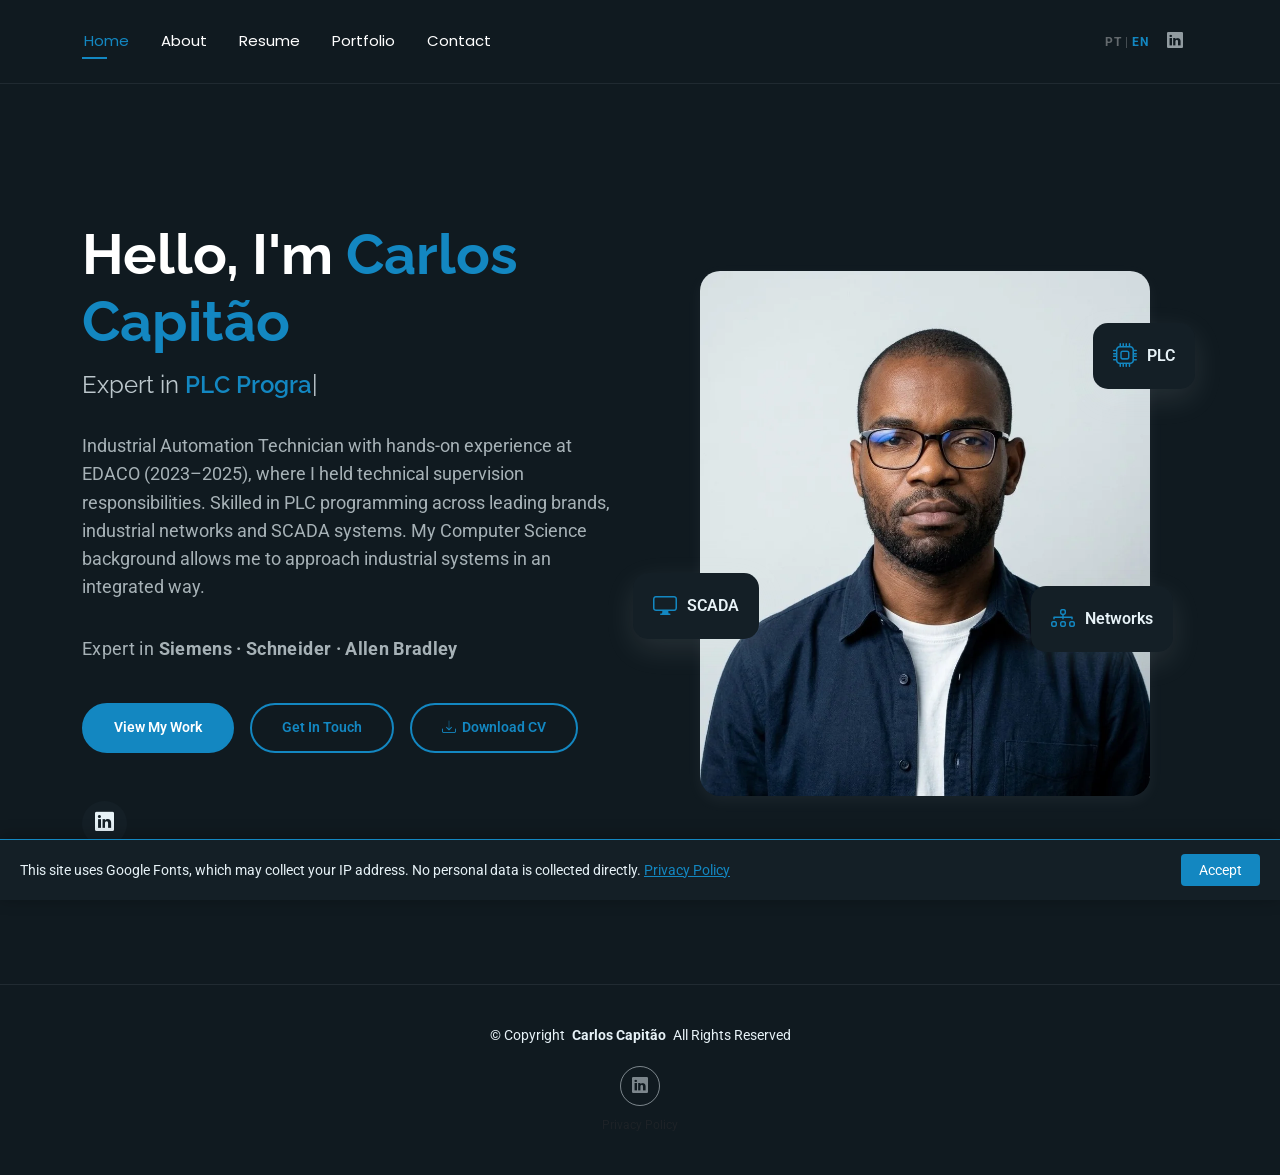
<file: index.html>
<!DOCTYPE html>
<html lang="en" data-lang="en">

<head>
  <meta charset="utf-8">
  <meta content="width=device-width, initial-scale=1.0" name="viewport">
  <title>Carlos Capitão | Industrial Automation Technician</title>
  <meta name="description" content="Carlos Capitão – Industrial Automation Technician specialising in PLC programming, SCADA systems and industrial networks. Based in Luanda, Angola.">
  <meta name="keywords" content="Carlos Capitão, Industrial Automation, PLC, SCADA, HMI, Siemens, Schneider, Allen Bradley, Luanda, Angola">
  <meta name="robots" content="index, follow">
  <link rel="canonical" href="https://carloscapitao.cc-computacao.com/index.html">

  <!-- Open Graph -->
  <meta property="og:title" content="Carlos Capitão | Industrial Automation Technician">
  <meta property="og:description" content="Industrial Automation Technician specialising in PLC programming, SCADA systems and industrial networks. Based in Luanda, Angola.">
  <meta property="og:url" content="https://carloscapitao.cc-computacao.com/index.html">
  <meta property="og:type" content="website">
  <meta property="og:image" content="https://carloscapitao.cc-computacao.com/assets/img/profile/carlos-capitao.webp">

  <!-- Twitter Card -->
  <meta name="twitter:card" content="summary_large_image">
  <meta name="twitter:title" content="Carlos Capitão | Industrial Automation Technician">
  <meta name="twitter:description" content="Industrial Automation Technician specialising in PLC programming, SCADA systems and industrial networks.">
  <meta name="twitter:image" content="https://carloscapitao.cc-computacao.com/assets/img/profile/carlos-capitao.webp">

  <!-- Favicons -->
  <link href="assets/img/profile/carlos-capitao.webp" rel="icon">
  <link href="assets/img/apple-touch-icon.png" rel="apple-touch-icon">
  <link rel="preload" as="image" href="assets/img/profile/carlos-capitao.webp">

  <!-- Fonts -->
  <link href="https://fonts.googleapis.com" rel="preconnect">
  <link href="https://fonts.gstatic.com" rel="preconnect" crossorigin>
  <link href="https://fonts.googleapis.com/css2?family=Roboto:ital,wght@0,100;0,300;0,400;0,500;0,700;0,900;1,100;1,300;1,400;1,500;1,700;1,900&family=Poppins:ital,wght@0,100;0,200;0,300;0,400;0,500;0,600;0,700;0,800;0,900;1,100;1,200;1,300;1,400;1,500;1,600;1,700;1,800;1,900&family=Raleway:ital,wght@0,100;0,200;0,300;0,400;0,500;0,600;0,700;0,800;0,900;1,100;1,200;1,300;1,400;1,500;1,600;1,700;1,800;1,900&display=swap" rel="stylesheet">

  <!-- Vendor CSS Files -->
  <link href="assets/vendor/bootstrap/css/bootstrap.min.css" rel="stylesheet">
  <link href="assets/vendor/bootstrap-icons/bootstrap-icons.css" rel="stylesheet">
  <link href="assets/vendor/aos/aos.css" rel="stylesheet">
  <link href="assets/vendor/swiper/swiper-bundle.min.css" rel="stylesheet">
  <link href="assets/vendor/glightbox/css/glightbox.min.css" rel="stylesheet">

  <!-- Main CSS File -->
  <link href="assets/css/main.css" rel="stylesheet">
</head>

<body class="index-page">

  <header id="header" class="header d-flex align-items-center light-background sticky-top">
    <div class="container position-relative d-flex align-items-center justify-content-between">

      <nav id="navmenu" class="navmenu">
        <ul>
          <li><a href="index.html" class="active"><span data-en>Home</span><span data-pt>Início</span></a></li>
          <li><a href="about.html"><span data-en>About</span><span data-pt>Sobre</span></a></li>
          <li><a href="resume.html"><span data-en>Resume</span><span data-pt>Currículo</span></a></li>
          <li><a href="portfolio.html"><span data-en>Portfolio</span><span data-pt>Portfólio</span></a></li>
          <li><a href="contact.html"><span data-en>Contact</span><span data-pt>Contacto</span></a></li>
        </ul>
        <i class="mobile-nav-toggle d-xl-none bi bi-list"></i>
      </nav>

      <div class="header-social-links">
        <button class="lang-toggle" onclick="toggleLang()"><span class="lang-pt">PT</span><span class="lang-sep"> | </span><span class="lang-en">EN</span></button>
        <a href="https://linkedin.com/in/carlosccdomingos" class="linkedin" target="_blank" rel="noopener"><i class="bi bi-linkedin"></i></a>

      </div>

    </div>
  </header>

  <main class="main">

    <!-- Hero Section -->
    <section id="hero" class="hero section">

      <div class="container" data-aos="fade-up" data-aos-delay="100">

        <div class="row gy-4 align-items-center">
          <div class="col-lg-6 order-2 order-lg-1">
            <div class="hero-content">
              <h1 data-aos="fade-up" data-aos-delay="200">
                <span data-en>Hello, I'm </span><span data-pt>Olá, sou </span><span class="highlight">Carlos Capitão</span>
              </h1>
              <h2 data-aos="fade-up" data-aos-delay="300">
                <span data-en>Expert in </span><span data-pt>Especialista em </span><span class="typed" data-typed-items="PLC Programming,Industrial Automation,SCADA Systems,HMI Development"></span>
              </h2>
              <p data-aos="fade-up" data-aos-delay="400">
                <span data-en>Industrial Automation Technician with hands-on experience at EDACO (2023–2025), where I held technical supervision responsibilities. Skilled in PLC programming across leading brands, industrial networks and SCADA systems. My Computer Science background allows me to approach industrial systems in an integrated way.</span><span data-pt>Técnico de Automação Industrial com experiência prática na EDACO (2023–2025), onde assumi responsabilidades de supervisão técnica. Especializado em programação de PLCs das principais marcas, redes industriais e sistemas SCADA. A minha formação em Informática permite-me abordar sistemas industriais de forma integrada.</span>
              </p>
              <p class="brands-line" data-aos="fade-up" data-aos-delay="450">
                <span data-en>Expert in </span><span data-pt>Especialista em </span><strong>Siemens · Schneider · Allen Bradley</strong>
              </p>
              <div class="hero-actions" data-aos="fade-up" data-aos-delay="500">
                <a href="portfolio.html" class="btn btn-primary"><span data-en>View My Work</span><span data-pt>Ver Projetos</span></a>
                <a href="contact.html" class="btn btn-outline"><span data-en>Get In Touch</span><span data-pt>Contactar</span></a>
                <span data-en><a href="assets/docs/CV_Carlos_Capitao_EN.pdf" download class="btn-download"><i class="bi bi-download"></i> Download CV</a></span>
                <span data-pt><a href="assets/docs/CV_Carlos_Capitao_PT.pdf" download class="btn-download"><i class="bi bi-download"></i> Download CV</a></span>
                <!-- PDFs a colocar em assets/docs/ -->
              </div>
              <div class="social-links" data-aos="fade-up" data-aos-delay="600">
                <a href="https://linkedin.com/in/carlosccdomingos" target="_blank" rel="noopener" aria-label="LinkedIn"><i class="bi bi-linkedin"></i></a>
              </div>
            </div>
          </div>
          <div class="col-lg-6 order-1 order-lg-2">
            <div class="hero-image" data-aos="zoom-in" data-aos-delay="300">
              <div class="image-wrapper">
                <img src="assets/img/profile/carlos-capitao.webp" alt="Carlos Capitão" class="img-fluid" loading="lazy">
                <div class="floating-elements">
                  <div class="floating-card design" data-aos="fade-left" data-aos-delay="700">
                    <i class="bi bi-cpu"></i>
                    <span>PLC</span>
                  </div>
                  <div class="floating-card code" data-aos="fade-right" data-aos-delay="800">
                    <i class="bi bi-display"></i>
                    <span>SCADA</span>
                  </div>
                  <div class="floating-card creativity" data-aos="fade-up" data-aos-delay="900">
                    <i class="bi bi-diagram-3"></i>
                    <span>Networks</span>
                  </div>
                </div>
              </div>
            </div>
          </div>
        </div>

      </div>

    </section><!-- /Hero Section -->

  </main>

  <footer id="footer" class="footer">

    <div class="container">
      <div class="copyright text-center">
        <p>© <span>Copyright</span> <strong class="px-1 sitename">Carlos Capitão</strong> <span>All Rights Reserved</span></p>
      </div>
      <div class="social-links d-flex justify-content-center">
        <a href="https://linkedin.com/in/carlosccdomingos" target="_blank" rel="noopener"><i class="bi bi-linkedin"></i></a>
      </div>
      <div class="text-center mt-2">
        <a href="privacy.html" class="text-muted small"><span data-en>Privacy Policy</span><span data-pt>Política de Privacidade</span></a>
      </div>
    </div>

  </footer>

  <!-- Cookie Banner -->
  <div id="cookie-banner" class="hidden">
    <p>
      <span data-en>This site uses Google Fonts, which may collect your IP address. No personal data is collected directly. <a href="privacy.html">Privacy Policy</a></span>
      <span data-pt>Este site utiliza Google Fonts, que pode recolher o seu endereço IP. Nenhum dado pessoal é recolhido diretamente. <a href="privacy.html">Política de Privacidade</a></span>
    </p>
    <button id="cookie-accept" class="btn-cookie">
      <span data-en>Accept</span><span data-pt>Aceitar</span>
    </button>
  </div>

  <!-- Scroll Top -->
  <a href="#" id="scroll-top" class="scroll-top d-flex align-items-center justify-content-center"><i class="bi bi-arrow-up-short"></i></a>

  <!-- Preloader -->
  <div id="preloader"></div>

  <!-- Vendor JS Files -->
  <script src="assets/vendor/bootstrap/js/bootstrap.bundle.min.js" defer></script>
  <script src="assets/vendor/aos/aos.js" defer></script>
  <script src="assets/vendor/typed.js/typed.umd.js" defer></script>
  <script src="assets/vendor/waypoints/noframework.waypoints.js" defer></script>
  <script src="assets/vendor/purecounter/purecounter_vanilla.js" defer></script>
  <script src="assets/vendor/swiper/swiper-bundle.min.js" defer></script>
  <script src="assets/vendor/imagesloaded/imagesloaded.pkgd.min.js" defer></script>
  <script src="assets/vendor/isotope-layout/isotope.pkgd.min.js" defer></script>
  <script src="assets/vendor/glightbox/js/glightbox.min.js" defer></script>

  <!-- Main JS File -->
  <script src="assets/js/main.js" defer></script>

</body>

</html>
</file>
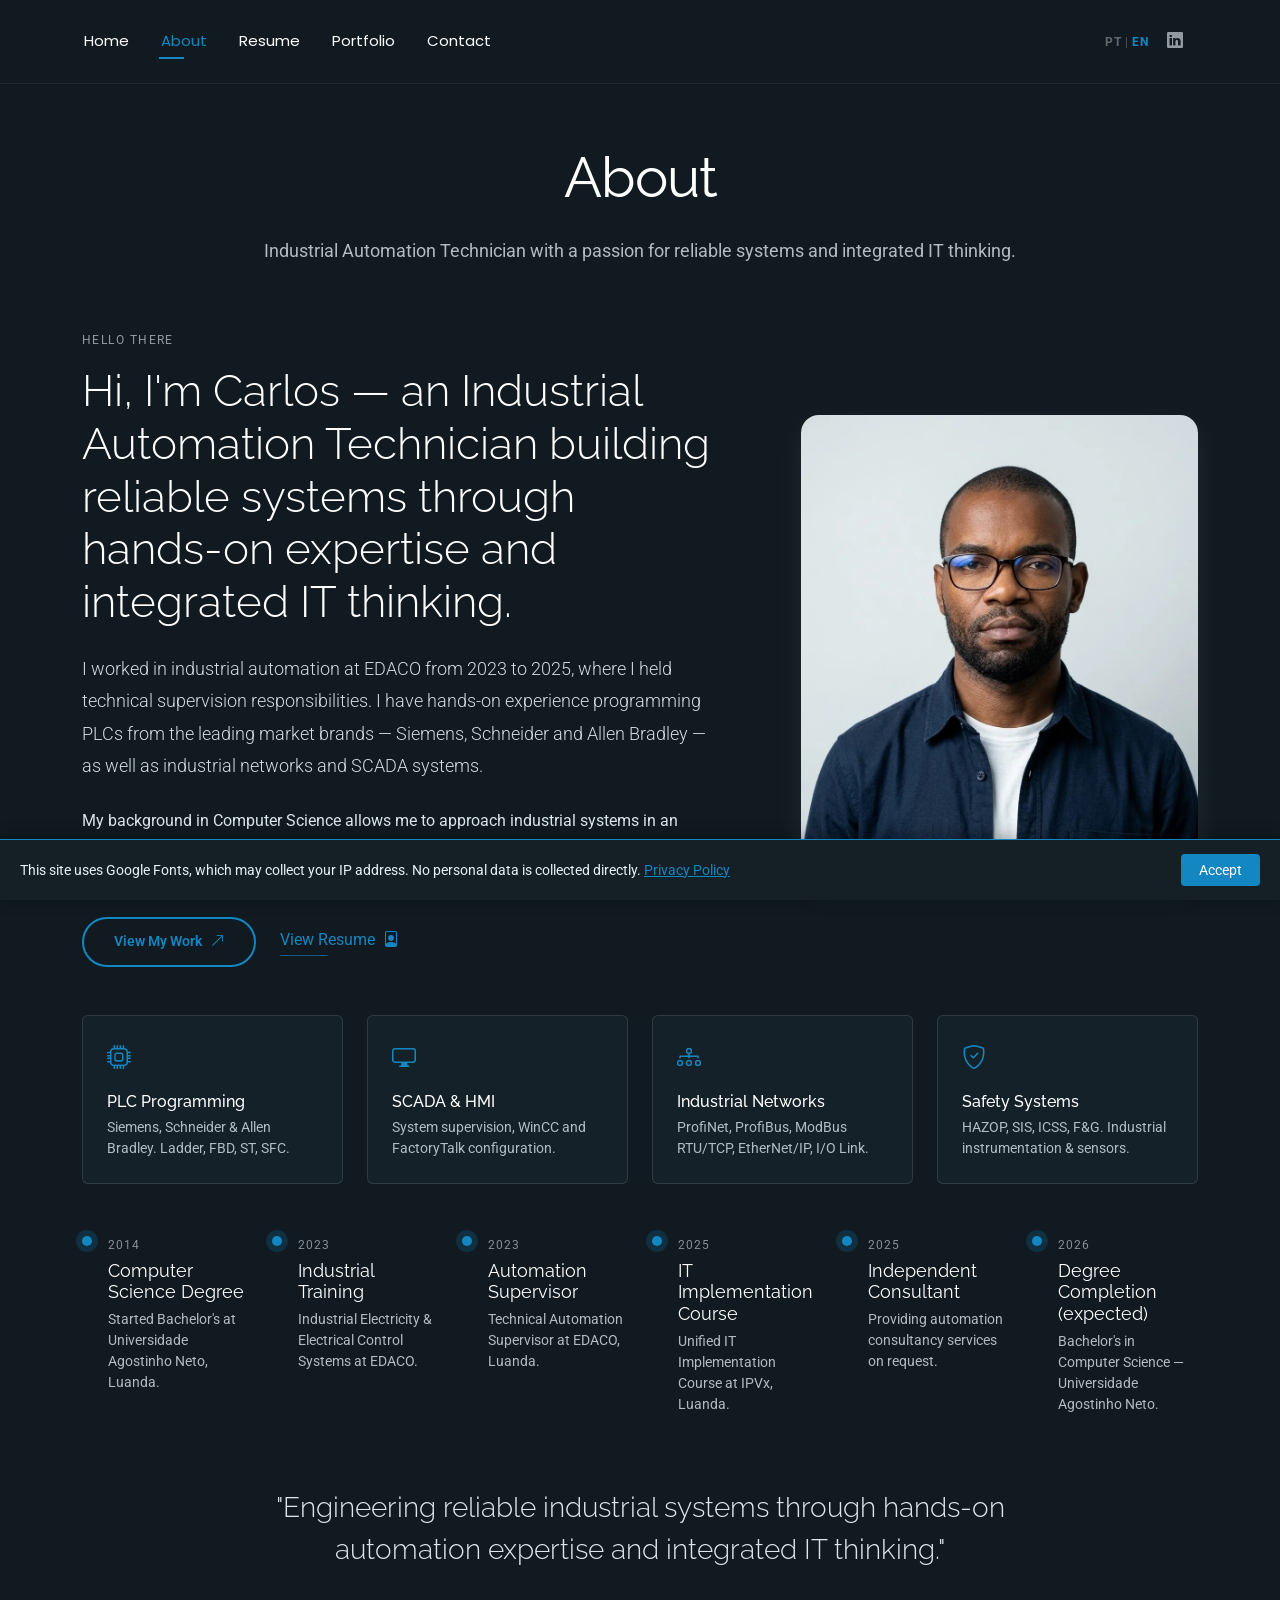
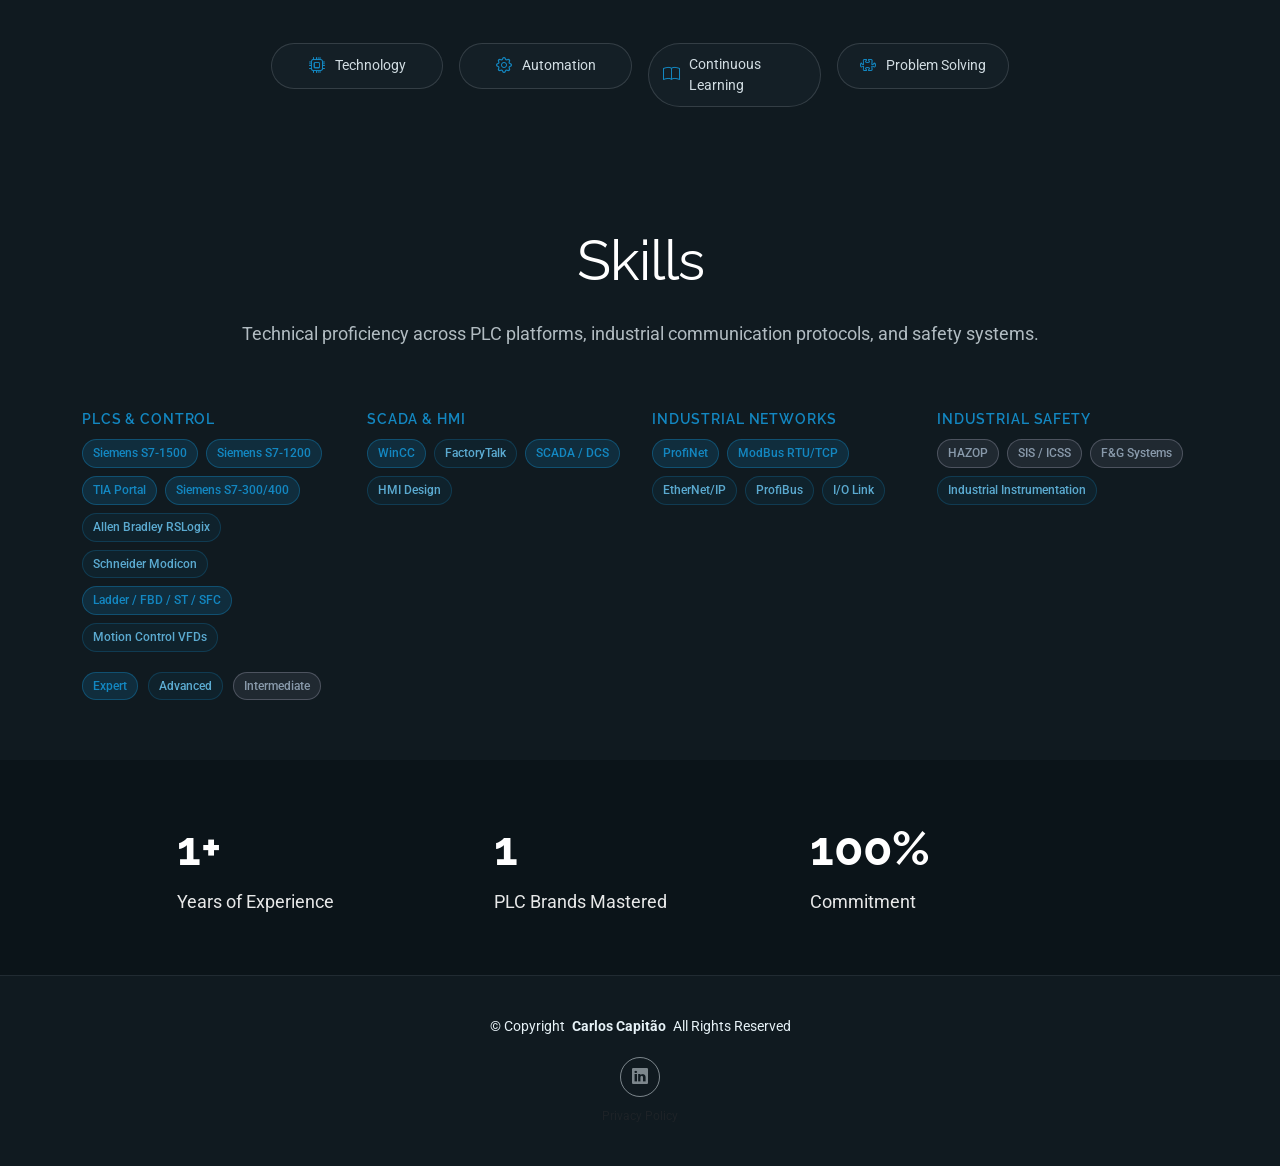
<file: about.html>
<!DOCTYPE html>
<html lang="en" data-lang="en">

<head>
  <meta charset="utf-8">
  <meta content="width=device-width, initial-scale=1.0" name="viewport">
  <title>About – Carlos Capitão</title>
  <meta name="description" content="About Carlos Capitão – Industrial Automation Technician based in Luanda, Angola.">
  <meta name="keywords" content="Carlos Capitão, About, Industrial Automation, PLC, SCADA, Luanda">
  <meta name="robots" content="index, follow">
  <link rel="canonical" href="https://carloscapitao.cc-computacao.com/about.html">

  <!-- Open Graph -->
  <meta property="og:title" content="About – Carlos Capitão">
  <meta property="og:description" content="About Carlos Capitão – Industrial Automation Technician based in Luanda, Angola.">
  <meta property="og:url" content="https://carloscapitao.cc-computacao.com/about.html">
  <meta property="og:type" content="website">
  <meta property="og:image" content="https://carloscapitao.cc-computacao.com/assets/img/profile/carlos-capitao.webp">

  <!-- Twitter Card -->
  <meta name="twitter:card" content="summary_large_image">
  <meta name="twitter:title" content="About – Carlos Capitão">
  <meta name="twitter:description" content="Industrial Automation Technician based in Luanda, Angola.">
  <meta name="twitter:image" content="https://carloscapitao.cc-computacao.com/assets/img/profile/carlos-capitao.webp">

  <!-- Favicons -->
  <link href="assets/img/profile/carlos-capitao.webp" rel="icon">
  <link href="assets/img/apple-touch-icon.png" rel="apple-touch-icon">
  <link rel="preload" as="image" href="assets/img/profile/carlos-capitao.webp">

  <!-- Fonts -->
  <link href="https://fonts.googleapis.com" rel="preconnect">
  <link href="https://fonts.gstatic.com" rel="preconnect" crossorigin>
  <link href="https://fonts.googleapis.com/css2?family=Roboto:ital,wght@0,100;0,300;0,400;0,500;0,700;0,900;1,100;1,300;1,400;1,500;1,700;1,900&family=Poppins:ital,wght@0,100;0,200;0,300;0,400;0,500;0,600;0,700;0,800;0,900;1,100;1,200;1,300;1,400;1,500;1,600;1,700;1,800;1,900&family=Raleway:ital,wght@0,100;0,200;0,300;0,400;0,500;0,600;0,700;0,800;0,900;1,100;1,200;1,300;1,400;1,500;1,600;1,700;1,800;1,900&display=swap" rel="stylesheet">

  <!-- Vendor CSS Files -->
  <link href="assets/vendor/bootstrap/css/bootstrap.min.css" rel="stylesheet">
  <link href="assets/vendor/bootstrap-icons/bootstrap-icons.css" rel="stylesheet">
  <link href="assets/vendor/aos/aos.css" rel="stylesheet">
  <link href="assets/vendor/swiper/swiper-bundle.min.css" rel="stylesheet">
  <link href="assets/vendor/glightbox/css/glightbox.min.css" rel="stylesheet">

  <!-- Main CSS File -->
  <link href="assets/css/main.css" rel="stylesheet">
</head>

<body class="about-page">

  <header id="header" class="header d-flex align-items-center light-background sticky-top">
    <div class="container position-relative d-flex align-items-center justify-content-between">

      <nav id="navmenu" class="navmenu">
        <ul>
          <li><a href="index.html"><span data-en>Home</span><span data-pt>Início</span></a></li>
          <li><a href="about.html" class="active"><span data-en>About</span><span data-pt>Sobre</span></a></li>
          <li><a href="resume.html"><span data-en>Resume</span><span data-pt>Currículo</span></a></li>
          <li><a href="portfolio.html"><span data-en>Portfolio</span><span data-pt>Portfólio</span></a></li>
          <li><a href="contact.html"><span data-en>Contact</span><span data-pt>Contacto</span></a></li>
        </ul>
        <i class="mobile-nav-toggle d-xl-none bi bi-list"></i>
      </nav>

      <div class="header-social-links">
        <button class="lang-toggle" onclick="toggleLang()"><span class="lang-pt">PT</span><span class="lang-sep"> | </span><span class="lang-en">EN</span></button>
        <a href="https://linkedin.com/in/carlosccdomingos" class="linkedin" target="_blank" rel="noopener"><i class="bi bi-linkedin"></i></a>

      </div>

    </div>
  </header>

  <main class="main">

    <!-- About Section -->
    <section id="about" class="about section">

      <!-- Section Title -->
      <div class="container section-title" data-aos="fade-up">
        <h2><span data-en>About</span><span data-pt>Sobre</span></h2>
        <p><span data-en>Industrial Automation Technician with a passion for reliable systems and integrated IT thinking.</span><span data-pt>Técnico de Automação Industrial com paixão por sistemas fiáveis e visão integrada de TI.</span></p>
      </div>

      <div class="container" data-aos="fade-up" data-aos-delay="100">

        <!-- Intro + Photo -->
        <div class="row align-items-center justify-content-between gy-5 mb-5">
          <div class="col-lg-7" data-aos="fade-right" data-aos-delay="150">
            <div class="intro-content">
              <span class="eyebrow"><span data-en>Hello there</span><span data-pt>Olá</span></span>
              <h2 class="headline">
                <span data-en>Hi, I'm Carlos — an Industrial Automation Technician building reliable systems through hands-on expertise and integrated IT thinking.</span>
                <span data-pt>Olá, sou o Carlos — Técnico de Automação Industrial que constrói sistemas fiáveis com experiência prática e visão integrada de TI.</span>
              </h2>
              <p class="lead">
                <span data-en>I worked in industrial automation at EDACO from 2023 to 2025, where I held technical supervision responsibilities. I have hands-on experience programming PLCs from the leading market brands — Siemens, Schneider and Allen Bradley — as well as industrial networks and SCADA systems.</span>
                <span data-pt>Trabalhei em automação industrial na EDACO de 2023 a 2025, onde assumi responsabilidades de supervisão técnica. Tenho experiência prática na programação de PLCs das principais marcas do mercado — Siemens, Schneider e Allen Bradley — bem como em redes industriais e sistemas SCADA.</span>
              </p>
              <p>
                <span data-en>My background in Computer Science allows me to approach industrial systems in an integrated way, which has proven useful in the projects I have been involved in. I continue to provide consultancy to EDACO on request.</span>
                <span data-pt>A minha formação em Ciências da Computação permite-me abordar sistemas industriais de forma integrada, o que tem sido útil nos projetos em que estive envolvido. Continuo a prestar consultoria à EDACO sob pedido.</span>
              </p>

              <div class="cta-group">
                <a href="portfolio.html" class="btn-ghost">
                  <span data-en>View My Work</span><span data-pt>Ver Projetos</span> <i class="bi bi-arrow-up-right"></i>
                </a>
                <a href="resume.html" class="link-underline">
                  <span data-en>View Resume</span><span data-pt>Ver Currículo</span> <i class="bi bi-file-person"></i>
                </a>
              </div>
            </div>
          </div>

          <div class="col-lg-5" data-aos="zoom-in" data-aos-delay="250">
            <figure class="profile-figure text-center text-lg-end">
              <img src="assets/img/profile/carlos-capitao.webp" alt="Carlos Capitão" class="img-fluid profile-photo" loading="lazy">
            </figure>
          </div>
        </div>
        <!-- End Intro + Photo -->

        <!-- Skills Grid -->
        <div class="mb-5">
          <div class="row g-4">
            <div class="col-6 col-md-4 col-lg-3" data-aos="fade-up" data-aos-delay="120">
              <div class="skill-item">
                <i class="bi bi-cpu"></i>
                <h3>PLC Programming</h3>
                <p><span data-en>Siemens, Schneider &amp; Allen Bradley. Ladder, FBD, ST, SFC.</span><span data-pt>Siemens, Schneider e Allen Bradley. Ladder, FBD, ST, SFC.</span></p>
              </div>
            </div>
            <div class="col-6 col-md-4 col-lg-3" data-aos="fade-up" data-aos-delay="180">
              <div class="skill-item">
                <i class="bi bi-display"></i>
                <h3>SCADA &amp; HMI</h3>
                <p><span data-en>System supervision, WinCC and FactoryTalk configuration.</span><span data-pt>Supervisão de sistemas, configuração WinCC e FactoryTalk.</span></p>
              </div>
            </div>
            <div class="col-6 col-md-4 col-lg-3" data-aos="fade-up" data-aos-delay="240">
              <div class="skill-item">
                <i class="bi bi-diagram-3"></i>
                <h3><span data-en>Industrial Networks</span><span data-pt>Redes Industriais</span></h3>
                <p>ProfiNet, ProfiBus, ModBus RTU/TCP, EtherNet/IP, I/O Link.</p>
              </div>
            </div>
            <div class="col-6 col-md-4 col-lg-3" data-aos="fade-up" data-aos-delay="300">
              <div class="skill-item">
                <i class="bi bi-shield-check"></i>
                <h3><span data-en>Safety Systems</span><span data-pt>Sistemas de Segurança</span></h3>
                <p>HAZOP, SIS, ICSS, F&amp;G. <span data-en>Industrial instrumentation &amp; sensors.</span><span data-pt>Instrumentação industrial e sensores.</span></p>
              </div>
            </div>
          </div>
        </div>
        <!-- End Skills Grid -->

        <!-- Journey Timeline -->
        <div class="mb-5">
          <div class="row g-4">
            <div class="col-md-4 col-lg-2" data-aos="fade-up" data-aos-delay="100">
              <article class="timeline-item">
                <span class="dot"></span>
                <time>2014</time>
                <h4><span data-en>Computer Science Degree</span><span data-pt>Licenciatura em Informática</span></h4>
                <p><span data-en>Started Bachelor's at Universidade Agostinho Neto, Luanda.</span><span data-pt>Início da Licenciatura na Universidade Agostinho Neto, Luanda.</span></p>
              </article>
            </div>
            <div class="col-md-4 col-lg-2" data-aos="fade-up" data-aos-delay="150">
              <article class="timeline-item">
                <span class="dot"></span>
                <time>2023</time>
                <h4><span data-en>Industrial Training</span><span data-pt>Formação Industrial</span></h4>
                <p><span data-en>Industrial Electricity &amp; Electrical Control Systems at EDACO.</span><span data-pt>Eletricidade Industrial e Sistemas de Controlo Elétrico na EDACO.</span></p>
              </article>
            </div>
            <div class="col-md-4 col-lg-2" data-aos="fade-up" data-aos-delay="200">
              <article class="timeline-item">
                <span class="dot"></span>
                <time>2023</time>
                <h4><span data-en>Automation Supervisor</span><span data-pt>Supervisor de Automação</span></h4>
                <p><span data-en>Technical Automation Supervisor at EDACO, Luanda.</span><span data-pt>Supervisor Técnico de Automação na EDACO, Luanda.</span></p>
              </article>
            </div>
            <div class="col-md-4 col-lg-2" data-aos="fade-up" data-aos-delay="250">
              <article class="timeline-item">
                <span class="dot"></span>
                <time>2025</time>
                <h4><span data-en>IT Implementation Course</span><span data-pt>Curso de TI — IPVx</span></h4>
                <p><span data-en>Unified IT Implementation Course at IPVx, Luanda.</span><span data-pt>Curso de Implementação Unificada de TI no IPVx, Luanda.</span></p>
              </article>
            </div>
            <div class="col-md-4 col-lg-2" data-aos="fade-up" data-aos-delay="300">
              <article class="timeline-item">
                <span class="dot"></span>
                <time>2025</time>
                <h4><span data-en>Independent Consultant</span><span data-pt>Consultor Independente</span></h4>
                <p><span data-en>Providing automation consultancy services on request.</span><span data-pt>Prestação de serviços de consultoria em automação sob pedido.</span></p>
              </article>
            </div>
            <div class="col-md-4 col-lg-2" data-aos="fade-up" data-aos-delay="350">
              <article class="timeline-item">
                <span class="dot"></span>
                <time>2026</time>
                <h4><span data-en>Degree Completion (expected)</span><span data-pt>Conclusão da Licenciatura (previsto)</span></h4>
                <p><span data-en>Bachelor's in Computer Science — Universidade Agostinho Neto.</span><span data-pt>Licenciatura em Ciências da Computação — Universidade Agostinho Neto.</span></p>
              </article>
            </div>
          </div>
        </div>
        <!-- End Journey Timeline -->

        <!-- Quote -->
        <blockquote class="personal-quote text-center mb-5" data-aos="fade-down" data-aos-delay="200">
          <p>
            <span data-en>"Engineering reliable industrial systems through hands-on automation expertise and integrated IT thinking."</span>
            <span data-pt>"Construir sistemas industriais fiáveis com experiência prática em automação e visão integrada de TI."</span>
          </p>
        </blockquote>
        <!-- End Quote -->

        <!-- Fun Facts -->
        <div class="row g-3 justify-content-center">
          <div class="col-6 col-md-3 col-lg-2" data-aos="zoom-in" data-aos-delay="120">
            <div class="fact-pill">
              <i class="bi bi-cpu"></i>
              <span><span data-en>Technology</span><span data-pt>Tecnologia</span></span>
            </div>
          </div>
          <div class="col-6 col-md-3 col-lg-2" data-aos="zoom-in" data-aos-delay="160">
            <div class="fact-pill">
              <i class="bi bi-gear"></i>
              <span><span data-en>Automation</span><span data-pt>Automação</span></span>
            </div>
          </div>
          <div class="col-6 col-md-3 col-lg-2" data-aos="zoom-in" data-aos-delay="200">
            <div class="fact-pill">
              <i class="bi bi-book"></i>
              <span><span data-en>Continuous Learning</span><span data-pt>Aprendizagem</span></span>
            </div>
          </div>
          <div class="col-6 col-md-3 col-lg-2" data-aos="zoom-in" data-aos-delay="240">
            <div class="fact-pill">
              <i class="bi bi-puzzle"></i>
              <span><span data-en>Problem Solving</span><span data-pt>Resolução de Problemas</span></span>
            </div>
          </div>
        </div>
        <!-- End Fun Facts -->

      </div>

    </section><!-- /About Section -->

    <!-- Skills Section -->
    <section id="skills" class="skills section">

      <!-- Section Title -->
      <div class="container section-title" data-aos="fade-up">
        <h2><span data-en>Skills</span><span data-pt>Competências</span></h2>
        <p><span data-en>Technical proficiency across PLC platforms, industrial communication protocols, and safety systems.</span><span data-pt>Proficiência técnica em plataformas PLC, protocolos de comunicação industrial e sistemas de segurança.</span></p>
      </div>

      <div class="container" data-aos="fade-up" data-aos-delay="100">

        <div class="skills-grid">

          <!-- PLCs & Controlo -->
          <div class="skill-group">
            <h4><span data-en>PLCs &amp; Control</span><span data-pt>PLCs &amp; Controlo</span></h4>
            <div class="skill-tags">
              <span class="tag tag-expert">Siemens S7-1500</span>
              <span class="tag tag-expert">Siemens S7-1200</span>
              <span class="tag tag-expert">TIA Portal</span>
              <span class="tag tag-expert">Siemens S7-300/400</span>
              <span class="tag tag-advanced">Allen Bradley RSLogix</span>
              <span class="tag tag-advanced">Schneider Modicon</span>
              <span class="tag tag-expert">Ladder / FBD / ST / SFC</span>
              <span class="tag tag-advanced"><span data-en>Motion Control VFDs</span><span data-pt>Motion Control VFDs</span></span>
            </div>
          </div>

          <!-- SCADA & HMI -->
          <div class="skill-group">
            <h4>SCADA &amp; HMI</h4>
            <div class="skill-tags">
              <span class="tag tag-expert">WinCC</span>
              <span class="tag tag-advanced">FactoryTalk</span>
              <span class="tag tag-expert">SCADA / DCS</span>
              <span class="tag tag-advanced">HMI Design</span>
            </div>
          </div>

          <!-- Redes Industriais -->
          <div class="skill-group">
            <h4><span data-en>Industrial Networks</span><span data-pt>Redes Industriais</span></h4>
            <div class="skill-tags">
              <span class="tag tag-expert">ProfiNet</span>
              <span class="tag tag-expert">ModBus RTU/TCP</span>
              <span class="tag tag-advanced">EtherNet/IP</span>
              <span class="tag tag-advanced">ProfiBus</span>
              <span class="tag tag-advanced">I/O Link</span>
            </div>
          </div>

          <!-- Segurança Industrial -->
          <div class="skill-group">
            <h4><span data-en>Industrial Safety</span><span data-pt>Segurança Industrial</span></h4>
            <div class="skill-tags">
              <span class="tag tag-intermediate">HAZOP</span>
              <span class="tag tag-intermediate">SIS / ICSS</span>
              <span class="tag tag-intermediate">F&amp;G Systems</span>
              <span class="tag tag-advanced"><span data-en>Industrial Instrumentation</span><span data-pt>Instrumentação Industrial</span></span>
            </div>
          </div>

        </div>

        <!-- Legend -->
        <div class="skills-legend" data-aos="fade-up" data-aos-delay="200">
          <span class="tag tag-expert"><span data-en>Expert</span><span data-pt>Especialista</span></span>
          <span class="tag tag-advanced"><span data-en>Advanced</span><span data-pt>Avançado</span></span>
          <span class="tag tag-intermediate"><span data-en>Intermediate</span><span data-pt>Intermédio</span></span>
        </div>

      </div>

    </section><!-- /Skills Section -->

    <!-- Stats Section -->
    <section id="stats" class="stats section dark-background">

      <div class="container" data-aos="fade-up" data-aos-delay="100">

        <div class="row align-items-center justify-content-center">
          <div class="col-lg-10">
            <div class="row counters">
              <div class="col-md-4" data-aos="fade-up" data-aos-delay="200">
                <h2><span data-purecounter-start="0" data-purecounter-end="2" data-purecounter-duration="1" class="purecounter"></span>+</h2>
                <p><span data-en>Years of Experience</span><span data-pt>Anos de Experiência</span></p>
              </div>
              <div class="col-md-4" data-aos="fade-up" data-aos-delay="300">
                <h2><span data-purecounter-start="0" data-purecounter-end="3" data-purecounter-duration="1" class="purecounter"></span></h2>
                <p><span data-en>PLC Brands Mastered</span><span data-pt>Marcas de PLC Dominadas</span></p>
              </div>
              <div class="col-md-4" data-aos="fade-up" data-aos-delay="400">
                <h2>100%</h2>
                <p><span data-en>Commitment</span><span data-pt>Dedicação</span></p>
              </div>
            </div>
          </div>
        </div>

      </div>

    </section><!-- /Stats Section -->

  </main>

  <footer id="footer" class="footer">

    <div class="container">
      <div class="copyright text-center">
        <p>© <span>Copyright</span> <strong class="px-1 sitename">Carlos Capitão</strong> <span>All Rights Reserved</span></p>
      </div>
      <div class="social-links d-flex justify-content-center">
        <a href="https://linkedin.com/in/carlosccdomingos" target="_blank" rel="noopener"><i class="bi bi-linkedin"></i></a>

      </div>
      <div class="text-center mt-2">
        <a href="privacy.html" class="text-muted small"><span data-en>Privacy Policy</span><span data-pt>Política de Privacidade</span></a>
      </div>
    </div>

  </footer>

  <!-- Cookie Banner -->
  <div id="cookie-banner" class="hidden">
    <p>
      <span data-en>This site uses Google Fonts, which may collect your IP address. No personal data is collected directly. <a href="privacy.html">Privacy Policy</a></span>
      <span data-pt>Este site utiliza Google Fonts, que pode recolher o seu endereço IP. Nenhum dado pessoal é recolhido diretamente. <a href="privacy.html">Política de Privacidade</a></span>
    </p>
    <button id="cookie-accept" class="btn-cookie">
      <span data-en>Accept</span><span data-pt>Aceitar</span>
    </button>
  </div>

  <!-- Scroll Top -->
  <a href="#" id="scroll-top" class="scroll-top d-flex align-items-center justify-content-center"><i class="bi bi-arrow-up-short"></i></a>

  <!-- Preloader -->
  <div id="preloader"></div>

  <!-- Vendor JS Files -->
  <script src="assets/vendor/bootstrap/js/bootstrap.bundle.min.js" defer></script>
  <script src="assets/vendor/aos/aos.js" defer></script>
  <script src="assets/vendor/typed.js/typed.umd.js" defer></script>
  <script src="assets/vendor/waypoints/noframework.waypoints.js" defer></script>
  <script src="assets/vendor/purecounter/purecounter_vanilla.js" defer></script>
  <script src="assets/vendor/swiper/swiper-bundle.min.js" defer></script>
  <script src="assets/vendor/imagesloaded/imagesloaded.pkgd.min.js" defer></script>
  <script src="assets/vendor/isotope-layout/isotope.pkgd.min.js" defer></script>
  <script src="assets/vendor/glightbox/js/glightbox.min.js" defer></script>

  <!-- Main JS File -->
  <script src="assets/js/main.js" defer></script>

</body>

</html>
</file>
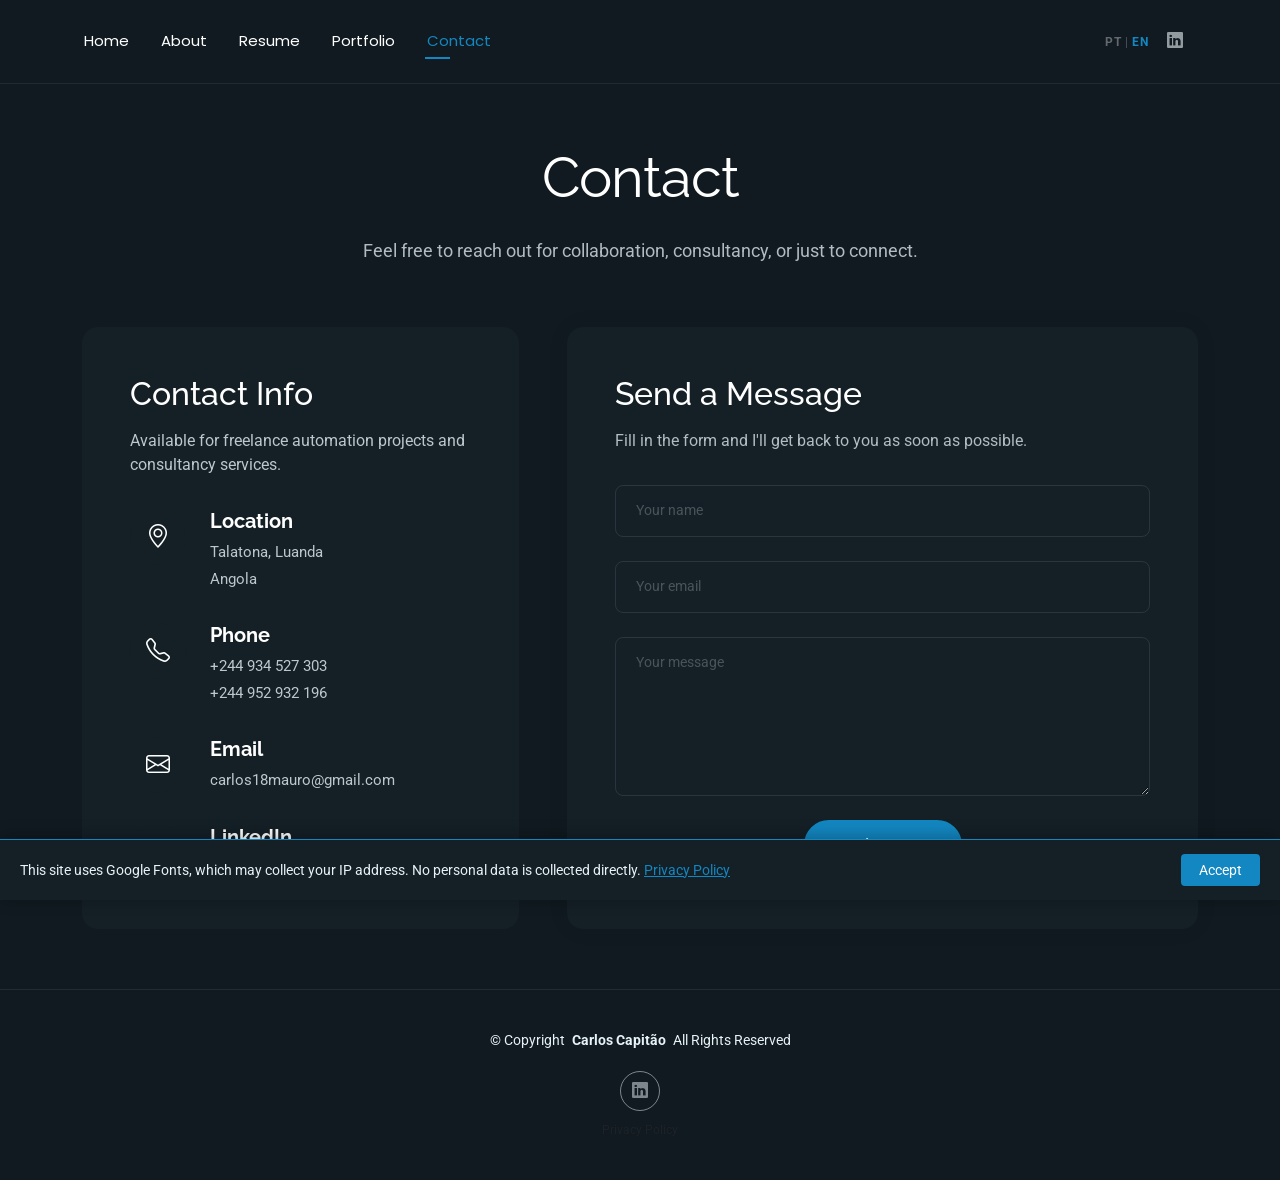
<file: contact.html>
<!DOCTYPE html>
<html lang="en" data-lang="en">

<head>
  <meta charset="utf-8">
  <meta content="width=device-width, initial-scale=1.0" name="viewport">
  <title>Contact – Carlos Capitão</title>
  <meta name="description" content="Contact Carlos Capitão – Industrial Automation Technician based in Luanda, Angola.">
  <meta name="keywords" content="Carlos Capitão, Contact, Industrial Automation, Luanda, Angola">
  <meta name="robots" content="index, follow">
  <link rel="canonical" href="https://carloscapitao.cc-computacao.com/contact.html">

  <!-- Open Graph -->
  <meta property="og:title" content="Contact – Carlos Capitão">
  <meta property="og:description" content="Contact Carlos Capitão – Industrial Automation Technician based in Luanda, Angola.">
  <meta property="og:url" content="https://carloscapitao.cc-computacao.com/contact.html">
  <meta property="og:type" content="website">
  <meta property="og:image" content="https://carloscapitao.cc-computacao.com/assets/img/profile/carlos-capitao.webp">

  <!-- Twitter Card -->
  <meta name="twitter:card" content="summary_large_image">
  <meta name="twitter:title" content="Contact – Carlos Capitão">
  <meta name="twitter:description" content="Get in touch with Carlos Capitão, Industrial Automation Technician.">
  <meta name="twitter:image" content="https://carloscapitao.cc-computacao.com/assets/img/profile/carlos-capitao.webp">

  <!-- Favicons -->
  <link href="assets/img/profile/carlos-capitao.webp" rel="icon">
  <link href="assets/img/apple-touch-icon.png" rel="apple-touch-icon">

  <!-- Fonts -->
  <link href="https://fonts.googleapis.com" rel="preconnect">
  <link href="https://fonts.gstatic.com" rel="preconnect" crossorigin>
  <link href="https://fonts.googleapis.com/css2?family=Roboto:ital,wght@0,100;0,300;0,400;0,500;0,700;0,900;1,100;1,300;1,400;1,500;1,700;1,900&family=Poppins:ital,wght@0,100;0,200;0,300;0,400;0,500;0,600;0,700;0,800;0,900;1,100;1,200;1,300;1,400;1,500;1,600;1,700;1,800;1,900&family=Raleway:ital,wght@0,100;0,200;0,300;0,400;0,500;0,600;0,700;0,800;0,900;1,100;1,200;1,300;1,400;1,500;1,600;1,700;1,800;1,900&display=swap" rel="stylesheet">

  <!-- Vendor CSS Files -->
  <link href="assets/vendor/bootstrap/css/bootstrap.min.css" rel="stylesheet">
  <link href="assets/vendor/bootstrap-icons/bootstrap-icons.css" rel="stylesheet">
  <link href="assets/vendor/aos/aos.css" rel="stylesheet">
  <link href="assets/vendor/swiper/swiper-bundle.min.css" rel="stylesheet">
  <link href="assets/vendor/glightbox/css/glightbox.min.css" rel="stylesheet">

  <!-- Main CSS File -->
  <link href="assets/css/main.css" rel="stylesheet">
</head>

<body class="contact-page">

  <header id="header" class="header d-flex align-items-center light-background sticky-top">
    <div class="container position-relative d-flex align-items-center justify-content-between">

      <nav id="navmenu" class="navmenu">
        <ul>
          <li><a href="index.html"><span data-en>Home</span><span data-pt>Início</span></a></li>
          <li><a href="about.html"><span data-en>About</span><span data-pt>Sobre</span></a></li>
          <li><a href="resume.html"><span data-en>Resume</span><span data-pt>Currículo</span></a></li>
          <li><a href="portfolio.html"><span data-en>Portfolio</span><span data-pt>Portfólio</span></a></li>
          <li><a href="contact.html" class="active"><span data-en>Contact</span><span data-pt>Contacto</span></a></li>
        </ul>
        <i class="mobile-nav-toggle d-xl-none bi bi-list"></i>
      </nav>

      <div class="header-social-links">
        <button class="lang-toggle" onclick="toggleLang()"><span class="lang-pt">PT</span><span class="lang-sep"> | </span><span class="lang-en">EN</span></button>
        <a href="https://linkedin.com/in/carlosccdomingos" class="linkedin" target="_blank" rel="noopener"><i class="bi bi-linkedin"></i></a>

      </div>

    </div>
  </header>

  <main class="main">

    <!-- Contact Section -->
    <section id="contact" class="contact section">

      <!-- Section Title -->
      <div class="container section-title" data-aos="fade-up">
        <h2><span data-en>Contact</span><span data-pt>Contacto</span></h2>
        <p><span data-en>Feel free to reach out for collaboration, consultancy, or just to connect.</span><span data-pt>Fique à vontade para contactar para colaboração, consultoria ou simplesmente para falar.</span></p>
      </div>

      <div class="container" data-aos="fade-up" data-aos-delay="100">

        <div class="row g-4 g-lg-5">
          <div class="col-lg-5">
            <div class="info-box" data-aos="fade-up" data-aos-delay="200">
              <h3><span data-en>Contact Info</span><span data-pt>Informações de Contacto</span></h3>
              <p><span data-en>Available for freelance automation projects and consultancy services.</span><span data-pt>Disponível para projetos de automação freelance e serviços de consultoria.</span></p>

              <div class="info-item" data-aos="fade-up" data-aos-delay="300">
                <div class="icon-box">
                  <i class="bi bi-geo-alt"></i>
                </div>
                <div class="content">
                  <h4><span data-en>Location</span><span data-pt>Localização</span></h4>
                  <p>Talatona, Luanda</p>
                  <p>Angola</p>
                </div>
              </div>

              <div class="info-item" data-aos="fade-up" data-aos-delay="400">
                <div class="icon-box">
                  <i class="bi bi-telephone"></i>
                </div>
                <div class="content">
                  <h4><span data-en>Phone</span><span data-pt>Telefone</span></h4>
                  <p>+244 934 527 303</p>
                  <p>+244 952 932 196</p>
                </div>
              </div>

              <div class="info-item" data-aos="fade-up" data-aos-delay="500">
                <div class="icon-box">
                  <i class="bi bi-envelope"></i>
                </div>
                <div class="content">
                  <h4>Email</h4>
                  <p>carlos18mauro@gmail.com</p>
                </div>
              </div>

              <div class="info-item" data-aos="fade-up" data-aos-delay="600">
                <div class="icon-box">
                  <i class="bi bi-linkedin"></i>
                </div>
                <div class="content">
                  <h4>LinkedIn</h4>
                  <p><a href="https://linkedin.com/in/carlosccdomingos" target="_blank" rel="noopener">linkedin.com/in/carlosccdomingos</a></p>
                </div>
              </div>

            </div>
          </div>

          <!-- Contact Form -->
          <div class="col-lg-7" data-aos="fade-up" data-aos-delay="300">
            <form action="https://formspree.io/f/xvznbgvp" method="POST" class="contact-form">
              <h3>
                <span data-en>Send a Message</span>
                <span data-pt>Enviar Mensagem</span>
              </h3>
              <p>
                <span data-en>Fill in the form and I'll get back to you as soon as possible.</span>
                <span data-pt>Preencha o formulário e responderei o mais brevemente possível.</span>
              </p>
              <div class="row gy-4">
                <div class="col-12">
                  <label for="contact-name" class="visually-hidden">
                    <span data-en>Name</span><span data-pt>Nome</span>
                  </label>
                  <input type="text" id="contact-name" name="name" class="form-control"
                    placeholder="" data-en-placeholder="Your name" data-pt-placeholder="O seu nome" required>
                </div>
                <div class="col-12">
                  <label for="contact-email" class="visually-hidden">Email</label>
                  <input type="email" id="contact-email" name="email" class="form-control"
                    placeholder="" data-en-placeholder="Your email" data-pt-placeholder="O seu email" required>
                </div>
                <div class="col-12">
                  <label for="contact-message" class="visually-hidden">
                    <span data-en>Message</span><span data-pt>Mensagem</span>
                  </label>
                  <textarea id="contact-message" name="message" class="form-control" rows="6"
                    placeholder="" data-en-placeholder="Your message" data-pt-placeholder="A sua mensagem" required></textarea>
                </div>
                <div class="col-12 text-center">
                  <button type="submit" class="btn">
                    <span data-en>Send Message</span><span data-pt>Enviar Mensagem</span>
                  </button>
                </div>
              </div>
            </form>
          </div>

        </div>

      </div>

    </section><!-- /Contact Section -->

  </main>

  <footer id="footer" class="footer">

    <div class="container">
      <div class="copyright text-center">
        <p>© <span>Copyright</span> <strong class="px-1 sitename">Carlos Capitão</strong> <span>All Rights Reserved</span></p>
      </div>
      <div class="social-links d-flex justify-content-center">
        <a href="https://linkedin.com/in/carlosccdomingos" target="_blank" rel="noopener"><i class="bi bi-linkedin"></i></a>

      </div>
      <div class="text-center mt-2">
        <a href="privacy.html" class="text-muted small"><span data-en>Privacy Policy</span><span data-pt>Política de Privacidade</span></a>
      </div>
    </div>

  </footer>

  <!-- Cookie Banner -->
  <div id="cookie-banner" class="hidden">
    <p>
      <span data-en>This site uses Google Fonts, which may collect your IP address. No personal data is collected directly. <a href="privacy.html">Privacy Policy</a></span>
      <span data-pt>Este site utiliza Google Fonts, que pode recolher o seu endereço IP. Nenhum dado pessoal é recolhido diretamente. <a href="privacy.html">Política de Privacidade</a></span>
    </p>
    <button id="cookie-accept" class="btn-cookie">
      <span data-en>Accept</span><span data-pt>Aceitar</span>
    </button>
  </div>

  <!-- Scroll Top -->
  <a href="#" id="scroll-top" class="scroll-top d-flex align-items-center justify-content-center"><i class="bi bi-arrow-up-short"></i></a>

  <!-- Preloader -->
  <div id="preloader"></div>

  <!-- Vendor JS Files -->
  <script src="assets/vendor/bootstrap/js/bootstrap.bundle.min.js" defer></script>
  <script src="assets/vendor/aos/aos.js" defer></script>
  <script src="assets/vendor/typed.js/typed.umd.js" defer></script>
  <script src="assets/vendor/waypoints/noframework.waypoints.js" defer></script>
  <script src="assets/vendor/purecounter/purecounter_vanilla.js" defer></script>
  <script src="assets/vendor/swiper/swiper-bundle.min.js" defer></script>
  <script src="assets/vendor/imagesloaded/imagesloaded.pkgd.min.js" defer></script>
  <script src="assets/vendor/isotope-layout/isotope.pkgd.min.js" defer></script>
  <script src="assets/vendor/glightbox/js/glightbox.min.js" defer></script>

  <!-- Main JS File -->
  <script src="assets/js/main.js" defer></script>

</body>

</html>
</file>
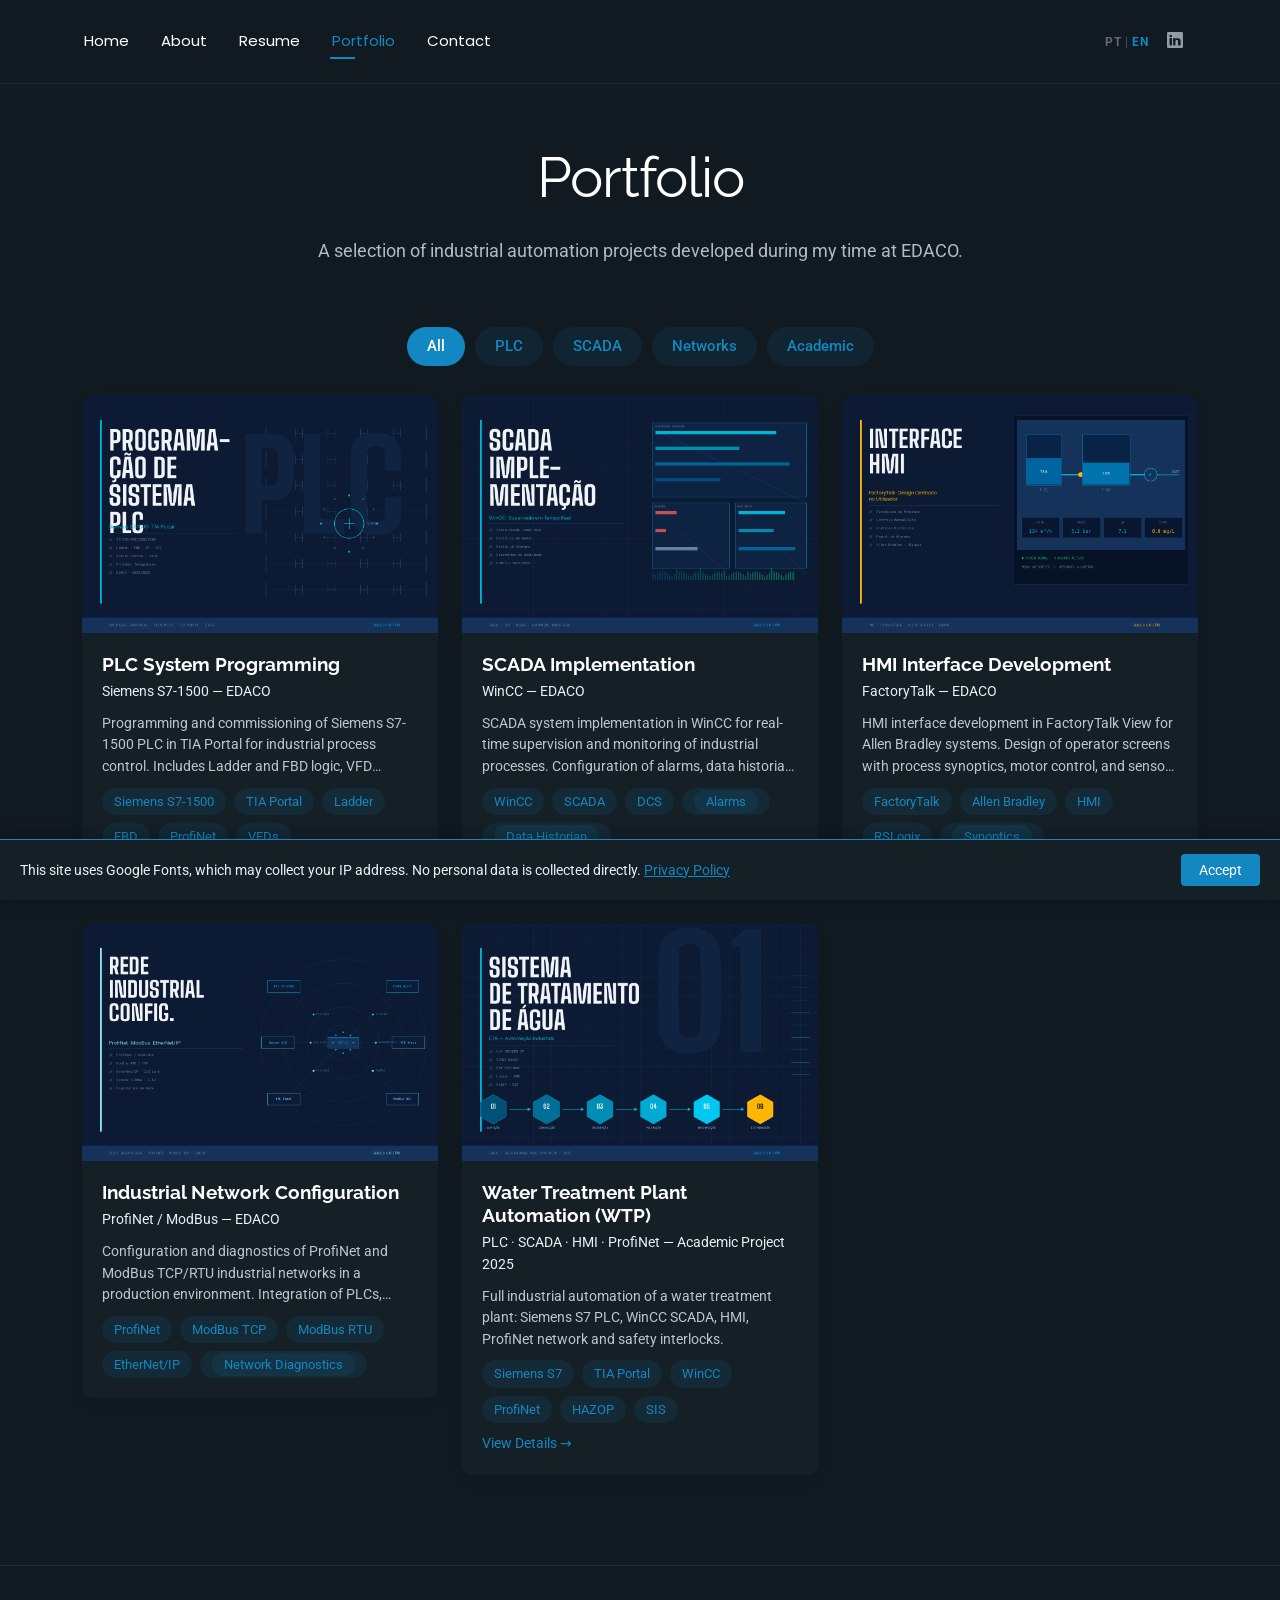
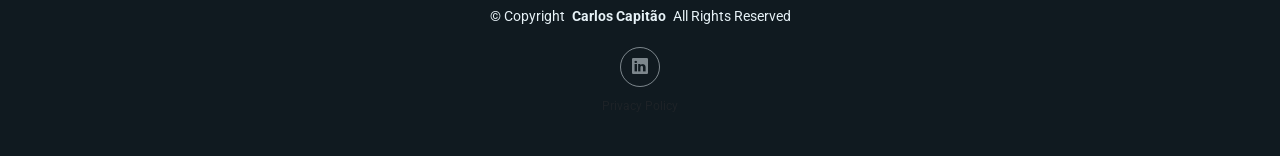
<file: portfolio.html>
<!DOCTYPE html>
<html lang="en" data-lang="en">

<head>
  <meta charset="utf-8">
  <meta content="width=device-width, initial-scale=1.0" name="viewport">
  <title>Portfolio – Carlos Capitão</title>
  <meta name="description" content="Portfolio of Carlos Capitão – Industrial Automation projects including PLC programming, SCADA and HMI development.">
  <meta name="keywords" content="Carlos Capitão, Portfolio, PLC, SCADA, HMI, Industrial Automation">
  <meta name="robots" content="index, follow">
  <link rel="canonical" href="https://carloscapitao.cc-computacao.com/portfolio.html">

  <!-- Open Graph -->
  <meta property="og:title" content="Portfolio – Carlos Capitão">
  <meta property="og:description" content="Industrial Automation projects including PLC programming, SCADA and HMI development.">
  <meta property="og:url" content="https://carloscapitao.cc-computacao.com/portfolio.html">
  <meta property="og:type" content="website">
  <meta property="og:image" content="https://carloscapitao.cc-computacao.com/assets/img/profile/carlos-capitao.webp">

  <!-- Twitter Card -->
  <meta name="twitter:card" content="summary_large_image">
  <meta name="twitter:title" content="Portfolio – Carlos Capitão">
  <meta name="twitter:description" content="Industrial Automation projects: PLC, SCADA, HMI, Industrial Networks.">
  <meta name="twitter:image" content="https://carloscapitao.cc-computacao.com/assets/img/profile/carlos-capitao.webp">

  <!-- Favicons -->
  <link href="assets/img/profile/carlos-capitao.webp" rel="icon">
  <link href="assets/img/apple-touch-icon.png" rel="apple-touch-icon">

  <!-- Fonts -->
  <link href="https://fonts.googleapis.com" rel="preconnect">
  <link href="https://fonts.gstatic.com" rel="preconnect" crossorigin>
  <link href="https://fonts.googleapis.com/css2?family=Roboto:ital,wght@0,100;0,300;0,400;0,500;0,700;0,900;1,100;1,300;1,400;1,500;1,700;1,900&family=Poppins:ital,wght@0,100;0,200;0,300;0,400;0,500;0,600;0,700;0,800;0,900;1,100;1,200;1,300;1,400;1,500;1,600;1,700;1,800;1,900&family=Raleway:ital,wght@0,100;0,200;0,300;0,400;0,500;0,600;0,700;0,800;0,900;1,100;1,200;1,300;1,400;1,500;1,600;1,700;1,800;1,900&display=swap" rel="stylesheet">

  <!-- Vendor CSS Files -->
  <link href="assets/vendor/bootstrap/css/bootstrap.min.css" rel="stylesheet">
  <link href="assets/vendor/bootstrap-icons/bootstrap-icons.css" rel="stylesheet">
  <link href="assets/vendor/aos/aos.css" rel="stylesheet">
  <link href="assets/vendor/swiper/swiper-bundle.min.css" rel="stylesheet">
  <link href="assets/vendor/glightbox/css/glightbox.min.css" rel="stylesheet">

  <!-- Main CSS File -->
  <link href="assets/css/main.css" rel="stylesheet">
</head>

<body class="portfolio-page">

  <header id="header" class="header d-flex align-items-center light-background sticky-top">
    <div class="container position-relative d-flex align-items-center justify-content-between">

      <nav id="navmenu" class="navmenu">
        <ul>
          <li><a href="index.html"><span data-en>Home</span><span data-pt>Início</span></a></li>
          <li><a href="about.html"><span data-en>About</span><span data-pt>Sobre</span></a></li>
          <li><a href="resume.html"><span data-en>Resume</span><span data-pt>Currículo</span></a></li>
          <li><a href="portfolio.html" class="active"><span data-en>Portfolio</span><span data-pt>Portfólio</span></a></li>
          <li><a href="contact.html"><span data-en>Contact</span><span data-pt>Contacto</span></a></li>
        </ul>
        <i class="mobile-nav-toggle d-xl-none bi bi-list"></i>
      </nav>

      <div class="header-social-links">
        <button class="lang-toggle" onclick="toggleLang()"><span class="lang-pt">PT</span><span class="lang-sep"> | </span><span class="lang-en">EN</span></button>
        <a href="https://linkedin.com/in/carlosccdomingos" class="linkedin" target="_blank" rel="noopener"><i class="bi bi-linkedin"></i></a>

      </div>

    </div>
  </header>

  <main class="main">

    <!-- Portfolio Section -->
    <section id="portfolio" class="portfolio section">

      <!-- Section Title -->
      <div class="container section-title" data-aos="fade-up">
        <h2><span data-en>Portfolio</span><span data-pt>Portfólio</span></h2>
        <p><span data-en>A selection of industrial automation projects developed during my time at EDACO.</span><span data-pt>Uma seleção de projetos de automação industrial desenvolvidos durante o meu período na EDACO.</span></p>
      </div>

      <div class="container" data-aos="fade-up" data-aos-delay="100">

        <div class="isotope-layout" data-default-filter="*" data-layout="masonry" data-sort="original-order">
          <ul class="portfolio-filters isotope-filters" data-aos="fade-up" data-aos-delay="200">
            <li data-filter="*" class="filter-active"><span data-en>All</span><span data-pt>Todos</span></li>
            <li data-filter=".filter-plc">PLC</li>
            <li data-filter=".filter-scada">SCADA</li>
            <li data-filter=".filter-networks"><span data-en>Networks</span><span data-pt>Redes</span></li>
            <li data-filter=".filter-academic"><span data-en>Academic</span><span data-pt>Académico</span></li>
          </ul><!-- End Portfolio Filters -->

          <div class="row gy-4 isotope-container" data-aos="fade-up" data-aos-delay="300">

            <div class="col-lg-4 col-md-6 portfolio-item isotope-item filter-plc">
              <div class="portfolio-card">
                <div class="portfolio-img">
                  <img src="assets/img/portfolio/portfolio-plc.png" alt="PLC System Programming" class="img-fluid" loading="lazy">
                  <div class="portfolio-overlay">
                    <a href="assets/img/portfolio/portfolio-plc.png" class="glightbox portfolio-lightbox"><i class="bi bi-plus"></i></a>
                  </div>
                </div>
                <div class="portfolio-info">
                  <h4><span data-en>PLC System Programming</span><span data-pt>Programação de Sistema PLC</span></h4>
                  <p class="portfolio-client">Siemens S7-1500 — EDACO</p>
                  <p class="portfolio-description">
                    <span data-en>Programming and commissioning of Siemens S7-1500 PLC in TIA Portal for industrial process control. Includes Ladder and FBD logic, VFD parameterisation, and ProfiNet network integration.</span>
                    <span data-pt>Programação e comissionamento de PLC Siemens S7-1500 em TIA Portal para controlo de processo industrial. Inclui lógica Ladder e FBD, parametrização de VFDs e integração com rede ProfiNet.</span>
                  </p>
                  <div class="portfolio-tags">
                    <span>Siemens S7-1500</span>
                    <span>TIA Portal</span>
                    <span>Ladder</span>
                    <span>FBD</span>
                    <span>ProfiNet</span>
                    <span>VFDs</span>
                  </div>
                </div>
              </div>
            </div>

            <div class="col-lg-4 col-md-6 portfolio-item isotope-item filter-scada">
              <div class="portfolio-card">
                <div class="portfolio-img">
                  <img src="assets/img/portfolio/portfolio-scada.png" alt="SCADA Implementation" class="img-fluid" loading="lazy">
                  <div class="portfolio-overlay">
                    <a href="assets/img/portfolio/portfolio-scada.png" class="glightbox portfolio-lightbox"><i class="bi bi-plus"></i></a>
                  </div>
                </div>
                <div class="portfolio-info">
                  <h4><span data-en>SCADA Implementation</span><span data-pt>Implementação SCADA</span></h4>
                  <p class="portfolio-client">WinCC — EDACO</p>
                  <p class="portfolio-description">
                    <span data-en>SCADA system implementation in WinCC for real-time supervision and monitoring of industrial processes. Configuration of alarms, data historian, and operator dashboards.</span>
                    <span data-pt>Implementação de sistema SCADA em WinCC para supervisão e monitorização em tempo real de processo industrial. Configuração de alarmes, histórico de dados e dashboards de operação.</span>
                  </p>
                  <div class="portfolio-tags">
                    <span>WinCC</span>
                    <span>SCADA</span>
                    <span>DCS</span>
                    <span><span data-en>Alarms</span><span data-pt>Alarmes</span></span>
                    <span><span data-en>Data Historian</span><span data-pt>Histórico de Dados</span></span>
                  </div>
                </div>
              </div>
            </div>

            <div class="col-lg-4 col-md-6 portfolio-item isotope-item filter-scada">
              <div class="portfolio-card">
                <div class="portfolio-img">
                  <img src="assets/img/portfolio/portfolio-hmi.png" alt="HMI Development" class="img-fluid" loading="lazy">
                  <div class="portfolio-overlay">
                    <a href="assets/img/portfolio/portfolio-hmi.png" class="glightbox portfolio-lightbox"><i class="bi bi-plus"></i></a>
                  </div>
                </div>
                <div class="portfolio-info">
                  <h4><span data-en>HMI Interface Development</span><span data-pt>Desenvolvimento de Interface HMI</span></h4>
                  <p class="portfolio-client">FactoryTalk — EDACO</p>
                  <p class="portfolio-description">
                    <span data-en>HMI interface development in FactoryTalk View for Allen Bradley systems. Design of operator screens with process synoptics, motor control, and sensor status visualisation.</span>
                    <span data-pt>Desenvolvimento de interfaces HMI em FactoryTalk View para Allen Bradley. Criação de ecrãs de operação com sinópticos de processo, controlo de motores e visualização de estado de sensores.</span>
                  </p>
                  <div class="portfolio-tags">
                    <span>FactoryTalk</span>
                    <span>Allen Bradley</span>
                    <span>HMI</span>
                    <span>RSLogix</span>
                    <span><span data-en>Synoptics</span><span data-pt>Sinópticos</span></span>
                  </div>
                </div>
              </div>
            </div>

            <div class="col-lg-4 col-md-6 portfolio-item isotope-item filter-networks">
              <div class="portfolio-card">
                <div class="portfolio-img">
                  <img src="assets/img/portfolio/portfolio-network.png" alt="Industrial Network Configuration" class="img-fluid" loading="lazy">
                  <div class="portfolio-overlay">
                    <a href="assets/img/portfolio/portfolio-network.png" class="glightbox portfolio-lightbox"><i class="bi bi-plus"></i></a>
                  </div>
                </div>
                <div class="portfolio-info">
                  <h4><span data-en>Industrial Network Configuration</span><span data-pt>Configuração de Rede Industrial</span></h4>
                  <p class="portfolio-client">ProfiNet / ModBus — EDACO</p>
                  <p class="portfolio-description">
                    <span data-en>Configuration and diagnostics of ProfiNet and ModBus TCP/RTU industrial networks in a production environment. Integration of PLCs, drives, sensors and SCADA systems in a unified industrial network architecture.</span>
                    <span data-pt>Configuração e diagnóstico de redes industriais ProfiNet e ModBus TCP/RTU em ambiente de produção. Integração de PLCs, variadores, sensores e sistemas SCADA numa arquitetura de rede industrial unificada.</span>
                  </p>
                  <div class="portfolio-tags">
                    <span>ProfiNet</span>
                    <span>ModBus TCP</span>
                    <span>ModBus RTU</span>
                    <span>EtherNet/IP</span>
                    <span><span data-en>Network Diagnostics</span><span data-pt>Diagnóstico de Rede</span></span>
                  </div>
                </div>
              </div>
            </div>

            <!-- PROJETO 5 — Sistema ETA com Automação Industrial -->
            <div class="col-lg-4 col-md-6 portfolio-item isotope-item filter-plc filter-scada filter-academic">
              <div class="portfolio-card">
                <div class="portfolio-img">
                  <img src="assets/img/portfolio/portfolio-eta.png" alt="Sistema de Tratamento de Água com Automação Industrial" class="img-fluid" loading="lazy">
                  <div class="portfolio-overlay">
                    <a href="projeto-eta.html" title="Ver Detalhes"><i class="bi bi-link-45deg"></i></a>
                  </div>
                </div>
                <div class="portfolio-info">
                  <h4>
                    <span data-en>Water Treatment Plant Automation (WTP)</span>
                    <span data-pt>Sistema de Tratamento de Água (ETA)</span>
                  </h4>
                  <p class="portfolio-client"><span data-en>PLC · SCADA · HMI · ProfiNet — Academic Project 2025</span><span data-pt>CLP · SCADA · HMI · ProfiNet — Projeto Académico 2025</span></p>
                  <p class="portfolio-description">
                    <span data-en>Full industrial automation of a water treatment plant: Siemens S7 PLC, WinCC SCADA, HMI, ProfiNet network and safety interlocks.</span>
                    <span data-pt>Automação industrial completa de uma estação de tratamento de água: CLP Siemens S7, SCADA WinCC, HMI, rede ProfiNet e intertravamentos de segurança.</span>
                  </p>
                  <div class="portfolio-tags">
                    <span>Siemens S7</span>
                    <span>TIA Portal</span>
                    <span>WinCC</span>
                    <span>ProfiNet</span>
                    <span>HAZOP</span>
                    <span>SIS</span>
                  </div>
                  <div class="mt-2">
                    <a href="projeto-eta.html" class="text-accent small"><span data-en>View Details →</span><span data-pt>Ver Detalhes →</span></a>
                  </div>
                </div>
              </div>
            </div>
            <!-- /PROJETO 5 -->

          </div><!-- End Portfolio Items Container -->

        </div>

      </div>

    </section><!-- /Portfolio Section -->

  </main>

  <footer id="footer" class="footer">

    <div class="container">
      <div class="copyright text-center">
        <p>© <span>Copyright</span> <strong class="px-1 sitename">Carlos Capitão</strong> <span>All Rights Reserved</span></p>
      </div>
      <div class="social-links d-flex justify-content-center">
        <a href="https://linkedin.com/in/carlosccdomingos" target="_blank" rel="noopener"><i class="bi bi-linkedin"></i></a>

      </div>
      <div class="text-center mt-2">
        <a href="privacy.html" class="text-muted small"><span data-en>Privacy Policy</span><span data-pt>Política de Privacidade</span></a>
      </div>
    </div>

  </footer>

  <!-- Cookie Banner -->
  <div id="cookie-banner" class="hidden">
    <p>
      <span data-en>This site uses Google Fonts, which may collect your IP address. No personal data is collected directly. <a href="privacy.html">Privacy Policy</a></span>
      <span data-pt>Este site utiliza Google Fonts, que pode recolher o seu endereço IP. Nenhum dado pessoal é recolhido diretamente. <a href="privacy.html">Política de Privacidade</a></span>
    </p>
    <button id="cookie-accept" class="btn-cookie">
      <span data-en>Accept</span><span data-pt>Aceitar</span>
    </button>
  </div>

  <!-- Scroll Top -->
  <a href="#" id="scroll-top" class="scroll-top d-flex align-items-center justify-content-center"><i class="bi bi-arrow-up-short"></i></a>

  <!-- Preloader -->
  <div id="preloader"></div>

  <!-- Vendor JS Files -->
  <script src="assets/vendor/bootstrap/js/bootstrap.bundle.min.js" defer></script>
  <script src="assets/vendor/aos/aos.js" defer></script>
  <script src="assets/vendor/typed.js/typed.umd.js" defer></script>
  <script src="assets/vendor/waypoints/noframework.waypoints.js" defer></script>
  <script src="assets/vendor/purecounter/purecounter_vanilla.js" defer></script>
  <script src="assets/vendor/swiper/swiper-bundle.min.js" defer></script>
  <script src="assets/vendor/imagesloaded/imagesloaded.pkgd.min.js" defer></script>
  <script src="assets/vendor/isotope-layout/isotope.pkgd.min.js" defer></script>
  <script src="assets/vendor/glightbox/js/glightbox.min.js" defer></script>

  <!-- Main JS File -->
  <script src="assets/js/main.js" defer></script>

</body>

</html>
</file>
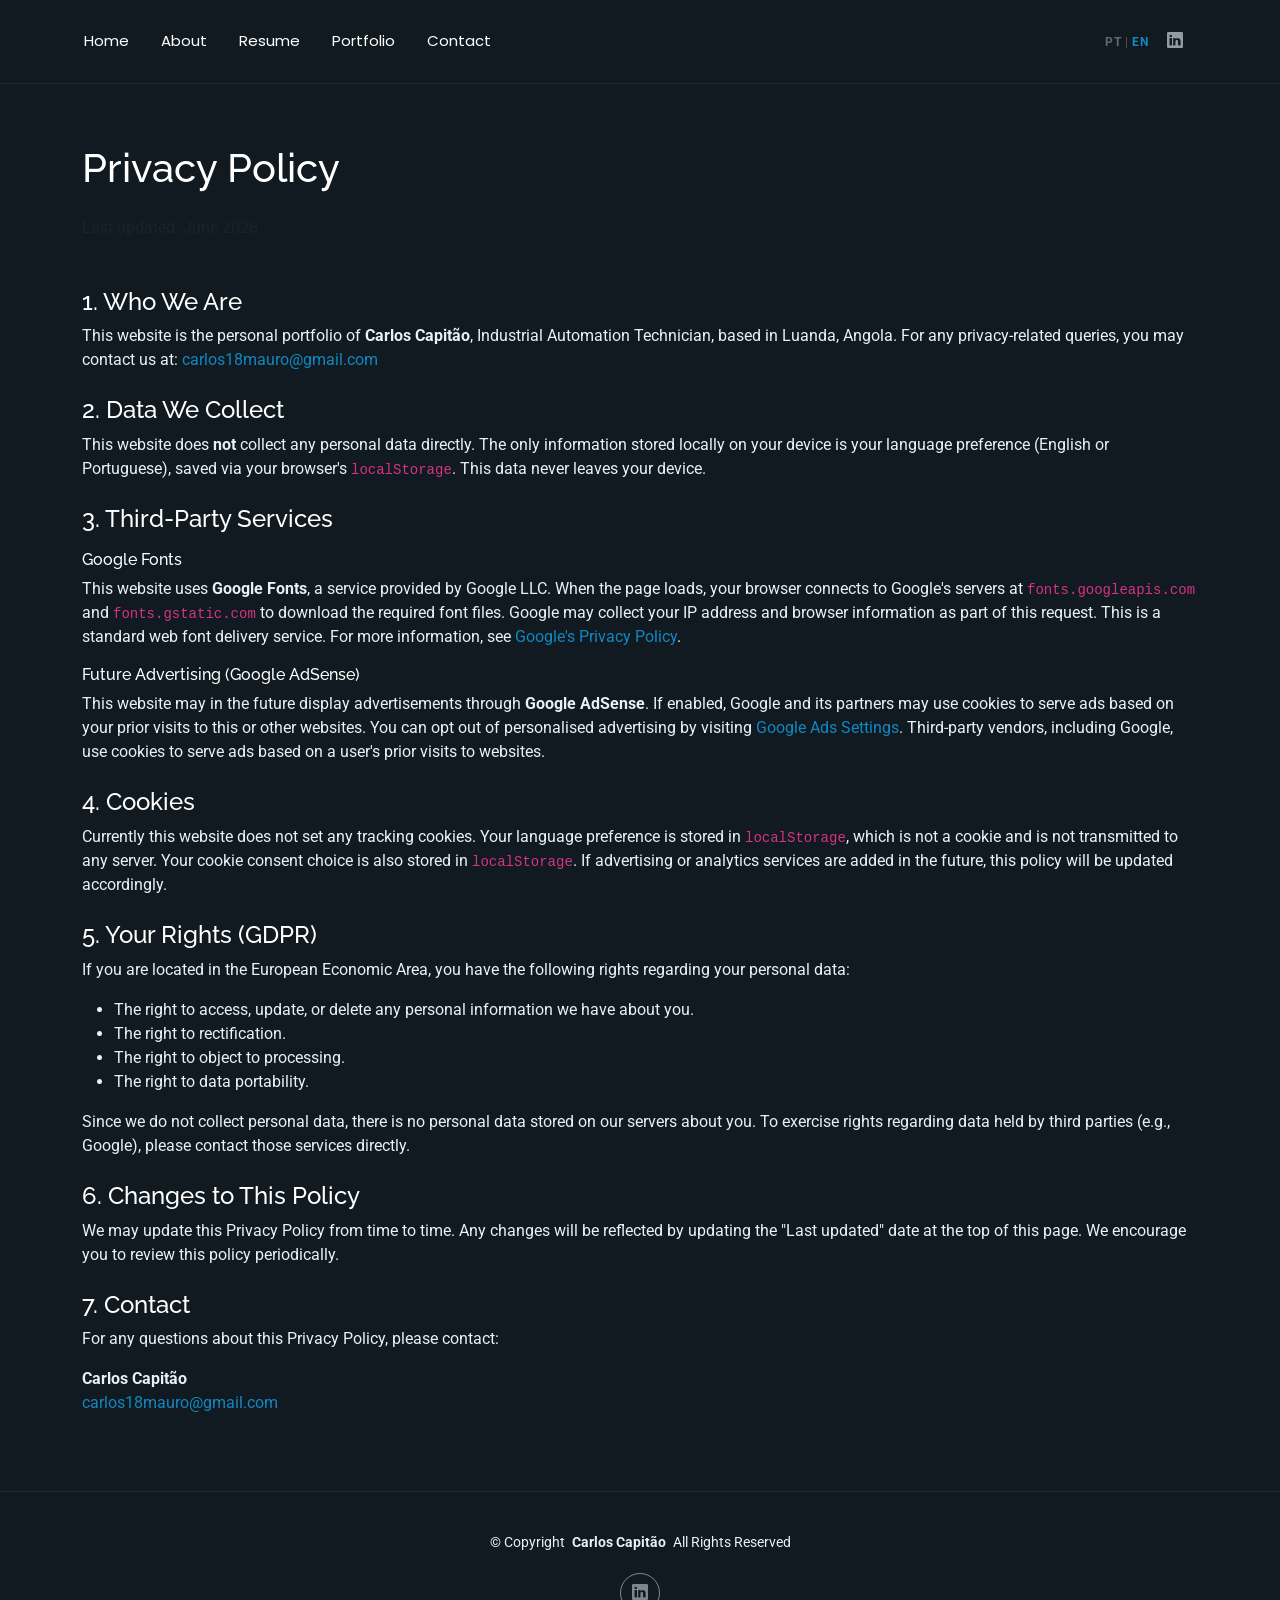
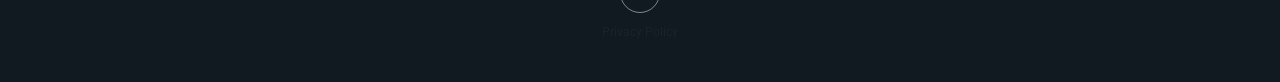
<file: privacy.html>
<!DOCTYPE html>
<html lang="en" data-lang="en">

<head>
  <meta charset="utf-8">
  <meta content="width=device-width, initial-scale=1.0" name="viewport">
  <title>Privacy Policy – Carlos Capitão</title>
  <meta name="description" content="Privacy Policy for Carlos Capitão's portfolio website. Information about data collection, cookies, and third-party services.">
  <meta name="robots" content="index, follow">
  <link rel="canonical" href="https://carloscapitao.cc-computacao.com/privacy.html">

  <!-- Open Graph -->
  <meta property="og:title" content="Privacy Policy – Carlos Capitão">
  <meta property="og:description" content="Privacy Policy for Carlos Capitão's portfolio website.">
  <meta property="og:url" content="https://carloscapitao.cc-computacao.com/privacy.html">
  <meta property="og:type" content="website">
  <meta property="og:image" content="https://carloscapitao.cc-computacao.com/assets/img/profile/carlos-capitao.webp">

  <!-- Favicons -->
  <link href="assets/img/profile/carlos-capitao.webp" rel="icon">
  <link href="assets/img/apple-touch-icon.png" rel="apple-touch-icon">

  <!-- Fonts -->
  <link href="https://fonts.googleapis.com" rel="preconnect">
  <link href="https://fonts.gstatic.com" rel="preconnect" crossorigin>
  <link href="https://fonts.googleapis.com/css2?family=Roboto:ital,wght@0,100;0,300;0,400;0,500;0,700;0,900;1,100;1,300;1,400;1,500;1,700;1,900&family=Poppins:ital,wght@0,100;0,200;0,300;0,400;0,500;0,600;0,700;0,800;0,900;1,100;1,200;1,300;1,400;1,500;1,600;1,700;1,800;1,900&family=Raleway:ital,wght@0,100;0,200;0,300;0,400;0,500;0,600;0,700;0,800;0,900;1,100;1,200;1,300;1,400;1,500;1,600;1,700;1,800;1,900&display=swap" rel="stylesheet">

  <!-- Vendor CSS Files -->
  <link href="assets/vendor/bootstrap/css/bootstrap.min.css" rel="stylesheet">
  <link href="assets/vendor/bootstrap-icons/bootstrap-icons.css" rel="stylesheet">
  <link href="assets/vendor/aos/aos.css" rel="stylesheet">

  <!-- Main CSS File -->
  <link href="assets/css/main.css" rel="stylesheet">
</head>

<body class="contact-page">

  <header id="header" class="header d-flex align-items-center light-background sticky-top">
    <div class="container position-relative d-flex align-items-center justify-content-between">

      <nav id="navmenu" class="navmenu">
        <ul>
          <li><a href="index.html"><span data-en>Home</span><span data-pt>Início</span></a></li>
          <li><a href="about.html"><span data-en>About</span><span data-pt>Sobre</span></a></li>
          <li><a href="resume.html"><span data-en>Resume</span><span data-pt>Currículo</span></a></li>
          <li><a href="portfolio.html"><span data-en>Portfolio</span><span data-pt>Portfólio</span></a></li>
          <li><a href="contact.html"><span data-en>Contact</span><span data-pt>Contacto</span></a></li>
        </ul>
        <i class="mobile-nav-toggle d-xl-none bi bi-list"></i>
      </nav>

      <div class="header-social-links">
        <button class="lang-toggle" onclick="toggleLang()"><span class="lang-pt">PT</span><span class="lang-sep"> | </span><span class="lang-en">EN</span></button>
        <a href="https://linkedin.com/in/carlosccdomingos" class="linkedin" target="_blank" rel="noopener"><i class="bi bi-linkedin"></i></a>

      </div>

    </div>
  </header>

  <main class="main">

    <section class="section">
      <div class="container" data-aos="fade-up">

        <div class="row">
          <div class="col-12">
            <h1 class="mb-4">
              <span data-en>Privacy Policy</span>
              <span data-pt>Política de Privacidade</span>
            </h1>
            <p class="text-muted mb-5">
              <span data-en>Last updated: June 2026</span>
              <span data-pt>Última atualização: Junho de 2026</span>
            </p>

            <!-- 1. Who We Are -->
            <h4 class="mt-4 mb-2">
              <span data-en>1. Who We Are</span>
              <span data-pt>1. Quem Somos</span>
            </h4>
            <p>
              <span data-en>This website is the personal portfolio of <strong>Carlos Capitão</strong>, Industrial Automation Technician, based in Luanda, Angola. For any privacy-related queries, you may contact us at: <a href="mailto:carlos18mauro@gmail.com">carlos18mauro@gmail.com</a></span>
              <span data-pt>Este website é o portfólio pessoal de <strong>Carlos Capitão</strong>, Técnico de Automação Industrial, com sede em Luanda, Angola. Para qualquer questão relacionada com privacidade, pode contactar-nos em: <a href="mailto:carlos18mauro@gmail.com">carlos18mauro@gmail.com</a></span>
            </p>

            <!-- 2. Data We Collect -->
            <h4 class="mt-4 mb-2">
              <span data-en>2. Data We Collect</span>
              <span data-pt>2. Dados que Recolhemos</span>
            </h4>
            <p>
              <span data-en>This website does <strong>not</strong> collect any personal data directly. The only information stored locally on your device is your language preference (English or Portuguese), saved via your browser's <code>localStorage</code>. This data never leaves your device.</span>
              <span data-pt>Este website <strong>não</strong> recolhe quaisquer dados pessoais diretamente. A única informação armazenada localmente no seu dispositivo é a sua preferência de idioma (inglês ou português), guardada através do <code>localStorage</code> do seu navegador. Estes dados nunca saem do seu dispositivo.</span>
            </p>

            <!-- 3. Third-Party Services -->
            <h4 class="mt-4 mb-2">
              <span data-en>3. Third-Party Services</span>
              <span data-pt>3. Serviços de Terceiros</span>
            </h4>

            <h6 class="mt-3">Google Fonts</h6>
            <p>
              <span data-en>This website uses <strong>Google Fonts</strong>, a service provided by Google LLC. When the page loads, your browser connects to Google's servers at <code>fonts.googleapis.com</code> and <code>fonts.gstatic.com</code> to download the required font files. Google may collect your IP address and browser information as part of this request. This is a standard web font delivery service. For more information, see <a href="https://policies.google.com/privacy" target="_blank" rel="noopener">Google's Privacy Policy</a>.</span>
              <span data-pt>Este website utiliza o <strong>Google Fonts</strong>, um serviço fornecido pela Google LLC. Quando a página carrega, o seu navegador conecta-se aos servidores da Google em <code>fonts.googleapis.com</code> e <code>fonts.gstatic.com</code> para descarregar os ficheiros de fonte necessários. A Google pode recolher o seu endereço IP e informações do navegador como parte deste pedido. Para mais informações, consulte a <a href="https://policies.google.com/privacy" target="_blank" rel="noopener">Política de Privacidade da Google</a>.</span>
            </p>

            <h6 class="mt-3">
              <span data-en>Future Advertising (Google AdSense)</span>
              <span data-pt>Publicidade Futura (Google AdSense)</span>
            </h6>
            <p>
              <span data-en>This website may in the future display advertisements through <strong>Google AdSense</strong>. If enabled, Google and its partners may use cookies to serve ads based on your prior visits to this or other websites. You can opt out of personalised advertising by visiting <a href="https://www.google.com/settings/ads" target="_blank" rel="noopener">Google Ads Settings</a>. Third-party vendors, including Google, use cookies to serve ads based on a user's prior visits to websites.</span>
              <span data-pt>Este website poderá no futuro exibir anúncios através do <strong>Google AdSense</strong>. Se ativado, a Google e os seus parceiros poderão utilizar cookies para exibir anúncios com base nas suas visitas anteriores a este ou outros websites. Pode desativar a publicidade personalizada em <a href="https://www.google.com/settings/ads" target="_blank" rel="noopener">Definições de Anúncios da Google</a>. Fornecedores terceiros, incluindo a Google, utilizam cookies para exibir anúncios com base nas visitas anteriores do utilizador a websites.</span>
            </p>

            <!-- 4. Cookies -->
            <h4 class="mt-4 mb-2">
              <span data-en>4. Cookies</span>
              <span data-pt>4. Cookies</span>
            </h4>
            <p>
              <span data-en>Currently this website does not set any tracking cookies. Your language preference is stored in <code>localStorage</code>, which is not a cookie and is not transmitted to any server. Your cookie consent choice is also stored in <code>localStorage</code>. If advertising or analytics services are added in the future, this policy will be updated accordingly.</span>
              <span data-pt>Atualmente este website não define quaisquer cookies de rastreamento. A sua preferência de idioma é armazenada em <code>localStorage</code>, que não é um cookie e não é transmitida a nenhum servidor. A sua escolha de consentimento de cookies também é armazenada em <code>localStorage</code>. Se serviços de publicidade ou análise forem adicionados no futuro, esta política será atualizada em conformidade.</span>
            </p>

            <!-- 5. Your Rights (GDPR) -->
            <h4 class="mt-4 mb-2">
              <span data-en>5. Your Rights (GDPR)</span>
              <span data-pt>5. Os Seus Direitos (RGPD)</span>
            </h4>
            <p>
              <span data-en>If you are located in the European Economic Area, you have the following rights regarding your personal data:</span>
              <span data-pt>Se se encontra no Espaço Económico Europeu, tem os seguintes direitos relativamente aos seus dados pessoais:</span>
            </p>
            <ul>
              <li><span data-en>The right to access, update, or delete any personal information we have about you.</span><span data-pt>O direito de aceder, atualizar ou eliminar quaisquer informações pessoais que tenhamos sobre si.</span></li>
              <li><span data-en>The right to rectification.</span><span data-pt>O direito de retificação.</span></li>
              <li><span data-en>The right to object to processing.</span><span data-pt>O direito de se opor ao tratamento.</span></li>
              <li><span data-en>The right to data portability.</span><span data-pt>O direito à portabilidade dos dados.</span></li>
            </ul>
            <p>
              <span data-en>Since we do not collect personal data, there is no personal data stored on our servers about you. To exercise rights regarding data held by third parties (e.g., Google), please contact those services directly.</span>
              <span data-pt>Uma vez que não recolhemos dados pessoais, não há dados pessoais armazenados nos nossos servidores sobre si. Para exercer direitos relativamente a dados detidos por terceiros (por exemplo, Google), contacte diretamente esses serviços.</span>
            </p>

            <!-- 6. Changes to This Policy -->
            <h4 class="mt-4 mb-2">
              <span data-en>6. Changes to This Policy</span>
              <span data-pt>6. Alterações a Esta Política</span>
            </h4>
            <p>
              <span data-en>We may update this Privacy Policy from time to time. Any changes will be reflected by updating the "Last updated" date at the top of this page. We encourage you to review this policy periodically.</span>
              <span data-pt>Poderemos atualizar esta Política de Privacidade periodicamente. Quaisquer alterações serão refletidas na atualização da data "Última atualização" no topo desta página. Encorajamo-lo a rever esta política periodicamente.</span>
            </p>

            <!-- 7. Contact -->
            <h4 class="mt-4 mb-2">
              <span data-en>7. Contact</span>
              <span data-pt>7. Contacto</span>
            </h4>
            <p>
              <span data-en>For any questions about this Privacy Policy, please contact:</span>
              <span data-pt>Para qualquer questão sobre esta Política de Privacidade, contacte:</span>
            </p>
            <p>
              <strong>Carlos Capitão</strong><br>
              <a href="mailto:carlos18mauro@gmail.com">carlos18mauro@gmail.com</a>
            </p>

          </div>
        </div>

      </div>
    </section>

  </main>

  <footer id="footer" class="footer">

    <div class="container">
      <div class="copyright text-center">
        <p>© <span>Copyright</span> <strong class="px-1 sitename">Carlos Capitão</strong> <span>All Rights Reserved</span></p>
      </div>
      <div class="social-links d-flex justify-content-center">
        <a href="https://linkedin.com/in/carlosccdomingos" target="_blank" rel="noopener"><i class="bi bi-linkedin"></i></a>

      </div>
      <div class="text-center mt-2">
        <a href="privacy.html" class="text-muted small"><span data-en>Privacy Policy</span><span data-pt>Política de Privacidade</span></a>
      </div>
    </div>

  </footer>

  <!-- Scroll Top -->
  <a href="#" id="scroll-top" class="scroll-top d-flex align-items-center justify-content-center"><i class="bi bi-arrow-up-short"></i></a>

  <!-- Preloader -->
  <div id="preloader"></div>

  <!-- Vendor JS Files -->
  <script src="assets/vendor/bootstrap/js/bootstrap.bundle.min.js" defer></script>
  <script src="assets/vendor/aos/aos.js" defer></script>

  <!-- Main JS File -->
  <script src="assets/js/main.js" defer></script>

</body>

</html>
</file>
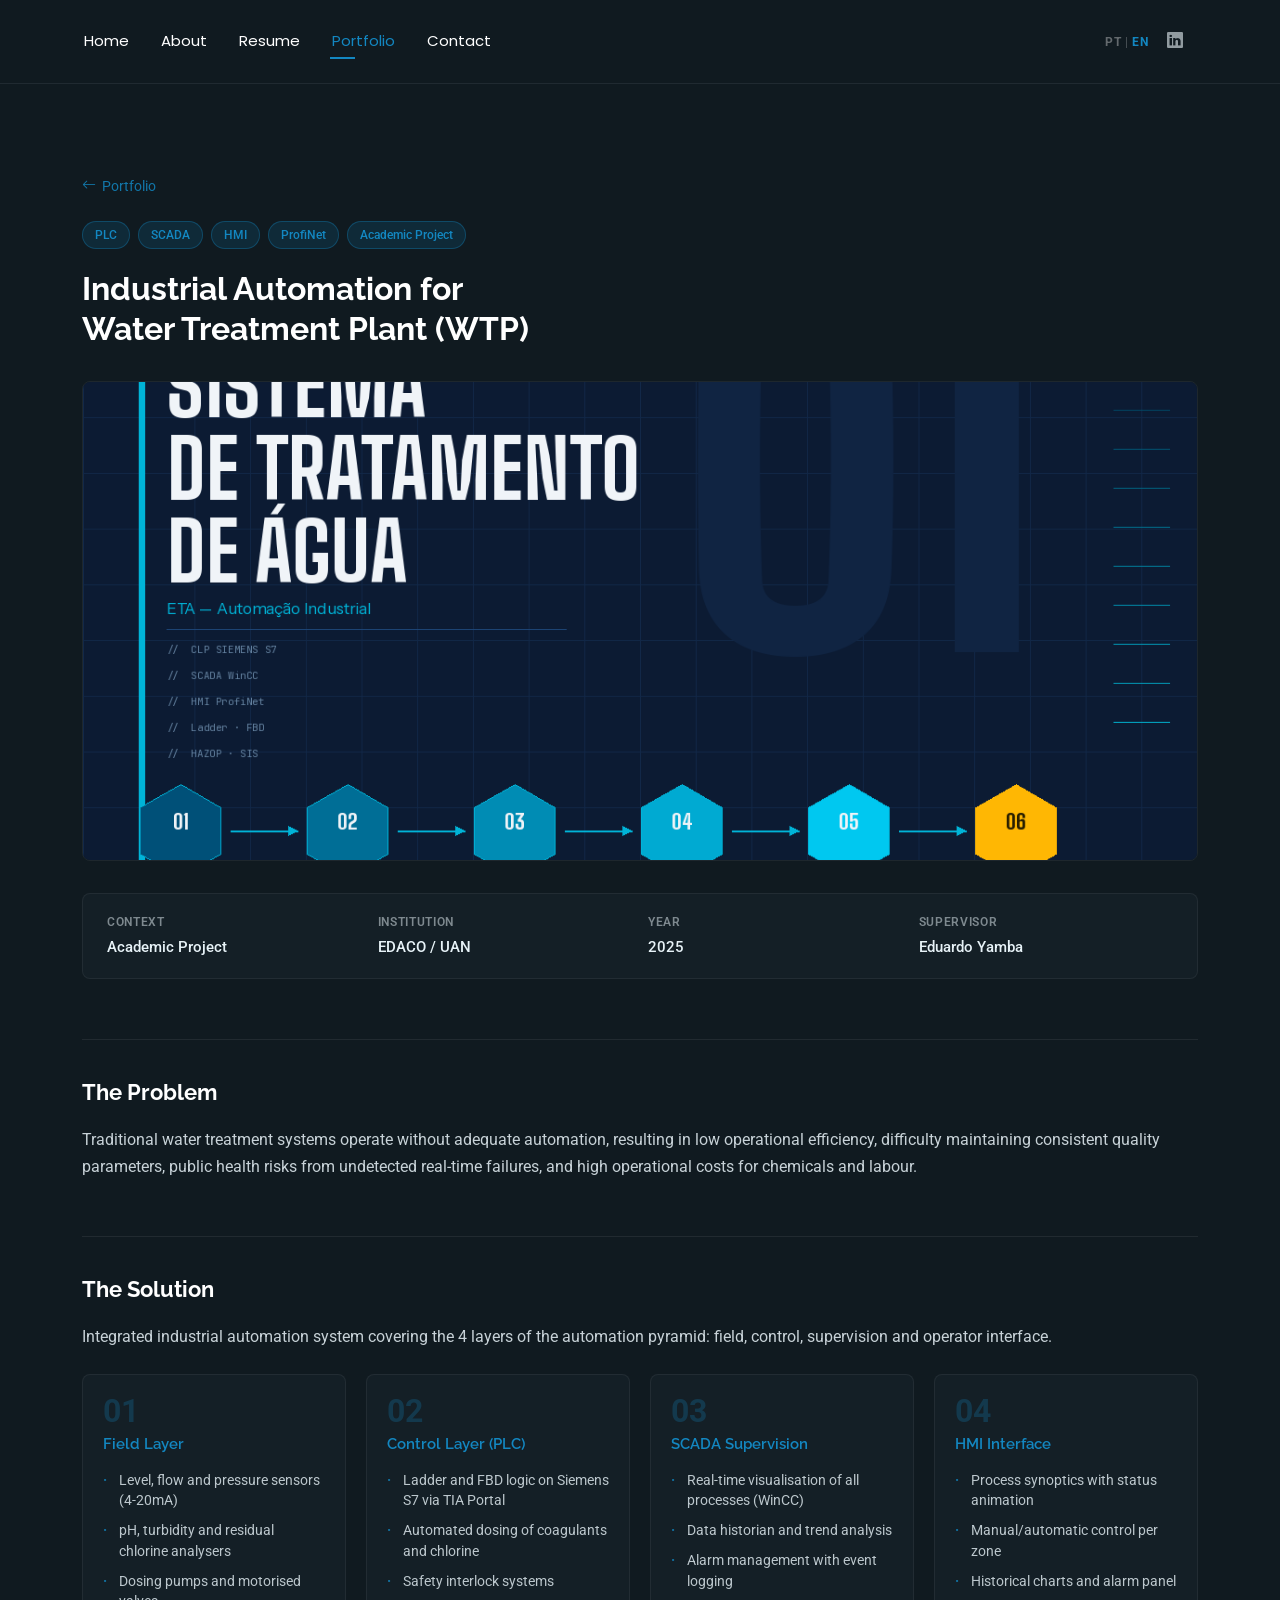
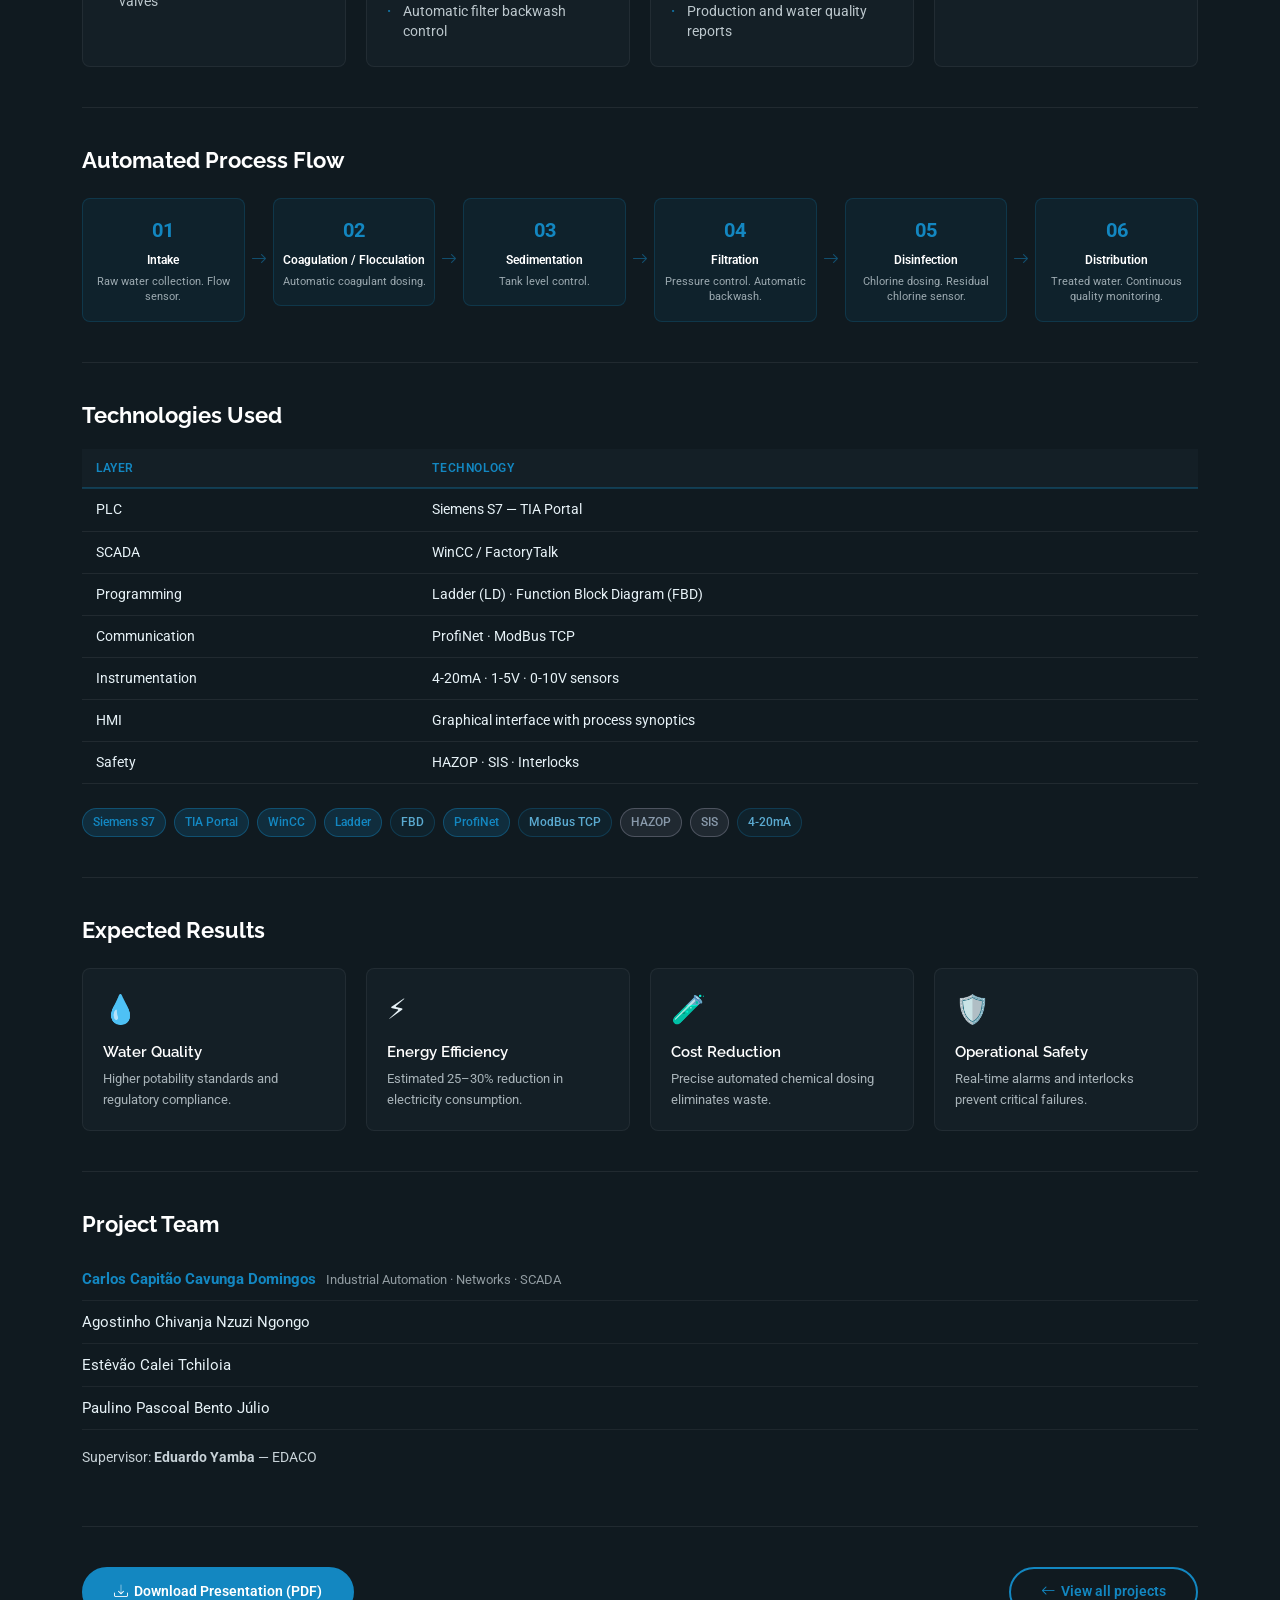
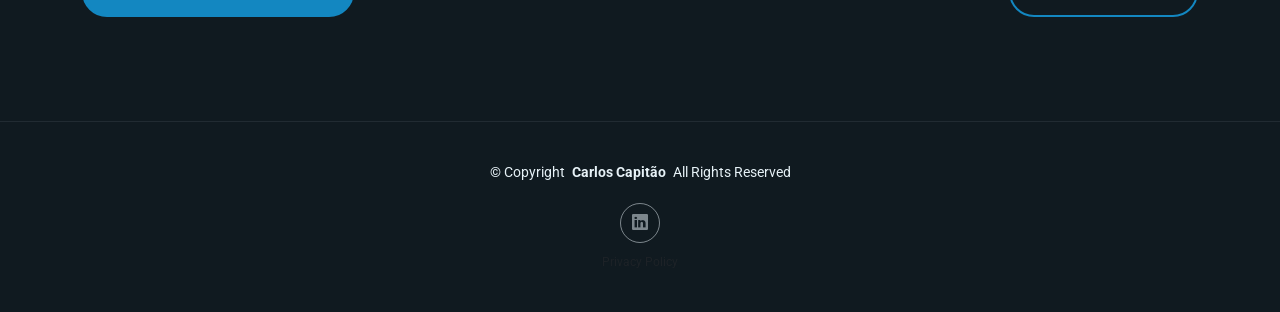
<file: projeto-eta.html>
<!DOCTYPE html>
<html lang="en" data-lang="en">

<head>
  <meta charset="utf-8">
  <meta content="width=device-width, initial-scale=1.0" name="viewport">
  <title>Projeto ETA – Carlos Capitão</title>
  <meta name="description" content="Sistema de Tratamento de Água com Automação Industrial — CLP Siemens S7, SCADA WinCC, HMI, ProfiNet. Projeto académico de Carlos Capitão, EDACO / UAN 2025.">
  <meta name="keywords" content="ETA, Automação Industrial, Tratamento de Água, PLC, SCADA, WinCC, ProfiNet, Carlos Capitão">
  <meta name="robots" content="index, follow">
  <link rel="canonical" href="https://carloscapitao.cc-computacao.com/projeto-eta.html">

  <!-- Open Graph -->
  <meta property="og:title" content="Projeto ETA — Carlos Capitão">
  <meta property="og:description" content="Automação industrial completa para Estação de Tratamento de Água: CLP Siemens S7, SCADA WinCC, HMI, ProfiNet.">
  <meta property="og:url" content="https://carloscapitao.cc-computacao.com/projeto-eta.html">
  <meta property="og:type" content="website">
  <meta property="og:image" content="https://carloscapitao.cc-computacao.com/assets/img/profile/carlos-capitao.webp">

  <!-- Twitter Card -->
  <meta name="twitter:card" content="summary_large_image">
  <meta name="twitter:title" content="Projeto ETA — Carlos Capitão">
  <meta name="twitter:description" content="Industrial Automation for Water Treatment Plant — Siemens S7 PLC, WinCC SCADA, HMI, ProfiNet.">
  <meta name="twitter:image" content="https://carloscapitao.cc-computacao.com/assets/img/profile/carlos-capitao.webp">

  <!-- Favicons -->
  <link href="assets/img/profile/carlos-capitao.webp" rel="icon">
  <link href="assets/img/apple-touch-icon.png" rel="apple-touch-icon">

  <!-- Fonts -->
  <link href="https://fonts.googleapis.com" rel="preconnect">
  <link href="https://fonts.gstatic.com" rel="preconnect" crossorigin>
  <link href="https://fonts.googleapis.com/css2?family=Roboto:ital,wght@0,100;0,300;0,400;0,500;0,700;0,900;1,100;1,300;1,400;1,500;1,700;1,900&family=Poppins:ital,wght@0,100;0,200;0,300;0,400;0,500;0,600;0,700;0,800;0,900;1,100;1,200;1,300;1,400;1,500;1,600;1,700;1,800;1,900&family=Raleway:ital,wght@0,100;0,200;0,300;0,400;0,500;0,600;0,700;0,800;0,900;1,100;1,200;1,300;1,400;1,500;1,600;1,700;1,800;1,900&display=swap" rel="stylesheet">

  <!-- Vendor CSS Files -->
  <link href="assets/vendor/bootstrap/css/bootstrap.min.css" rel="stylesheet">
  <link href="assets/vendor/bootstrap-icons/bootstrap-icons.css" rel="stylesheet">
  <link href="assets/vendor/aos/aos.css" rel="stylesheet">

  <!-- Main CSS File -->
  <link href="assets/css/main.css" rel="stylesheet">
</head>

<body class="portfolio-page">

  <header id="header" class="header d-flex align-items-center light-background sticky-top">
    <div class="container position-relative d-flex align-items-center justify-content-between">

      <nav id="navmenu" class="navmenu">
        <ul>
          <li><a href="index.html"><span data-en>Home</span><span data-pt>Início</span></a></li>
          <li><a href="about.html"><span data-en>About</span><span data-pt>Sobre</span></a></li>
          <li><a href="resume.html"><span data-en>Resume</span><span data-pt>Currículo</span></a></li>
          <li><a href="portfolio.html" class="active"><span data-en>Portfolio</span><span data-pt>Portfólio</span></a></li>
          <li><a href="contact.html"><span data-en>Contact</span><span data-pt>Contacto</span></a></li>
        </ul>
        <i class="mobile-nav-toggle d-xl-none bi bi-list"></i>
      </nav>

      <div class="header-social-links">
        <button class="lang-toggle" onclick="toggleLang()"><span class="lang-pt">PT</span><span class="lang-sep"> | </span><span class="lang-en">EN</span></button>
        <a href="https://linkedin.com/in/carlosccdomingos" class="linkedin" target="_blank" rel="noopener" aria-label="LinkedIn"><i class="bi bi-linkedin"></i></a>

      </div>

    </div>
  </header>

  <main class="main">

    <div class="container project-detail-page">

      <!-- SECÇÃO A — Hero do Projeto -->
      <section class="project-hero" data-aos="fade-up">

        <nav class="project-breadcrumb">
          <a href="portfolio.html">
            <i class="bi bi-arrow-left"></i>
            <span data-en>Portfolio</span><span data-pt>Portfólio</span>
          </a>
        </nav>

        <div class="project-badges">
          <span class="project-badge">PLC</span>
          <span class="project-badge">SCADA</span>
          <span class="project-badge">HMI</span>
          <span class="project-badge">ProfiNet</span>
          <span class="project-badge"><span data-en>Academic Project</span><span data-pt>Projeto Académico</span></span>
        </div>

        <h1 class="project-title">
          <span data-en>Industrial Automation for<br>Water Treatment Plant (WTP)</span>
          <span data-pt>Sistema de Tratamento de Água (ETA)<br>com Automação Industrial</span>
        </h1>

        <img
          src="assets/img/portfolio/portfolio-eta.png"
          alt="Sistema de Tratamento de Água com Automação Industrial"
          class="project-cover-img"
          loading="lazy"
        >
        <!-- Colocar imagem real em assets/img/portfolio/portfolio-eta.webp -->

        <div class="project-meta-grid">
          <div class="meta-item">
            <span class="meta-label"><span data-en>Context</span><span data-pt>Contexto</span></span>
            <span class="meta-value"><span data-en>Academic Project</span><span data-pt>Projeto Académico</span></span>
          </div>
          <div class="meta-item">
            <span class="meta-label"><span data-en>Institution</span><span data-pt>Instituição</span></span>
            <span class="meta-value">EDACO / UAN</span>
          </div>
          <div class="meta-item">
            <span class="meta-label"><span data-en>Year</span><span data-pt>Ano</span></span>
            <span class="meta-value">2025</span>
          </div>
          <div class="meta-item">
            <span class="meta-label"><span data-en>Supervisor</span><span data-pt>Orientador</span></span>
            <span class="meta-value">Eduardo Yamba</span>
          </div>
        </div>

      </section>

      <!-- SECÇÃO B — O Problema -->
      <section class="project-section" data-aos="fade-up">

        <h2><span data-en>The Problem</span><span data-pt>O Problema</span></h2>

        <p>
          <span data-en>Traditional water treatment systems operate without adequate automation, resulting in low operational efficiency, difficulty maintaining consistent quality parameters, public health risks from undetected real-time failures, and high operational costs for chemicals and labour.</span>
          <span data-pt>Os sistemas tradicionais de tratamento de água operam sem automação adequada, resultando em baixa eficiência operacional, dificuldade em manter parâmetros de qualidade constantes, riscos à saúde pública por falhas não detetadas em tempo real, e alto custo operacional com químicos e mão-de-obra.</span>
        </p>

      </section>

      <!-- SECÇÃO C — A Solução -->
      <section class="project-section" data-aos="fade-up">

        <h2><span data-en>The Solution</span><span data-pt>A Solução</span></h2>

        <p>
          <span data-en>Integrated industrial automation system covering the 4 layers of the automation pyramid: field, control, supervision and operator interface.</span>
          <span data-pt>Sistema de automação industrial integrado cobrindo as 4 camadas da pirâmide de automação: campo, controlo, supervisão e interface com o operador.</span>
        </p>

        <div class="solution-grid">

          <div class="solution-card" data-aos="fade-up" data-aos-delay="100">
            <div class="solution-number">01</div>
            <h3><span data-en>Field Layer</span><span data-pt>Camada de Campo</span></h3>
            <ul>
              <li><span data-en>Level, flow and pressure sensors (4-20mA)</span><span data-pt>Sensores de nível, fluxo e pressão (4-20mA)</span></li>
              <li><span data-en>pH, turbidity and residual chlorine analysers</span><span data-pt>Analisadores de pH, turbidez e cloro residual</span></li>
              <li><span data-en>Dosing pumps and motorised valves</span><span data-pt>Bombas doseadoras e válvulas motorizadas</span></li>
            </ul>
          </div>

          <div class="solution-card" data-aos="fade-up" data-aos-delay="200">
            <div class="solution-number">02</div>
            <h3><span data-en>Control Layer (PLC)</span><span data-pt>Camada de Controlo (CLP)</span></h3>
            <ul>
              <li><span data-en>Ladder and FBD logic on Siemens S7 via TIA Portal</span><span data-pt>Lógica Ladder e FBD no Siemens S7 via TIA Portal</span></li>
              <li><span data-en>Automated dosing of coagulants and chlorine</span><span data-pt>Automação da dosagem de coagulantes e cloro</span></li>
              <li><span data-en>Safety interlock systems</span><span data-pt>Intertravamento de segurança (interlock)</span></li>
              <li><span data-en>Automatic filter backwash control</span><span data-pt>Controlo de retrolavagem automática dos filtros</span></li>
            </ul>
          </div>

          <div class="solution-card" data-aos="fade-up" data-aos-delay="300">
            <div class="solution-number">03</div>
            <h3><span data-en>SCADA Supervision</span><span data-pt>Supervisão SCADA</span></h3>
            <ul>
              <li><span data-en>Real-time visualisation of all processes (WinCC)</span><span data-pt>Visualização em tempo real de todos os processos (WinCC)</span></li>
              <li><span data-en>Data historian and trend analysis</span><span data-pt>Histórico de dados e análise de tendências</span></li>
              <li><span data-en>Alarm management with event logging</span><span data-pt>Gestão de alarmes com registo de eventos</span></li>
              <li><span data-en>Production and water quality reports</span><span data-pt>Relatórios de produção e qualidade da água</span></li>
            </ul>
          </div>

          <div class="solution-card" data-aos="fade-up" data-aos-delay="400">
            <div class="solution-number">04</div>
            <h3><span data-en>HMI Interface</span><span data-pt>Interface HMI</span></h3>
            <ul>
              <li><span data-en>Process synoptics with status animation</span><span data-pt>Sinópticos de processo com animação de estado</span></li>
              <li><span data-en>Manual/automatic control per zone</span><span data-pt>Controlo manual/automático por zona</span></li>
              <li><span data-en>Historical charts and alarm panel</span><span data-pt>Gráficos históricos e painel de alarmes</span></li>
            </ul>
          </div>

        </div>

      </section>

      <!-- SECÇÃO D — Fluxo do Processo -->
      <section class="project-section" data-aos="fade-up">

        <h2><span data-en>Automated Process Flow</span><span data-pt>Fluxo do Processo Automatizado</span></h2>

        <div class="process-flow">

          <div class="process-step">
            <div class="step-number">01</div>
            <div class="step-label"><span data-en>Intake</span><span data-pt>Captação</span></div>
            <div class="step-desc"><span data-en>Raw water collection. Flow sensor.</span><span data-pt>Coleta de água bruta. Sensor de fluxo.</span></div>
          </div>

          <div class="process-arrow"><i class="bi bi-arrow-right"></i></div>

          <div class="process-step">
            <div class="step-number">02</div>
            <div class="step-label"><span data-en>Coagulation / Flocculation</span><span data-pt>Coagulação / Floculação</span></div>
            <div class="step-desc"><span data-en>Automatic coagulant dosing.</span><span data-pt>Dosagem automática de coagulantes.</span></div>
          </div>

          <div class="process-arrow"><i class="bi bi-arrow-right"></i></div>

          <div class="process-step">
            <div class="step-number">03</div>
            <div class="step-label"><span data-en>Sedimentation</span><span data-pt>Decantação</span></div>
            <div class="step-desc"><span data-en>Tank level control.</span><span data-pt>Controlo de nível no tanque.</span></div>
          </div>

          <div class="process-arrow"><i class="bi bi-arrow-right"></i></div>

          <div class="process-step">
            <div class="step-number">04</div>
            <div class="step-label"><span data-en>Filtration</span><span data-pt>Filtração</span></div>
            <div class="step-desc"><span data-en>Pressure control. Automatic backwash.</span><span data-pt>Controlo de pressão. Retrolavagem automática.</span></div>
          </div>

          <div class="process-arrow"><i class="bi bi-arrow-right"></i></div>

          <div class="process-step">
            <div class="step-number">05</div>
            <div class="step-label"><span data-en>Disinfection</span><span data-pt>Desinfecção</span></div>
            <div class="step-desc"><span data-en>Chlorine dosing. Residual chlorine sensor.</span><span data-pt>Dosagem de cloro. Sensor de cloro residual.</span></div>
          </div>

          <div class="process-arrow"><i class="bi bi-arrow-right"></i></div>

          <div class="process-step">
            <div class="step-number">06</div>
            <div class="step-label"><span data-en>Distribution</span><span data-pt>Distribuição</span></div>
            <div class="step-desc"><span data-en>Treated water. Continuous quality monitoring.</span><span data-pt>Água tratada. Monitorização contínua de qualidade.</span></div>
          </div>

        </div>

      </section>

      <!-- SECÇÃO E — Tecnologias -->
      <section class="project-section" data-aos="fade-up">

        <h2><span data-en>Technologies Used</span><span data-pt>Tecnologias Utilizadas</span></h2>

        <div class="table-responsive mb-4">
          <table class="project-tech-table">
            <thead>
              <tr>
                <th><span data-en>Layer</span><span data-pt>Camada</span></th>
                <th><span data-en>Technology</span><span data-pt>Tecnologia</span></th>
              </tr>
            </thead>
            <tbody>
              <tr>
                <td><span data-en>PLC</span><span data-pt>CLP / PLC</span></td>
                <td>Siemens S7 — TIA Portal</td>
              </tr>
              <tr>
                <td>SCADA</td>
                <td>WinCC / FactoryTalk</td>
              </tr>
              <tr>
                <td><span data-en>Programming</span><span data-pt>Programação</span></td>
                <td>Ladder (LD) · Function Block Diagram (FBD)</td>
              </tr>
              <tr>
                <td><span data-en>Communication</span><span data-pt>Comunicação</span></td>
                <td>ProfiNet · ModBus TCP</td>
              </tr>
              <tr>
                <td><span data-en>Instrumentation</span><span data-pt>Instrumentação</span></td>
                <td><span data-en>4-20mA · 1-5V · 0-10V sensors</span><span data-pt>Sensores 4-20mA · 1-5V · 0-10V</span></td>
              </tr>
              <tr>
                <td>HMI</td>
                <td><span data-en>Graphical interface with process synoptics</span><span data-pt>Interface gráfica com sinópticos de processo</span></td>
              </tr>
              <tr>
                <td><span data-en>Safety</span><span data-pt>Segurança</span></td>
                <td>HAZOP · SIS · <span data-en>Interlocks</span><span data-pt>Intertravamentos</span></td>
              </tr>
            </tbody>
          </table>
        </div>

        <div class="project-tech-tags">
          <span class="tag tag-expert">Siemens S7</span>
          <span class="tag tag-expert">TIA Portal</span>
          <span class="tag tag-expert">WinCC</span>
          <span class="tag tag-expert">Ladder</span>
          <span class="tag tag-advanced">FBD</span>
          <span class="tag tag-expert">ProfiNet</span>
          <span class="tag tag-advanced">ModBus TCP</span>
          <span class="tag tag-intermediate">HAZOP</span>
          <span class="tag tag-intermediate">SIS</span>
          <span class="tag tag-advanced">4-20mA</span>
        </div>

      </section>

      <!-- SECÇÃO F — Resultados Esperados -->
      <section class="project-section" data-aos="fade-up">

        <h2><span data-en>Expected Results</span><span data-pt>Resultados Esperados</span></h2>

        <div class="results-grid">

          <div class="result-card" data-aos="zoom-in" data-aos-delay="100">
            <div class="result-icon">&#128167;</div>
            <h4><span data-en>Water Quality</span><span data-pt>Qualidade da Água</span></h4>
            <p><span data-en>Higher potability standards and regulatory compliance.</span><span data-pt>Padrões mais elevados de potabilidade e conformidade regulatória.</span></p>
          </div>

          <div class="result-card" data-aos="zoom-in" data-aos-delay="200">
            <div class="result-icon">&#9889;</div>
            <h4><span data-en>Energy Efficiency</span><span data-pt>Eficiência Energética</span></h4>
            <p><span data-en>Estimated 25–30% reduction in electricity consumption.</span><span data-pt>Redução estimada de 25–30% no consumo de energia elétrica.</span></p>
          </div>

          <div class="result-card" data-aos="zoom-in" data-aos-delay="300">
            <div class="result-icon">&#129514;</div>
            <h4><span data-en>Cost Reduction</span><span data-pt>Redução de Custos</span></h4>
            <p><span data-en>Precise automated chemical dosing eliminates waste.</span><span data-pt>Dosagem automática e precisa de químicos elimina desperdício.</span></p>
          </div>

          <div class="result-card" data-aos="zoom-in" data-aos-delay="400">
            <div class="result-icon">&#128737;</div>
            <h4><span data-en>Operational Safety</span><span data-pt>Segurança Operacional</span></h4>
            <p><span data-en>Real-time alarms and interlocks prevent critical failures.</span><span data-pt>Alarmes em tempo real e interlocks previnem falhas críticas.</span></p>
          </div>

        </div>

      </section>

      <!-- SECÇÃO G — Equipa -->
      <section class="project-section" data-aos="fade-up">

        <h2><span data-en>Project Team</span><span data-pt>Equipa do Projeto</span></h2>

        <div class="team-list">
          <div class="team-member team-member--highlight">
            <span class="member-name">Carlos Capitão Cavunga Domingos</span>
            <span class="member-role"><span data-en>Industrial Automation · Networks · SCADA</span><span data-pt>Automação Industrial · Redes · SCADA</span></span>
          </div>
          <div class="team-member">
            <span class="member-name">Agostinho Chivanja Nzuzi Ngongo</span>
          </div>
          <div class="team-member">
            <span class="member-name">Estêvão Calei Tchiloia</span>
          </div>
          <div class="team-member">
            <span class="member-name">Paulino Pascoal Bento Júlio</span>
          </div>
        </div>

        <p class="supervisor-line">
          <span data-en>Supervisor:</span><span data-pt>Orientador:</span>
          <strong>Eduardo Yamba</strong> — EDACO
        </p>

      </section>

      <!-- SECÇÃO H — Download e Navegação -->
      <section class="project-section project-nav-section" data-aos="fade-up">

        <div class="project-download">
          <!-- Colocar o PDF em assets/docs/ETA_Automacao_Industrial.pdf -->
          <a href="assets/docs/ETA_Automacao_Industrial.pdf" download class="btn btn-primary">
            <i class="bi bi-download"></i>
            <span data-en>Download Presentation (PDF)</span>
            <span data-pt>Download da Apresentação (PDF)</span>
          </a>
        </div>

        <div class="project-back-nav">
          <a href="portfolio.html" class="btn btn-outline">
            <i class="bi bi-arrow-left"></i>
            <span data-en>View all projects</span>
            <span data-pt>Ver todos os projetos</span>
          </a>
        </div>

      </section>

    </div><!-- /container -->

  </main>

  <footer id="footer" class="footer">

    <div class="container">
      <div class="copyright text-center">
        <p>© <span>Copyright</span> <strong class="px-1 sitename">Carlos Capitão</strong> <span>All Rights Reserved</span></p>
      </div>
      <div class="social-links d-flex justify-content-center">
        <a href="https://linkedin.com/in/carlosccdomingos" target="_blank" rel="noopener" aria-label="LinkedIn"><i class="bi bi-linkedin"></i></a>

      </div>
      <div class="text-center mt-2">
        <a href="privacy.html" class="text-muted small"><span data-en>Privacy Policy</span><span data-pt>Política de Privacidade</span></a>
      </div>
    </div>

  </footer>

  <!-- Cookie Banner -->
  <div id="cookie-banner" class="hidden">
    <p>
      <span data-en>This site uses Google Fonts, which may collect your IP address. No personal data is collected directly. <a href="privacy.html">Privacy Policy</a></span>
      <span data-pt>Este site utiliza Google Fonts, que pode recolher o seu endereço IP. Nenhum dado pessoal é recolhido diretamente. <a href="privacy.html">Política de Privacidade</a></span>
    </p>
    <button id="cookie-accept" class="btn-cookie">
      <span data-en>Accept</span><span data-pt>Aceitar</span>
    </button>
  </div>

  <!-- Scroll Top -->
  <a href="#" id="scroll-top" class="scroll-top d-flex align-items-center justify-content-center"><i class="bi bi-arrow-up-short"></i></a>

  <!-- Preloader -->
  <div id="preloader"></div>

  <!-- Vendor JS Files -->
  <script src="assets/vendor/bootstrap/js/bootstrap.bundle.min.js" defer></script>
  <script src="assets/vendor/aos/aos.js" defer></script>

  <!-- Main JS File -->
  <script src="assets/js/main.js" defer></script>

</body>

</html>
</file>
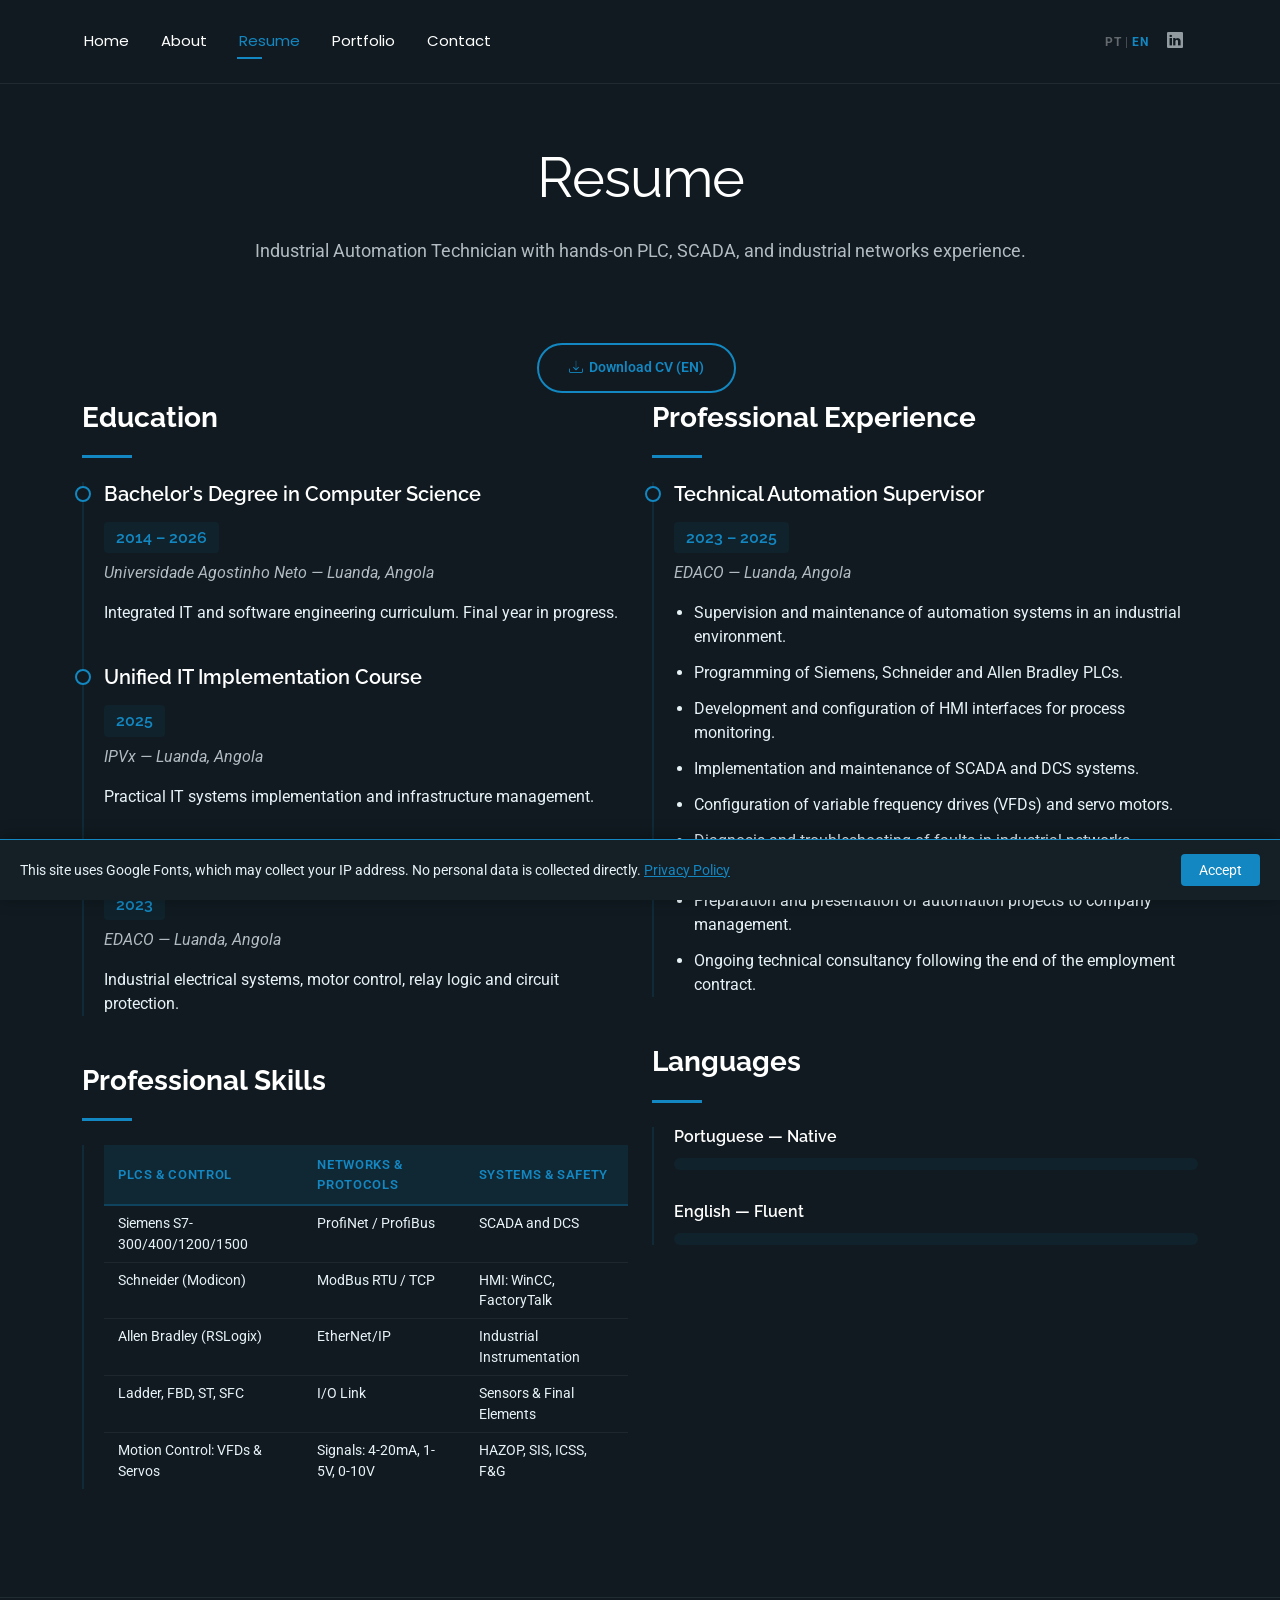
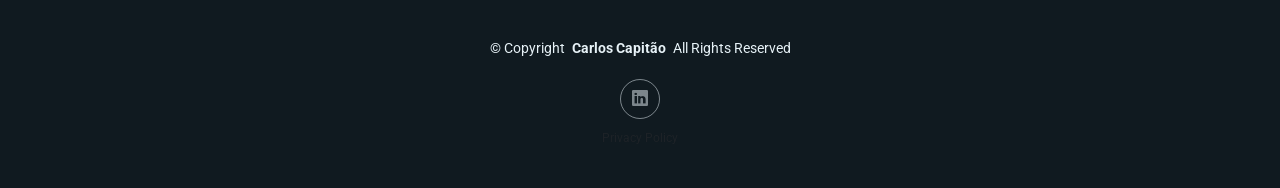
<file: resume.html>
<!DOCTYPE html>
<html lang="en" data-lang="en">

<head>
  <meta charset="utf-8">
  <meta content="width=device-width, initial-scale=1.0" name="viewport">
  <title>Resume – Carlos Capitão</title>
  <meta name="description" content="Resume of Carlos Capitão – Industrial Automation Technician, Luanda, Angola.">
  <meta name="keywords" content="Carlos Capitão, Resume, CV, Industrial Automation, PLC, SCADA">
  <meta name="robots" content="index, follow">
  <link rel="canonical" href="https://carloscapitao.cc-computacao.com/resume.html">

  <!-- Open Graph -->
  <meta property="og:title" content="Resume – Carlos Capitão">
  <meta property="og:description" content="Resume of Carlos Capitão – Industrial Automation Technician, Luanda, Angola.">
  <meta property="og:url" content="https://carloscapitao.cc-computacao.com/resume.html">
  <meta property="og:type" content="website">
  <meta property="og:image" content="https://carloscapitao.cc-computacao.com/assets/img/profile/carlos-capitao.webp">

  <!-- Twitter Card -->
  <meta name="twitter:card" content="summary_large_image">
  <meta name="twitter:title" content="Resume – Carlos Capitão">
  <meta name="twitter:description" content="Industrial Automation Technician – PLC, SCADA, Industrial Networks.">
  <meta name="twitter:image" content="https://carloscapitao.cc-computacao.com/assets/img/profile/carlos-capitao.webp">

  <!-- Favicons -->
  <link href="assets/img/profile/carlos-capitao.webp" rel="icon">
  <link href="assets/img/apple-touch-icon.png" rel="apple-touch-icon">

  <!-- Fonts -->
  <link href="https://fonts.googleapis.com" rel="preconnect">
  <link href="https://fonts.gstatic.com" rel="preconnect" crossorigin>
  <link href="https://fonts.googleapis.com/css2?family=Roboto:ital,wght@0,100;0,300;0,400;0,500;0,700;0,900;1,100;1,300;1,400;1,500;1,700;1,900&family=Poppins:ital,wght@0,100;0,200;0,300;0,400;0,500;0,600;0,700;0,800;0,900;1,100;1,200;1,300;1,400;1,500;1,600;1,700;1,800;1,900&family=Raleway:ital,wght@0,100;0,200;0,300;0,400;0,500;0,600;0,700;0,800;0,900;1,100;1,200;1,300;1,400;1,500;1,600;1,700;1,800;1,900&display=swap" rel="stylesheet">

  <!-- Vendor CSS Files -->
  <link href="assets/vendor/bootstrap/css/bootstrap.min.css" rel="stylesheet">
  <link href="assets/vendor/bootstrap-icons/bootstrap-icons.css" rel="stylesheet">
  <link href="assets/vendor/aos/aos.css" rel="stylesheet">
  <link href="assets/vendor/swiper/swiper-bundle.min.css" rel="stylesheet">
  <link href="assets/vendor/glightbox/css/glightbox.min.css" rel="stylesheet">

  <!-- Main CSS File -->
  <link href="assets/css/main.css" rel="stylesheet">
</head>

<body class="resume-page">

  <header id="header" class="header d-flex align-items-center light-background sticky-top">
    <div class="container position-relative d-flex align-items-center justify-content-between">

      <nav id="navmenu" class="navmenu">
        <ul>
          <li><a href="index.html"><span data-en>Home</span><span data-pt>Início</span></a></li>
          <li><a href="about.html"><span data-en>About</span><span data-pt>Sobre</span></a></li>
          <li><a href="resume.html" class="active"><span data-en>Resume</span><span data-pt>Currículo</span></a></li>
          <li><a href="portfolio.html"><span data-en>Portfolio</span><span data-pt>Portfólio</span></a></li>
          <li><a href="contact.html"><span data-en>Contact</span><span data-pt>Contacto</span></a></li>
        </ul>
        <i class="mobile-nav-toggle d-xl-none bi bi-list"></i>
      </nav>

      <div class="header-social-links">
        <button class="lang-toggle" onclick="toggleLang()"><span class="lang-pt">PT</span><span class="lang-sep"> | </span><span class="lang-en">EN</span></button>
        <a href="https://linkedin.com/in/carlosccdomingos" class="linkedin" target="_blank" rel="noopener"><i class="bi bi-linkedin"></i></a>

      </div>

    </div>
  </header>

  <main class="main">

    <!-- Resume Section -->
    <section id="resume" class="resume section">

      <!-- Section Title -->
      <div class="container section-title" data-aos="fade-up">
        <h2><span data-en>Resume</span><span data-pt>Currículo</span></h2>
        <p><span data-en>Industrial Automation Technician with hands-on PLC, SCADA, and industrial networks experience.</span><span data-pt>Técnico de Automação Industrial com experiência prática em PLCs, SCADA e redes industriais.</span></p>
      </div>

      <!-- Download CV Bar -->
      <div class="container download-cv-bar" data-aos="fade-up">
        <div class="text-center">
          <span data-en>
            <a href="assets/docs/CV_Carlos_Capitao_EN.pdf" download class="btn-download me-2">
              <i class="bi bi-download"></i> Download CV (EN)
            </a>
          </span>
          <span data-pt>
            <a href="assets/docs/CV_Carlos_Capitao_PT.pdf" download class="btn-download me-2">
              <i class="bi bi-download"></i> Download CV (PT)
            </a>
          </span>
          <!-- PDFs a colocar em assets/docs/ -->
        </div>
      </div>

      <div class="container" data-aos="fade-up" data-aos-delay="100">

        <div class="row">
          <div class="col-lg-6">

            <!-- Education Section -->
            <div class="resume-item" data-aos="fade-up">
              <h3 class="resume-title"><span data-en>Education</span><span data-pt>Formação Académica</span></h3>

              <div class="resume-content">

                <article class="education-item">
                  <h4><span data-en>Bachelor's Degree in Computer Science</span><span data-pt>Licenciatura em Ciências da Computação</span></h4>
                  <h5>2014 – 2026</h5>
                  <p class="institution"><em>Universidade Agostinho Neto — <span data-en>Luanda, Angola</span><span data-pt>Luanda, Angola (em curso)</span></em></p>
                  <p><span data-en>Integrated IT and software engineering curriculum. Final year in progress.</span><span data-pt>Currículo integrado de TI e engenharia de software. Último ano em curso.</span></p>
                </article>

                <article class="education-item">
                  <h4><span data-en>Unified IT Implementation Course</span><span data-pt>Curso de Implementação Unificada de TI</span></h4>
                  <h5>2025</h5>
                  <p class="institution"><em>IPVx — Luanda, Angola</em></p>
                  <p><span data-en>Practical IT systems implementation and infrastructure management.</span><span data-pt>Implementação prática de sistemas de TI e gestão de infraestruturas.</span></p>
                </article>

                <article class="education-item">
                  <h4><span data-en>Industrial Electricity &amp; Electrical Control Systems</span><span data-pt>Eletricidade Industrial e Sistemas de Controlo Elétrico</span></h4>
                  <h5>2023</h5>
                  <p class="institution"><em>EDACO — Luanda, Angola</em></p>
                  <p><span data-en>Industrial electrical systems, motor control, relay logic and circuit protection.</span><span data-pt>Sistemas elétricos industriais, controlo de motores, lógica a relés e proteção de circuitos.</span></p>
                </article>

              </div>
            </div><!-- End Education Section -->

            <!-- Professional Skills Section -->
            <div class="resume-item" data-aos="fade-up">
              <h3 class="resume-title"><span data-en>Professional Skills</span><span data-pt>Competências Profissionais</span></h3>

              <div class="resume-content">
                <div class="table-responsive">
                  <table class="skills-table">
                    <thead>
                      <tr>
                        <th><span data-en>PLCs &amp; Control</span><span data-pt>PLCs &amp; Controlo</span></th>
                        <th><span data-en>Networks &amp; Protocols</span><span data-pt>Redes &amp; Protocolos</span></th>
                        <th><span data-en>Systems &amp; Safety</span><span data-pt>Sistemas &amp; Segurança</span></th>
                      </tr>
                    </thead>
                    <tbody>
                      <tr>
                        <td>Siemens S7-300/400/1200/1500</td>
                        <td>ProfiNet / ProfiBus</td>
                        <td><span data-en>SCADA and DCS</span><span data-pt>SCADA e DCS</span></td>
                      </tr>
                      <tr>
                        <td>Schneider (Modicon)</td>
                        <td>ModBus RTU / TCP</td>
                        <td>HMI: WinCC, FactoryTalk</td>
                      </tr>
                      <tr>
                        <td>Allen Bradley (RSLogix)</td>
                        <td>EtherNet/IP</td>
                        <td><span data-en>Industrial Instrumentation</span><span data-pt>Instrumentação Industrial</span></td>
                      </tr>
                      <tr>
                        <td>Ladder, FBD, ST, SFC</td>
                        <td>I/O Link</td>
                        <td><span data-en>Sensors &amp; Final Elements</span><span data-pt>Sensores e Elementos Finais</span></td>
                      </tr>
                      <tr>
                        <td><span data-en>Motion Control: VFDs &amp; Servos</span><span data-pt>Motion Control: VFDs e Servos</span></td>
                        <td><span data-en>Signals: 4-20mA, 1-5V, 0-10V</span><span data-pt>Sinais: 4-20mA, 1-5V, 0-10V</span></td>
                        <td>HAZOP, SIS, ICSS, F&amp;G</td>
                      </tr>
                    </tbody>
                  </table>
                </div>
              </div>
            </div><!-- End Professional Skills Section -->

          </div>

          <div class="col-lg-6">
            <!-- Experience Section -->
            <div class="resume-item" data-aos="fade-up" data-aos-delay="100">
              <h3 class="resume-title"><span data-en>Professional Experience</span><span data-pt>Experiência Profissional</span></h3>

              <div class="resume-content">
                <article class="experience-item">
                  <h4><span data-en>Technical Automation Supervisor</span><span data-pt>Supervisor Técnico de Automação</span></h4>
                  <h5>2023 – 2025</h5>
                  <p class="company"><em>EDACO — Luanda, Angola</em></p>
                  <ul>
                    <li><span data-en>Supervision and maintenance of automation systems in an industrial environment.</span><span data-pt>Supervisão e manutenção de sistemas de automação em ambiente industrial.</span></li>
                    <li><span data-en>Programming of Siemens, Schneider and Allen Bradley PLCs.</span><span data-pt>Programação de PLCs Siemens, Schneider e Allen Bradley.</span></li>
                    <li><span data-en>Development and configuration of HMI interfaces for process monitoring.</span><span data-pt>Desenvolvimento e configuração de interfaces HMI para monitorização de processos.</span></li>
                    <li><span data-en>Implementation and maintenance of SCADA and DCS systems.</span><span data-pt>Implementação e manutenção de sistemas SCADA e DCS.</span></li>
                    <li><span data-en>Configuration of variable frequency drives (VFDs) and servo motors.</span><span data-pt>Configuração de variadores de frequência (VFDs) e servomotores.</span></li>
                    <li><span data-en>Diagnosis and troubleshooting of faults in industrial networks (ProfiNet, ProfiBus, ModBus).</span><span data-pt>Diagnóstico e resolução de avarias em redes industriais (ProfiNet, ProfiBus, ModBus).</span></li>
                    <li><span data-en>Preparation and presentation of automation projects to company management.</span><span data-pt>Preparação e apresentação de projetos de automação à gestão da empresa.</span></li>
                    <li><span data-en>Ongoing technical consultancy following the end of the employment contract.</span><span data-pt>Consultoria técnica contínua após o fim do contrato de trabalho.</span></li>
                  </ul>
                </article>
              </div>
            </div><!-- End Experience Section -->

            <!-- Languages Section -->
            <div class="resume-item" data-aos="fade-up" data-aos-delay="200">
              <h3 class="resume-title"><span data-en>Languages</span><span data-pt>Idiomas</span></h3>
              <div class="resume-content">
                <div class="skill-item">
                  <h4><span data-en>Portuguese — Native</span><span data-pt>Português — Nativo</span></h4>
                  <div class="progress">
                    <div class="progress-bar" role="progressbar" aria-valuenow="100" aria-valuemin="0" aria-valuemax="100"></div>
                  </div>
                </div>
                <div class="skill-item">
                  <h4><span data-en>English — Fluent</span><span data-pt>Inglês — Fluente</span></h4>
                  <div class="progress">
                    <div class="progress-bar" role="progressbar" aria-valuenow="90" aria-valuemin="0" aria-valuemax="100"></div>
                  </div>
                </div>
              </div>
            </div><!-- End Languages Section -->

          </div>
        </div>

      </div>

    </section><!-- /Resume Section -->

  </main>

  <footer id="footer" class="footer">

    <div class="container">
      <div class="copyright text-center">
        <p>© <span>Copyright</span> <strong class="px-1 sitename">Carlos Capitão</strong> <span>All Rights Reserved</span></p>
      </div>
      <div class="social-links d-flex justify-content-center">
        <a href="https://linkedin.com/in/carlosccdomingos" target="_blank" rel="noopener"><i class="bi bi-linkedin"></i></a>

      </div>
      <div class="text-center mt-2">
        <a href="privacy.html" class="text-muted small"><span data-en>Privacy Policy</span><span data-pt>Política de Privacidade</span></a>
      </div>
    </div>

  </footer>

  <!-- Cookie Banner -->
  <div id="cookie-banner" class="hidden">
    <p>
      <span data-en>This site uses Google Fonts, which may collect your IP address. No personal data is collected directly. <a href="privacy.html">Privacy Policy</a></span>
      <span data-pt>Este site utiliza Google Fonts, que pode recolher o seu endereço IP. Nenhum dado pessoal é recolhido diretamente. <a href="privacy.html">Política de Privacidade</a></span>
    </p>
    <button id="cookie-accept" class="btn-cookie">
      <span data-en>Accept</span><span data-pt>Aceitar</span>
    </button>
  </div>

  <!-- Scroll Top -->
  <a href="#" id="scroll-top" class="scroll-top d-flex align-items-center justify-content-center"><i class="bi bi-arrow-up-short"></i></a>

  <!-- Preloader -->
  <div id="preloader"></div>

  <!-- Vendor JS Files -->
  <script src="assets/vendor/bootstrap/js/bootstrap.bundle.min.js" defer></script>
  <script src="assets/vendor/aos/aos.js" defer></script>
  <script src="assets/vendor/typed.js/typed.umd.js" defer></script>
  <script src="assets/vendor/waypoints/noframework.waypoints.js" defer></script>
  <script src="assets/vendor/purecounter/purecounter_vanilla.js" defer></script>
  <script src="assets/vendor/swiper/swiper-bundle.min.js" defer></script>
  <script src="assets/vendor/imagesloaded/imagesloaded.pkgd.min.js" defer></script>
  <script src="assets/vendor/isotope-layout/isotope.pkgd.min.js" defer></script>
  <script src="assets/vendor/glightbox/js/glightbox.min.js" defer></script>

  <!-- Main JS File -->
  <script src="assets/js/main.js" defer></script>

</body>

</html>
</file>
<file: assets/css/main.css>
/**
* Template Name: FolioOne
* Template URL: https://bootstrapmade.com/folioone-bootstrap-portfolio-website-template/
* Updated: Aug 23 2025 with Bootstrap v5.3.7
* Author: BootstrapMade.com
* License: https://bootstrapmade.com/license/
*/

/*--------------------------------------------------------------
# Font & Color Variables
# Help: https://bootstrapmade.com/color-system/
--------------------------------------------------------------*/
/* Fonts */
:root {
  --default-font: "Roboto",  system-ui, -apple-system, "Segoe UI", Roboto, "Helvetica Neue", Arial, "Noto Sans", "Liberation Sans", sans-serif, "Apple Color Emoji", "Segoe UI Emoji", "Segoe UI Symbol", "Noto Color Emoji";
  --heading-font: "Raleway",  sans-serif;
  --nav-font: "Poppins",  sans-serif;
}

/* Global Colors - The following color variables are used throughout the website. Updating them here will change the color scheme of the entire website */
:root { 
  --background-color: #101a20; /* Background color for the entire website, including individual sections */
  --default-color: #e7f2f7; /* Default color used for the majority of the text content across the entire website */
  --heading-color: #ffffff; /* Color for headings, subheadings and title throughout the website */
  --accent-color: #1387c1; /* Accent color that represents your brand on the website. It's used for buttons, links, and other elements that need to stand out */
  --surface-color: #141f26; /* The surface color is used as a background of boxed elements within sections, such as cards, icon boxes, or other elements that require a visual separation from the global background. */
  --contrast-color: #ffffff; /* Contrast color for text, ensuring readability against backgrounds of accent, heading, or default colors. */
}

/* Nav Menu Colors - The following color variables are used specifically for the navigation menu. They are separate from the global colors to allow for more customization options */
:root {
  --nav-color: #ffffff;  /* The default color of the main navmenu links */
  --nav-hover-color: #1387c1; /* Applied to main navmenu links when they are hovered over or active */
  --nav-mobile-background-color: #213642; /* Used as the background color for mobile navigation menu */
  --nav-dropdown-background-color: #051117; /* Used as the background color for dropdown items that appear when hovering over primary navigation items */
  --nav-dropdown-color: #e7f2f7; /* Used for navigation links of the dropdown items in the navigation menu. */
  --nav-dropdown-hover-color: #1387c1; /* Similar to --nav-hover-color, this color is applied to dropdown navigation links when they are hovered over. */
}

/* Color Presets - These classes override global colors when applied to any section or element, providing reuse of the sam color scheme. */

.light-background {
  --background-color: #142027;
  --surface-color: #325264;
}

.dark-background {
  --background-color: #0b1419;
  --default-color: #ffffff;
  --heading-color: #ffffff;
  --surface-color: #252525;
  --contrast-color: #ffffff;
}

/* Smooth scroll */
:root {
  scroll-behavior: smooth;
}

/*--------------------------------------------------------------
# General Styling & Shared Classes
--------------------------------------------------------------*/
body {
  color: var(--default-color);
  background-color: var(--background-color);
  font-family: var(--default-font);
}

a {
  color: var(--accent-color);
  text-decoration: none;
  transition: 0.3s;
}

a:hover {
  color: color-mix(in srgb, var(--accent-color), transparent 25%);
  text-decoration: none;
}

h1,
h2,
h3,
h4,
h5,
h6 {
  color: var(--heading-color);
  font-family: var(--heading-font);
}

/* PHP Email Form Messages
------------------------------*/
.php-email-form .error-message {
  display: none;
  background: #df1529;
  color: #ffffff;
  text-align: left;
  padding: 15px;
  margin-bottom: 24px;
  font-weight: 600;
}

.php-email-form .sent-message {
  display: none;
  color: #ffffff;
  background: #059652;
  text-align: center;
  padding: 15px;
  margin-bottom: 24px;
  font-weight: 600;
}

.php-email-form .loading {
  display: none;
  background: var(--surface-color);
  text-align: center;
  padding: 15px;
  margin-bottom: 24px;
}

.php-email-form .loading:before {
  content: "";
  display: inline-block;
  border-radius: 50%;
  width: 24px;
  height: 24px;
  margin: 0 10px -6px 0;
  border: 3px solid var(--accent-color);
  border-top-color: var(--surface-color);
  animation: php-email-form-loading 1s linear infinite;
}

@keyframes php-email-form-loading {
  0% {
    transform: rotate(0deg);
  }

  100% {
    transform: rotate(360deg);
  }
}

/*--------------------------------------------------------------
# Global Header
--------------------------------------------------------------*/
.header {
  --background-color: rgba(255, 255, 255, 0);
  color: var(--default-color);
  background-color: var(--background-color);
  padding: 15px 0;
  transition: all 0.5s;
  z-index: 997;
  border-bottom: 1px solid color-mix(in srgb, var(--default-color), transparent 92%);
}

.header .logo {
  line-height: 1;
}

.header .logo img {
  max-height: 36px;
  margin-right: 8px;
}

.header .logo h1 {
  font-size: 32px;
  margin: 0;
  font-weight: 400;
  color: var(--heading-color);
}

.header .header-social-links {
  padding-right: 15px;
}

.header .header-social-links a {
  color: color-mix(in srgb, var(--default-color), transparent 40%);
  padding-left: 6px;
  display: inline-block;
  transition: 0.3s;
  font-size: 16px;
}

.header .header-social-links a:hover {
  color: var(--default-color);
}

.header .header-social-links a i {
  line-height: 0px;
}

@media (max-width: 1200px) {
  .header .logo {
    order: 1;
  }

  .header .header-social-links {
    order: 2;
  }

  .header .navmenu {
    order: 3;
  }
}

/* Global Header on Scroll
------------------------------*/
.scrolled .header {
  --background-color: rgba(16, 26, 32, 0.9);
}

/*--------------------------------------------------------------
# Navigation Menu
--------------------------------------------------------------*/
/* Desktop Navigation */
@media (min-width: 1200px) {
  .navmenu {
    padding: 0;
  }

  .navmenu ul {
    margin: 0;
    padding: 0;
    display: flex;
    list-style: none;
    align-items: center;
  }

  .navmenu li {
    position: relative;
  }

  .navmenu>ul>li {
    white-space: nowrap;
    padding: 15px 28px 15px 0;
  }

  .navmenu>ul>li:last-child {
    padding-right: 0;
  }

  .navmenu a,
  .navmenu a:focus {
    color: var(--nav-color);
    font-size: 15px;
    padding: 0 2px;
    font-family: var(--nav-font);
    font-weight: 400;
    display: flex;
    align-items: center;
    justify-content: space-between;
    white-space: nowrap;
    transition: 0.3s;
    position: relative;
  }

  .navmenu a i,
  .navmenu a:focus i {
    font-size: 12px;
    line-height: 0;
    margin-left: 5px;
    transition: 0.3s;
  }

  .navmenu>ul>li>a:before {
    content: "";
    position: absolute;
    height: 2px;
    bottom: -6px;
    left: 0;
    background-color: var(--nav-hover-color);
    visibility: hidden;
    width: 0px;
    transition: all 0.3s ease-in-out 0s;
  }

  .navmenu a:hover:before,
  .navmenu li:hover>a:before,
  .navmenu .active:before {
    visibility: visible;
    width: 25px;
  }

  .navmenu li:hover>a,
  .navmenu .active,
  .navmenu .active:focus {
    color: var(--nav-hover-color);
  }

  .navmenu .dropdown ul {
    margin: 0;
    padding: 10px 0;
    background: var(--nav-dropdown-background-color);
    display: block;
    position: absolute;
    visibility: hidden;
    left: -5px;
    top: 130%;
    opacity: 0;
    transition: 0.3s;
    border-radius: 4px;
    z-index: 99;
    box-shadow: 0px 0px 30px rgba(0, 0, 0, 0.1);
  }

  .navmenu .dropdown ul li {
    min-width: 200px;
  }

  .navmenu .dropdown ul a {
    padding: 10px 20px;
    font-size: 15px;
    text-transform: none;
    color: var(--nav-dropdown-color);
  }

  .navmenu .dropdown ul a i {
    font-size: 12px;
  }

  .navmenu .dropdown ul a:hover,
  .navmenu .dropdown ul .active:hover,
  .navmenu .dropdown ul li:hover>a {
    color: var(--nav-dropdown-hover-color);
  }

  .navmenu .dropdown:hover>ul {
    opacity: 1;
    top: 100%;
    visibility: visible;
  }

  .navmenu .dropdown .dropdown ul {
    top: 0;
    left: -90%;
    visibility: hidden;
  }

  .navmenu .dropdown .dropdown:hover>ul {
    opacity: 1;
    top: 0;
    left: -100%;
    visibility: visible;
  }
}

/* Mobile Navigation */
@media (max-width: 1199px) {
  .mobile-nav-toggle {
    color: var(--nav-color);
    font-size: 28px;
    line-height: 0;
    margin-right: 10px;
    cursor: pointer;
    transition: color 0.3s;
  }

  .navmenu {
    padding: 0;
    z-index: 9997;
  }

  .navmenu ul {
    display: none;
    list-style: none;
    position: absolute;
    inset: 60px 20px 20px 20px;
    padding: 10px 0;
    margin: 0;
    border-radius: 6px;
    background-color: var(--nav-mobile-background-color);
    border: 1px solid color-mix(in srgb, var(--default-color), transparent 90%);
    box-shadow: none;
    overflow-y: auto;
    transition: 0.3s;
    z-index: 9998;
  }

  .navmenu a,
  .navmenu a:focus {
    color: var(--nav-dropdown-color);
    padding: 10px 20px;
    font-family: var(--nav-font);
    font-size: 17px;
    font-weight: 500;
    display: flex;
    align-items: center;
    justify-content: space-between;
    white-space: nowrap;
    transition: 0.3s;
  }

  .navmenu a i,
  .navmenu a:focus i {
    font-size: 12px;
    line-height: 0;
    margin-left: 5px;
    width: 30px;
    height: 30px;
    display: flex;
    align-items: center;
    justify-content: center;
    border-radius: 50%;
    transition: 0.3s;
    background-color: color-mix(in srgb, var(--accent-color), transparent 90%);
  }

  .navmenu a i:hover,
  .navmenu a:focus i:hover {
    background-color: var(--accent-color);
    color: var(--contrast-color);
  }

  .navmenu a:hover,
  .navmenu .active,
  .navmenu .active:focus {
    color: var(--nav-dropdown-hover-color);
  }

  .navmenu .active i,
  .navmenu .active:focus i {
    background-color: var(--accent-color);
    color: var(--contrast-color);
    transform: rotate(180deg);
  }

  .navmenu .dropdown ul {
    position: static;
    display: none;
    z-index: 99;
    padding: 10px 0;
    margin: 10px 20px;
    background-color: var(--nav-dropdown-background-color);
    transition: all 0.5s ease-in-out;
  }

  .navmenu .dropdown ul ul {
    background-color: rgba(33, 37, 41, 0.1);
  }

  .navmenu .dropdown>.dropdown-active {
    display: block;
    background-color: rgba(33, 37, 41, 0.03);
  }

  .mobile-nav-active {
    overflow: hidden;
  }

  .mobile-nav-active .mobile-nav-toggle {
    color: #fff;
    position: absolute;
    font-size: 32px;
    top: 15px;
    right: 15px;
    margin-right: 0;
    z-index: 9999;
  }

  .mobile-nav-active .navmenu {
    position: fixed;
    overflow: hidden;
    inset: 0;
    background: rgba(33, 37, 41, 0.8);
    transition: 0.3s;
  }

  .mobile-nav-active .navmenu>ul {
    display: block;
  }
}

/*--------------------------------------------------------------
# Global Footer
--------------------------------------------------------------*/
.footer {
  color: var(--default-color);
  background-color: var(--background-color);
  font-size: 14px;
  padding: 40px 0;
  position: relative;
  border-top: 1px solid color-mix(in srgb, var(--default-color), transparent 92%);
}

.footer .copyright p {
  margin-bottom: 0;
}

.footer .social-links {
  margin-top: 20px;
}

.footer .social-links a {
  display: flex;
  align-items: center;
  justify-content: center;
  width: 40px;
  height: 40px;
  border-radius: 50%;
  border: 1px solid color-mix(in srgb, var(--default-color), transparent 50%);
  font-size: 16px;
  color: color-mix(in srgb, var(--default-color), transparent 50%);
  margin: 0 5px;
  transition: 0.3s;
}

.footer .social-links a:hover {
  color: var(--accent-color);
  border-color: var(--accent-color);
}

.footer .credits {
  margin-top: 10px;
  font-size: 13px;
  text-align: center;
}

/*--------------------------------------------------------------
# Preloader
--------------------------------------------------------------*/
#preloader {
  position: fixed;
  inset: 0;
  z-index: 9999;
  overflow: hidden;
  background-color: var(--background-color);
  transition: all 0.6s ease-out;
  width: 100%;
  height: 100vh;
}

#preloader:before,
#preloader:after {
  content: "";
  position: absolute;
  border: 4px solid var(--accent-color);
  border-radius: 50%;
  animation: animate-preloader 2s cubic-bezier(0, 0.2, 0.8, 1) infinite;
}

#preloader:after {
  animation-delay: -0.5s;
}

@keyframes animate-preloader {
  0% {
    width: 10px;
    height: 10px;
    top: calc(50% - 5px);
    left: calc(50% - 5px);
    opacity: 1;
  }

  100% {
    width: 72px;
    height: 72px;
    top: calc(50% - 36px);
    left: calc(50% - 36px);
    opacity: 0;
  }
}

/*--------------------------------------------------------------
# Scroll Top Button
--------------------------------------------------------------*/
.scroll-top {
  position: fixed;
  visibility: hidden;
  opacity: 0;
  right: 15px;
  bottom: -15px;
  z-index: 99999;
  background-color: var(--accent-color);
  width: 44px;
  height: 44px;
  border-radius: 50px;
  transition: all 0.4s;
}

.scroll-top i {
  font-size: 24px;
  color: var(--contrast-color);
  line-height: 0;
}

.scroll-top:hover {
  background-color: color-mix(in srgb, var(--accent-color), transparent 20%);
  color: var(--contrast-color);
}

.scroll-top.active {
  visibility: visible;
  opacity: 1;
  bottom: 15px;
}

/*--------------------------------------------------------------
# Disable aos animation delay on mobile devices
--------------------------------------------------------------*/
@media screen and (max-width: 768px) {
  [data-aos-delay] {
    transition-delay: 0 !important;
  }
}

/*--------------------------------------------------------------
# Global Page Titles & Breadcrumbs
--------------------------------------------------------------*/
.page-title {
  color: var(--default-color);
  background-color: var(--background-color);
  position: relative;
}

.page-title .heading {
  padding: 80px 0;
  border-top: 1px solid color-mix(in srgb, var(--default-color), transparent 90%);
}

.page-title .heading h1 {
  font-size: 38px;
  font-weight: 700;
}

.page-title nav {
  background-color: color-mix(in srgb, var(--default-color), transparent 96%);
  padding: 20px 0;
}

.page-title nav ol {
  display: flex;
  flex-wrap: wrap;
  list-style: none;
  padding: 0;
  margin: 0;
  font-size: 16px;
  font-weight: 400;
}

.page-title nav ol li+li {
  padding-left: 10px;
}

.page-title nav ol li+li::before {
  content: "/";
  display: inline-block;
  padding-right: 10px;
  color: color-mix(in srgb, var(--default-color), transparent 70%);
}

/*--------------------------------------------------------------
# Global Sections
--------------------------------------------------------------*/
section,
.section {
  color: var(--default-color);
  background-color: var(--background-color);
  padding: 60px 0;
  scroll-margin-top: 100px;
  overflow: clip;
}

@media (max-width: 1199px) {

  section,
  .section {
    scroll-margin-top: 66px;
  }
}

/*--------------------------------------------------------------
# Global Section Titles
--------------------------------------------------------------*/
.section-title {
  text-align: center;
  padding-bottom: 60px;
  position: relative;
}

.section-title h2 {
  font-size: 3.5rem;
  font-weight: 400;
  line-height: 1.2;
  color: var(--heading-color);
  margin-bottom: 1.5rem;
  letter-spacing: -1px;
}

@media (max-width: 768px) {
  .section-title h2 {
    font-size: 2.5rem;
  }
}

.section-title p {
  font-size: 1.125rem;
  line-height: 1.8;
  color: color-mix(in srgb, var(--default-color), transparent 25%);
  max-width: 900px;
  margin: 0 auto;
  text-wrap: balance;
}

/*--------------------------------------------------------------
# Hero Section
--------------------------------------------------------------*/
.hero {
  padding: 80px 0;
  min-height: 100vh;
  display: flex;
  align-items: center;
}

.hero .hero-content h1 {
  font-size: 3.5rem;
  font-weight: 700;
  margin-bottom: 1rem;
  line-height: 1.2;
}

.hero .hero-content h1 .highlight {
  color: var(--accent-color);
  position: relative;
}

.hero .hero-content h1 .highlight::after {
  content: "";
  position: absolute;
  bottom: 0;
  left: 0;
  width: 100%;
  height: 3px;
  background: linear-gradient(90deg, var(--accent-color), color-mix(in srgb, var(--accent-color), transparent 50%));
  border-radius: 2px;
}

@media (max-width: 768px) {
  .hero .hero-content h1 {
    font-size: 2.5rem;
  }
}

.hero .hero-content h2 {
  font-size: 1.5rem;
  font-weight: 400;
  margin-bottom: 2rem;
  color: color-mix(in srgb, var(--default-color), transparent 20%);
}

.hero .hero-content h2 .typed {
  color: var(--accent-color);
  font-weight: 600;
}

@media (max-width: 768px) {
  .hero .hero-content h2 {
    font-size: 1.25rem;
  }
}

.hero .hero-content p {
  font-size: 1.1rem;
  line-height: 1.6;
  margin-bottom: 2.5rem;
  color: color-mix(in srgb, var(--default-color), transparent 30%);
}

.hero .hero-actions {
  display: flex;
  gap: 1rem;
  margin-bottom: 3rem;
}

.hero .hero-actions .btn {
  padding: 12px 30px;
  border-radius: 50px;
  font-weight: 600;
  text-decoration: none;
  transition: all 0.3s ease;
  border: 2px solid;
}

.hero .hero-actions .btn.btn-primary {
  background: var(--accent-color);
  color: var(--contrast-color);
  border-color: var(--accent-color);
}

.hero .hero-actions .btn.btn-primary:hover {
  background: color-mix(in srgb, var(--accent-color), black 15%);
  border-color: color-mix(in srgb, var(--accent-color), black 15%);
  transform: translateY(-2px);
}

.hero .hero-actions .btn.btn-outline {
  background: transparent;
  color: var(--accent-color);
  border-color: var(--accent-color);
}

.hero .hero-actions .btn.btn-outline:hover {
  transform: translateY(-2px);
}

@media (max-width: 576px) {
  .hero .hero-actions {
    flex-direction: column;
  }

  .hero .hero-actions .btn {
    text-align: center;
  }
}

.hero .social-links {
  display: flex;
  gap: 1rem;
}

.hero .social-links a {
  width: 45px;
  height: 45px;
  background: var(--surface-color);
  border-radius: 50%;
  display: flex;
  align-items: center;
  justify-content: center;
  color: var(--default-color);
  font-size: 1.2rem;
  transition: all 0.3s ease;
}

.hero .social-links a:hover {
  background: var(--accent-color);
  color: var(--contrast-color);
  transform: translateY(-3px);
  box-shadow: 0 8px 25px color-mix(in srgb, var(--accent-color), transparent 70%);
}

.hero .hero-image {
  position: relative;
}

.hero .hero-image .image-wrapper {
  position: relative;
  max-width: 450px;
  margin: 0 auto;
}

.hero .hero-image .image-wrapper img {
  border-radius: 20px;
  box-shadow: 0 5px 15px color-mix(in srgb, var(--default-color), transparent 95%);
  transition: transform 0.3s ease;
}

.hero .hero-image .image-wrapper img:hover {
  transform: scale(1.02);
}

.hero .hero-image .floating-elements {
  position: absolute;
  top: 0;
  left: 0;
  right: 0;
  bottom: 0;
  pointer-events: none;
}

.hero .hero-image .floating-elements .floating-card {
  position: absolute;
  background: var(--surface-color);
  padding: 15px 20px;
  border-radius: 15px;
  box-shadow: 0 10px 30px color-mix(in srgb, var(--default-color), transparent 90%);
  display: flex;
  align-items: center;
  gap: 10px;
  font-weight: 600;
  animation: float 3s ease-in-out infinite;
}

.hero .hero-image .floating-elements .floating-card i {
  font-size: 1.5rem;
  color: var(--accent-color);
}

.hero .hero-image .floating-elements .floating-card.design {
  top: 10%;
  right: -10%;
  animation-delay: 0s;
}

.hero .hero-image .floating-elements .floating-card.code {
  bottom: 30%;
  left: -15%;
  animation-delay: 1s;
}

.hero .hero-image .floating-elements .floating-card.creativity {
  top: 60%;
  right: -5%;
  animation-delay: 2s;
}

@media (max-width: 992px) {
  .hero .hero-image .floating-elements .floating-card {
    display: none;
  }
}

@keyframes float {

  0%,
  100% {
    transform: translateY(0px);
  }

  50% {
    transform: translateY(-10px);
  }
}

@media (max-width: 992px) {
  .hero .hero-content {
    text-align: center;
    margin-bottom: 3rem;
  }
}

/*--------------------------------------------------------------
# About Section
--------------------------------------------------------------*/
.about .intro-content .eyebrow {
  display: inline-block;
  letter-spacing: 0.12em;
  text-transform: uppercase;
  font-size: 12px;
  color: color-mix(in srgb, var(--default-color), transparent 40%);
  margin-bottom: 16px;
}

.about .intro-content .headline {
  font-family: var(--heading-font);
  font-weight: 300;
  line-height: 1.2;
  font-size: clamp(28px, 4vw, 44px);
  margin: 0 0 24px 0;
}

.about .intro-content .lead {
  font-size: 18px;
  line-height: 1.8;
  color: color-mix(in srgb, var(--default-color), transparent 10%);
  margin-bottom: 24px;
}

.about .intro-content p {
  line-height: 1.8;
  margin-bottom: 24px;
  color: color-mix(in srgb, var(--default-color), transparent 5%);
}

.about .intro-content .cta-group {
  display: flex;
  gap: 24px;
  align-items: center;
  margin-top: 24px;
}

.about .intro-content .cta-group .btn-ghost {
  display: inline-flex;
  align-items: center;
  gap: 8px;
  padding: 12px 30px;
  border-radius: 50px;
  color: var(--accent-color);
  background: transparent;
  border: 2px solid var(--accent-color);
  font-weight: 600;
  font-size: 0.9rem;
  text-decoration: none;
  transition: all 0.3s ease;
}

.about .intro-content .cta-group .btn-ghost:hover,
.about .intro-content .cta-group .btn-ghost:focus {
  color: var(--contrast-color);
  background: var(--accent-color);
  border-color: var(--accent-color);
  transform: translateY(-2px);
  outline: none;
}

.about .intro-content .cta-group .link-underline {
  display: inline-flex;
  align-items: center;
  gap: 8px;
  position: relative;
  color: var(--accent-color);
  padding-bottom: 4px;
  transition: 0.3s ease-in-out;
}

.about .intro-content .cta-group .link-underline::after {
  content: "";
  position: absolute;
  left: 0;
  right: 0;
  bottom: 0;
  height: 1px;
  background: color-mix(in srgb, var(--accent-color), transparent 40%);
  transform: scaleX(0.4);
  transform-origin: left;
  transition: 0.3s ease-in-out;
}

.about .intro-content .cta-group .link-underline:hover,
.about .intro-content .cta-group .link-underline:focus {
  color: color-mix(in srgb, var(--accent-color), transparent 10%);
  outline: none;
}

.about .intro-content .cta-group .link-underline:hover::after,
.about .intro-content .cta-group .link-underline:focus::after {
  transform: scaleX(1);
}

.about .profile-figure {
  margin: 0;
}

.about .profile-figure .profile-photo {
  width: 88%;
  max-width: 440px;
  border-radius: 18px;
  box-shadow: 0 10px 30px color-mix(in srgb, var(--default-color), transparent 92%);
  transform: translateY(0);
  transition: transform 0.3s ease-in-out;
}

.about .profile-figure .profile-caption {
  margin-top: 24px;
  display: flex;
  align-items: center;
  justify-content: center;
}

.about .profile-figure .profile-caption .meta {
  font-size: 14px;
  color: color-mix(in srgb, var(--default-color), transparent 20%);
}

.about .profile-figure .profile-caption .meta .funfact {
  font-size: 13px;
  margin-top: 4px;
  color: color-mix(in srgb, var(--default-color), transparent 35%);
}

.about .profile-figure:hover .profile-photo {
  transform: translateY(-4px);
}

.about .skill-item {
  padding: 24px;
  border-radius: 6px;
  transition: 0.3s ease-in-out;
  background: color-mix(in srgb, var(--surface-color), var(--accent-color) 2%);
  border: 1px solid color-mix(in srgb, var(--default-color), transparent 88%);
  height: 100%;
}

.about .skill-item i {
  font-size: 24px;
  color: var(--accent-color);
  margin-bottom: 16px;
  display: inline-block;
}

.about .skill-item h3 {
  font-size: 16px;
  margin-bottom: 6px;
  font-weight: 500;
}

.about .skill-item p {
  margin: 0;
  font-size: 14px;
  color: color-mix(in srgb, var(--default-color), transparent 25%);
}

.about .skill-item:hover {
  transform: translateY(-3px);
  border-color: color-mix(in srgb, var(--accent-color), transparent 60%);
  box-shadow: 0 10px 30px color-mix(in srgb, var(--default-color), transparent 92%);
}

.about .timeline-item {
  position: relative;
  padding-left: 26px;
}

.about .timeline-item time {
  display: inline-block;
  font-size: 12px;
  letter-spacing: 0.08em;
  text-transform: uppercase;
  color: color-mix(in srgb, var(--default-color), transparent 45%);
  margin-bottom: 6px;
}

.about .timeline-item h4 {
  font-size: 18px;
  font-weight: 400;
  margin: 0 0 6px;
}

.about .timeline-item p {
  font-size: 14px;
  color: color-mix(in srgb, var(--default-color), transparent 25%);
  margin: 0;
}

.about .timeline-item .dot {
  position: absolute;
  left: 0;
  top: 4px;
  width: 10px;
  height: 10px;
  border-radius: 50%;
  background: var(--accent-color);
  box-shadow: 0 0 0 6px color-mix(in srgb, var(--accent-color), transparent 80%);
}

.about .personal-quote {
  padding: 24px 0;
}

.about .personal-quote p {
  font-family: var(--heading-font);
  font-weight: 300;
  font-size: clamp(20px, 3vw, 28px);
  line-height: 1.5;
  color: color-mix(in srgb, var(--default-color), transparent 5%);
  margin: 0 auto;
  max-width: 800px;
}

.about .fact-pill {
  display: flex;
  align-items: center;
  justify-content: center;
  gap: 10px;
  padding: 10px 14px;
  border-radius: 999px;
  border: 1px solid color-mix(in srgb, var(--default-color), transparent 85%);
  background: var(--surface-color);
  color: color-mix(in srgb, var(--default-color), transparent 10%);
  transition: 0.3s ease-in-out;
}

.about .fact-pill i {
  color: var(--accent-color);
}

.about .fact-pill span {
  font-size: 14px;
}

.about .fact-pill:hover {
  transform: translateY(-2px);
  border-color: color-mix(in srgb, var(--accent-color), transparent 60%);
  box-shadow: 0 10px 30px color-mix(in srgb, var(--default-color), transparent 92%);
}

.about .fact-pill:focus-within {
  box-shadow: 0 0 0 3px color-mix(in srgb, var(--accent-color), transparent 70%);
}

@media (max-width: 992px) {
  .about .profile-figure {
    text-align: center !important;
  }

  .about .profile-figure .profile-photo {
    width: 72%;
  }

  .about .intro-content .cta-group {
    flex-wrap: wrap;
  }
}

@media (max-width: 576px) {
  .about .profile-figure .profile-photo {
    width: 100%;
  }
}

/*--------------------------------------------------------------
# Skills Section
--------------------------------------------------------------*/
.skills .skill-box {
  background-color: var(--surface-color);
  padding: 2rem;
  border-radius: 8px;
  box-shadow: 0 0 20px rgba(0, 0, 0, 0.05);
}

.skills .skill-box h3 {
  font-size: 1.2rem;
  margin-bottom: 1rem;
  font-weight: 600;
}

.skills .skill-box p {
  font-size: 0.9rem;
  margin-bottom: 0.8rem;
  opacity: 0.6;
}

.skills .skill-box .progress {
  background-color: color-mix(in srgb, var(--accent-color), transparent 85%);
  border-radius: 50px;
  height: 8px;
  margin-top: 5px;
  overflow: hidden;
}

.skills .skill-box .progress .progress-bar {
  background-color: var(--accent-color);
  height: 100%;
  position: relative;
  border-radius: 50px;
  transition: 0.9s;
  width: 1px;
}

/*--------------------------------------------------------------
# Stats Section
--------------------------------------------------------------*/
.stats .avatars {
  position: relative;
}

.stats .avatars img {
  width: 60px;
  height: 60px;
  border: 3px solid var(--accent-color);
  margin-right: -15px;
  transition: transform 0.3s ease;
}

.stats .avatars img:hover {
  transform: translateY(-5px);
  z-index: 2;
}

.stats .counters h2 {
  color: var(--heading-color);
  font-size: 48px;
  font-weight: 700;
  margin-bottom: 10px;
}

.stats .counters h2 span {
  display: inline-block;
}

.stats .counters p {
  color: var(--default-color);
  font-size: 18px;
  margin: 0;
  opacity: 0.9;
}

@media (max-width: 991px) {
  .stats .row {
    text-align: center;
  }

  .stats .avatars {
    justify-content: center;
    margin-bottom: 40px;
  }

  .stats .counters h2 {
    font-size: 36px;
  }

  .stats .counters p {
    font-size: 16px;
  }

  .stats .counters .col-md-4 {
    margin-bottom: 30px;
  }

  .stats .counters .col-md-4:last-child {
    margin-bottom: 0;
  }
}

@media (max-width: 576px) {
  .stats {
    padding: 60px 0;
  }

  .stats .avatars {
    flex-wrap: wrap;
    justify-content: center;
  }

  .stats .avatars img {
    margin: 0 -8px;
  }
}

/*--------------------------------------------------------------
# Testimonials Section
--------------------------------------------------------------*/
.testimonials .testimonials-carousel,
.testimonials .testimonials-slider {
  overflow: hidden;
}

.testimonials .testimonial-item .testimonial-content {
  border-left: 3px solid var(--accent-color);
  padding-left: 30px;
}

.testimonials .testimonial-item .testimonial-img {
  border-radius: 50%;
  border: 4px solid var(--background-color);
  margin: 0 auto;
}

.testimonials .testimonial-item h3 {
  font-size: 20px;
  font-weight: bold;
  margin: 10px 0 5px 0;
}

.testimonials .testimonial-item h4 {
  font-size: 14px;
  color: color-mix(in srgb, var(--default-color), transparent 40%);
  margin: 0 0 10px 0;
}

.testimonials .testimonial-item .stars i {
  color: #ffc107;
  margin: 0 1px;
}

.testimonials .testimonial-item .quote-icon-left,
.testimonials .testimonial-item .quote-icon-right {
  color: color-mix(in srgb, var(--accent-color), transparent 50%);
  font-size: 26px;
  line-height: 0;
}

.testimonials .testimonial-item .quote-icon-left {
  display: inline-block;
  left: -5px;
  position: relative;
}

.testimonials .testimonial-item .quote-icon-right {
  display: inline-block;
  right: -5px;
  position: relative;
  top: 10px;
  transform: scale(-1, -1);
}

.testimonials .testimonial-item p {
  font-style: italic;
}

.testimonials .swiper-wrapper {
  height: auto;
}

.testimonials .swiper-pagination {
  margin-top: 30px;
  position: relative;
}

.testimonials .swiper-pagination .swiper-pagination-bullet {
  width: 12px;
  height: 12px;
  background-color: color-mix(in srgb, var(--default-color), transparent 85%);
  opacity: 1;
}

.testimonials .swiper-pagination .swiper-pagination-bullet-active {
  background-color: var(--accent-color);
}

/*--------------------------------------------------------------
# Resume Section
--------------------------------------------------------------*/
.resume .resume-item {
  margin-bottom: 3rem;
}

.resume .resume-item .resume-title {
  font-size: 1.75rem;
  font-weight: 700;
  margin-bottom: 1.5rem;
  padding-bottom: 1.5rem;
  position: relative;
  color: var(--heading-color);
}

.resume .resume-item .resume-title::after {
  content: "";
  position: absolute;
  display: block;
  width: 50px;
  height: 3px;
  background: var(--accent-color);
  bottom: 0;
  left: 0;
}

.resume .resume-item .resume-content {
  padding-left: 1.25rem;
  border-left: 2px solid color-mix(in srgb, var(--accent-color), transparent 85%);
}

.resume .resume-item article {
  position: relative;
  margin-bottom: 2.5rem;
}

.resume .resume-item article::before {
  content: "";
  position: absolute;
  width: 16px;
  height: 16px;
  border-radius: 50%;
  left: -1.8rem;
  top: 0.25rem;
  background: var(--background-color);
  border: 2px solid var(--accent-color);
}

.resume .resume-item article h4 {
  font-size: 1.25rem;
  font-weight: 600;
  margin-bottom: 0.5rem;
  color: var(--heading-color);
}

.resume .resume-item article h5 {
  font-size: 1rem;
  background: color-mix(in srgb, var(--accent-color), transparent 92%);
  padding: 0.375rem 0.75rem;
  display: inline-block;
  font-weight: 600;
  margin: 0.5rem 0;
  color: var(--accent-color);
  border-radius: 4px;
}

.resume .resume-item article .institution,
.resume .resume-item article .company {
  font-size: 1rem;
  margin-bottom: 1rem;
  color: color-mix(in srgb, var(--default-color), transparent 25%);
}

.resume .resume-item article p {
  margin-bottom: 1rem;
}

.resume .resume-item article ul {
  padding-left: 1.25rem;
  margin-bottom: 0;
}

.resume .resume-item article ul li {
  padding-bottom: 0.75rem;
  position: relative;
}

.resume .resume-item article ul li:last-child {
  padding-bottom: 0;
}

.resume .skill-item {
  margin-bottom: 2rem;
}

.resume .skill-item h4 {
  font-size: 1rem;
  font-weight: 600;
  margin-bottom: 0.75rem;
  color: var(--heading-color);
}

.resume .skill-item .progress {
  height: 0.75rem;
  background-color: color-mix(in srgb, var(--accent-color), transparent 92%);
  border-radius: 1rem;
  overflow: visible;
}

.resume .skill-item .progress .progress-bar {
  background-color: var(--accent-color);
  position: relative;
  border-radius: 1rem;
  width: 0;
  transition: width 1s ease;
}

.resume .skill-item .progress .progress-bar::after {
  content: attr(aria-valuenow) "%";
  position: absolute;
  right: 0;
  top: -1.75rem;
  font-size: 0.875rem;
  font-weight: 600;
  color: var(--accent-color);
}

@media (max-width: 991.98px) {
  .resume .resume-item {
    margin-bottom: 2rem;
  }
}

@media (max-width: 767.98px) {
  .resume .resume-content {
    padding-left: 1rem !important;
  }

  .resume article::before {
    left: -2rem !important;
  }
}

/*--------------------------------------------------------------
# Services Section
--------------------------------------------------------------*/
.services .service-item {
  display: flex;
  background-color: var(--surface-color);
  border-radius: 12px;
  padding: 2rem;
  height: 100%;
  position: relative;
  overflow: hidden;
  box-shadow: 0 5px 20px rgba(0, 0, 0, 0.03);
  transition: all 0.4s ease;
}

.services .service-item::before {
  content: "";
  position: absolute;
  left: 0;
  top: 0;
  height: 100%;
  width: 4px;
  background-color: var(--accent-color);
  transform: scaleY(0);
  transform-origin: bottom;
  transition: transform 0.4s cubic-bezier(0.65, 0, 0.35, 1);
}

.services .service-item:hover {
  box-shadow: 0 10px 30px rgba(0, 0, 0, 0.08);
  transform: translateY(-5px);
}

.services .service-item:hover::before {
  transform: scaleY(1);
}

.services .service-item:hover .service-icon {
  background-color: var(--accent-color);
  color: var(--contrast-color);
  transform: rotateY(180deg);
}

.services .service-item:hover .service-icon i {
  transform: rotateY(180deg);
}

.services .service-item:hover .service-link i {
  transform: translateX(5px);
}

.services .service-icon {
  flex-shrink: 0;
  width: 70px;
  height: 70px;
  border-radius: 12px;
  background-color: color-mix(in srgb, var(--accent-color), transparent 90%);
  color: var(--accent-color);
  display: flex;
  align-items: center;
  justify-content: center;
  margin-right: 1.5rem;
  transition: all 0.5s ease;
}

.services .service-icon i {
  font-size: 2rem;
  transition: transform 0.5s ease;
}

.services .service-content {
  flex-grow: 1;
}

.services .service-content h3 {
  font-size: 1.4rem;
  margin-bottom: 1rem;
  font-weight: 700;
  color: var(--heading-color);
}

.services .service-content p {
  margin-bottom: 1.25rem;
  color: color-mix(in srgb, var(--default-color), transparent 20%);
}

.services .service-link {
  display: inline-flex;
  align-items: center;
  color: var(--accent-color);
  font-weight: 600;
  text-decoration: none;
  transition: color 0.3s ease;
}

.services .service-link span {
  margin-right: 0.5rem;
}

.services .service-link i {
  transition: transform 0.3s ease;
}

.services .service-link:hover {
  color: color-mix(in srgb, var(--accent-color), transparent 25%);
}

@media (max-width: 767.98px) {
  .services .service-item {
    padding: 1.5rem;
    margin-bottom: 1rem;
  }

  .services .service-icon {
    width: 60px;
    height: 60px;
    margin-right: 1rem;
  }

  .services .service-icon i {
    font-size: 1.5rem;
  }

  .services .service-content h3 {
    font-size: 1.2rem;
    margin-bottom: 0.75rem;
  }

  .services .service-content p {
    margin-bottom: 1rem;
    font-size: 0.95rem;
  }
}

@media (max-width: 575.98px) {
  .services .service-item {
    flex-direction: column;
    text-align: center;
  }

  .services .service-item::before {
    width: 100%;
    height: 4px;
    transform: scaleX(0);
    transform-origin: left;
  }

  .services .service-item:hover::before {
    transform: scaleX(1);
  }

  .services .service-icon {
    margin-right: 0;
    margin-bottom: 1.25rem;
  }

  .services .service-link {
    justify-content: center;
  }
}

/*--------------------------------------------------------------
# Service Details Section
--------------------------------------------------------------*/
.service-details .service-hero {
  margin-bottom: 4rem;
}

.service-details .service-hero .service-meta {
  display: flex;
  align-items: center;
  gap: 1rem;
  margin-bottom: 1.5rem;
}

.service-details .service-hero .service-meta .service-category {
  background: color-mix(in srgb, var(--accent-color), transparent 85%);
  color: var(--accent-color);
  padding: 0.5rem 1rem;
  border-radius: 20px;
  font-size: 0.85rem;
  font-weight: 500;
  letter-spacing: 0.5px;
}

.service-details .service-hero .service-meta .reading-time {
  color: color-mix(in srgb, var(--default-color), transparent 50%);
  font-size: 0.9rem;
  font-weight: 300;
}

.service-details .service-hero h1 {
  font-size: 3.5rem;
  font-weight: 300;
  line-height: 1.2;
  margin-bottom: 1.5rem;
  color: var(--heading-color);
  letter-spacing: -0.02em;
}

.service-details .service-hero .service-description {
  font-size: 1.25rem;
  line-height: 1.7;
  color: color-mix(in srgb, var(--default-color), transparent 25%);
  font-weight: 300;
  margin: 0;
}

.service-details .service-visual {
  margin-bottom: 4rem;
  overflow: hidden;
  border-radius: 4px;
}

.service-details .service-visual img {
  width: 100%;
  height: 400px;
  object-fit: cover;
  transition: transform 0.5s ease;
}

.service-details .service-visual img:hover {
  transform: scale(1.02);
}

.service-details .service-narrative {
  margin-bottom: 5rem;
}

.service-details .service-narrative h3 {
  font-size: 2rem;
  font-weight: 300;
  margin-bottom: 2rem;
  color: var(--heading-color);
  letter-spacing: -0.01em;
}

.service-details .service-narrative p {
  font-size: 1.1rem;
  line-height: 1.8;
  margin-bottom: 2rem;
  color: var(--default-color);
  font-weight: 300;
}

.service-details .benefits-grid {
  display: grid;
  grid-template-columns: repeat(auto-fit, minmax(280px, 1fr));
  gap: 2.5rem;
  margin-top: 3rem;
}

.service-details .benefits-grid .benefit-card {
  text-align: center;
  padding: 0;
}

.service-details .benefits-grid .benefit-card .benefit-icon {
  width: 60px;
  height: 60px;
  background: color-mix(in srgb, var(--accent-color), transparent 90%);
  border-radius: 50%;
  display: flex;
  align-items: center;
  justify-content: center;
  margin: 0 auto 1.5rem;
  transition: all 0.3s ease;
}

.service-details .benefits-grid .benefit-card .benefit-icon i {
  font-size: 1.5rem;
  color: var(--accent-color);
}

.service-details .benefits-grid .benefit-card:hover .benefit-icon {
  background: var(--accent-color);
  transform: translateY(-2px);
}

.service-details .benefits-grid .benefit-card:hover .benefit-icon i {
  color: var(--contrast-color);
}

.service-details .benefits-grid .benefit-card h4 {
  font-size: 1.2rem;
  font-weight: 400;
  margin-bottom: 1rem;
  color: var(--heading-color);
}

.service-details .benefits-grid .benefit-card p {
  font-size: 1rem;
  line-height: 1.6;
  color: color-mix(in srgb, var(--default-color), transparent 30%);
  margin: 0;
}

.service-details .timeline-section {
  margin-bottom: 4rem;
}

.service-details .timeline-section h3 {
  font-size: 2rem;
  font-weight: 300;
  margin-bottom: 3rem;
  color: var(--heading-color);
  letter-spacing: -0.01em;
}

.service-details .timeline-section .timeline {
  position: relative;
}

.service-details .timeline-section .timeline::before {
  content: "";
  position: absolute;
  left: 30px;
  top: 0;
  bottom: 0;
  width: 1px;
  background: color-mix(in srgb, var(--default-color), transparent 85%);
}

.service-details .timeline-section .timeline .timeline-item {
  position: relative;
  padding-left: 80px;
  margin-bottom: 3rem;
}

.service-details .timeline-section .timeline .timeline-item:last-child {
  margin-bottom: 0;
}

.service-details .timeline-section .timeline .timeline-item .timeline-marker {
  position: absolute;
  left: 0;
  top: 0;
  width: 60px;
  height: 60px;
  background: var(--surface-color);
  border: 2px solid color-mix(in srgb, var(--accent-color), transparent 70%);
  border-radius: 50%;
  display: flex;
  align-items: center;
  justify-content: center;
  z-index: 1;
}

.service-details .timeline-section .timeline .timeline-item .timeline-marker span {
  font-size: 1.2rem;
  font-weight: 500;
  color: var(--accent-color);
}

.service-details .timeline-section .timeline .timeline-item .timeline-content h4 {
  font-size: 1.3rem;
  font-weight: 400;
  margin-bottom: 0.75rem;
  color: var(--heading-color);
}

.service-details .timeline-section .timeline .timeline-item .timeline-content p {
  font-size: 1rem;
  line-height: 1.6;
  margin-bottom: 0.5rem;
  color: var(--default-color);
}

.service-details .timeline-section .timeline .timeline-item .timeline-content small {
  color: color-mix(in srgb, var(--default-color), transparent 40%);
  font-size: 0.9rem;
  font-weight: 500;
}

.service-details .service-sidebar {
  padding-left: 2rem;
}

@media (max-width: 992px) {
  .service-details .service-sidebar {
    padding-left: 0;
    margin-top: 4rem;
  }
}

.service-details .overview-card,
.service-details .success-story,
.service-details .consultation-form {
  background: var(--surface-color);
  border-radius: 8px;
  padding: 2.5rem;
  margin-bottom: 2.5rem;
  border: 1px solid color-mix(in srgb, var(--default-color), transparent 93%);
  transition: all 0.3s ease;
}

.service-details .overview-card:hover,
.service-details .success-story:hover,
.service-details .consultation-form:hover {
  border-color: color-mix(in srgb, var(--accent-color), transparent 80%);
}

.service-details .overview-card .overview-header h4 {
  font-size: 1.4rem;
  font-weight: 400;
  margin-bottom: 2rem;
  color: var(--heading-color);
}

.service-details .overview-card .overview-stats {
  display: grid;
  grid-template-columns: repeat(3, 1fr);
  gap: 1.5rem;
  margin-bottom: 2rem;
}

.service-details .overview-card .overview-stats .stat-item {
  text-align: center;
}

.service-details .overview-card .overview-stats .stat-item .stat-number {
  font-size: 2rem;
  font-weight: 300;
  color: var(--accent-color);
  line-height: 1;
  margin-bottom: 0.5rem;
}

.service-details .overview-card .overview-stats .stat-item .stat-label {
  font-size: 0.85rem;
  color: color-mix(in srgb, var(--default-color), transparent 40%);
  font-weight: 500;
  text-transform: uppercase;
  letter-spacing: 0.5px;
}

.service-details .overview-card .overview-details {
  border-top: 1px solid color-mix(in srgb, var(--default-color), transparent 90%);
  padding-top: 1.5rem;
}

.service-details .overview-card .overview-details .detail-row {
  display: flex;
  justify-content: space-between;
  align-items: center;
  margin-bottom: 1rem;
}

.service-details .overview-card .overview-details .detail-row:last-child {
  margin-bottom: 0;
}

.service-details .overview-card .overview-details .detail-row .detail-label {
  font-size: 0.95rem;
  color: color-mix(in srgb, var(--default-color), transparent 30%);
  font-weight: 400;
}

.service-details .overview-card .overview-details .detail-row .detail-value {
  font-size: 0.95rem;
  color: var(--heading-color);
  font-weight: 500;
}

.service-details .success-story .story-quote p {
  font-size: 1.1rem;
  line-height: 1.7;
  color: color-mix(in srgb, var(--default-color), transparent 20%);
  font-style: italic;
  margin-bottom: 2rem;
}

.service-details .success-story .story-author {
  display: flex;
  align-items: center;
  gap: 1rem;
  margin-bottom: 1.5rem;
}

.service-details .success-story .story-author .author-avatar {
  width: 50px;
  height: 50px;
  border-radius: 50%;
  object-fit: cover;
}

.service-details .success-story .story-author .author-details h5 {
  font-size: 1rem;
  font-weight: 500;
  margin-bottom: 0.25rem;
  color: var(--heading-color);
}

.service-details .success-story .story-author .author-details span {
  display: block;
  font-size: 0.9rem;
  color: color-mix(in srgb, var(--default-color), transparent 40%);
  margin-bottom: 0.25rem;
}

.service-details .success-story .story-author .author-details small {
  font-size: 0.8rem;
  color: color-mix(in srgb, var(--default-color), transparent 50%);
}

.service-details .success-story .story-metrics {
  display: grid;
  grid-template-columns: repeat(2, 1fr);
  gap: 1rem;
  padding-top: 1.5rem;
  border-top: 1px solid color-mix(in srgb, var(--default-color), transparent 90%);
}

.service-details .success-story .story-metrics .metric {
  text-align: center;
}

.service-details .success-story .story-metrics .metric .metric-value {
  font-size: 1.5rem;
  font-weight: 500;
  color: var(--accent-color);
  display: block;
  margin-bottom: 0.25rem;
}

.service-details .success-story .story-metrics .metric .metric-label {
  font-size: 0.8rem;
  color: color-mix(in srgb, var(--default-color), transparent 40%);
  text-transform: uppercase;
  letter-spacing: 0.5px;
}

.service-details .consultation-form .form-header {
  margin-bottom: 2rem;
}

.service-details .consultation-form .form-header h4 {
  font-size: 1.4rem;
  font-weight: 400;
  margin-bottom: 0.75rem;
  color: var(--heading-color);
}

.service-details .consultation-form .form-header p {
  font-size: 0.95rem;
  line-height: 1.6;
  color: color-mix(in srgb, var(--default-color), transparent 30%);
  margin: 0;
}

.service-details .consultation-form .form-group {
  margin-bottom: 1.5rem;
}

.service-details .consultation-form .form-input {
  width: 100%;
  padding: 1rem;
  border: 1px solid color-mix(in srgb, var(--default-color), transparent 85%);
  border-radius: 4px;
  font-size: 0.95rem;
  transition: all 0.3s ease;
  background: transparent;
}

.service-details .consultation-form .form-input:focus {
  outline: none;
  border-color: var(--accent-color);
  box-shadow: 0 0 0 3px color-mix(in srgb, var(--accent-color), transparent 90%);
}

.service-details .consultation-form input[type=text],
.service-details .consultation-form input[type=email],
.service-details .consultation-form input[type=tel],
.service-details .consultation-form select,
.service-details .consultation-form textarea {
  color: var(--default-color);
  background-color: var(--surface-color);
  font-size: 14px;
  border-color: color-mix(in srgb, var(--default-color), transparent 80%);
}

.service-details .consultation-form input[type=text]:focus,
.service-details .consultation-form input[type=email]:focus,
.service-details .consultation-form input[type=tel]:focus,
.service-details .consultation-form select:focus,
.service-details .consultation-form textarea:focus {
  border-color: var(--accent-color);
}

.service-details .consultation-form input[type=text]::placeholder,
.service-details .consultation-form input[type=email]::placeholder,
.service-details .consultation-form input[type=tel]::placeholder,
.service-details .consultation-form select::placeholder,
.service-details .consultation-form textarea::placeholder {
  color: color-mix(in srgb, var(--default-color), transparent 70%);
}

.service-details .consultation-form .btn-consultation {
  background: var(--accent-color);
  color: var(--contrast-color);
  border: none;
  padding: 1rem 2rem;
  border-radius: 4px;
  font-size: 0.95rem;
  font-weight: 500;
  width: 100%;
  display: flex;
  align-items: center;
  justify-content: center;
  gap: 0.5rem;
  transition: all 0.3s ease;
  text-transform: none;
}

.service-details .consultation-form .btn-consultation:hover {
  background: color-mix(in srgb, var(--accent-color), transparent 10%);
  transform: translateY(-1px);
}

.service-details .consultation-form .btn-consultation i {
  font-size: 0.9rem;
}

@media (max-width: 768px) {
  .service-details .service-hero h1 {
    font-size: 2.5rem;
  }

  .service-details .service-hero .service-description {
    font-size: 1.1rem;
  }

  .service-details .service-visual img {
    height: 250px;
  }

  .service-details .benefits-grid {
    grid-template-columns: 1fr;
    gap: 2rem;
  }

  .service-details .timeline-section .timeline::before {
    left: 20px;
  }

  .service-details .timeline-section .timeline .timeline-item {
    padding-left: 60px;
  }

  .service-details .timeline-section .timeline .timeline-item .timeline-marker {
    width: 40px;
    height: 40px;
  }

  .service-details .timeline-section .timeline .timeline-item .timeline-marker span {
    font-size: 1rem;
  }

  .service-details .overview-card .overview-stats {
    grid-template-columns: 1fr;
    gap: 1rem;
  }
}

/*--------------------------------------------------------------
# Portfolio Section
--------------------------------------------------------------*/
.portfolio .portfolio-filters {
  display: flex;
  justify-content: center;
  flex-wrap: wrap;
  gap: 10px;
  margin-bottom: 30px;
  padding: 0;
  list-style: none;
}

.portfolio .portfolio-filters li {
  padding: 8px 20px;
  font-size: 0.95rem;
  font-weight: 500;
  border-radius: 30px;
  cursor: pointer;
  transition: all 0.3s ease;
  background-color: color-mix(in srgb, var(--accent-color), transparent 90%);
  color: var(--accent-color);
}

.portfolio .portfolio-filters li:hover {
  background-color: color-mix(in srgb, var(--accent-color), transparent 80%);
}

.portfolio .portfolio-filters li.filter-active {
  background-color: var(--accent-color);
  color: var(--contrast-color);
}

.portfolio .portfolio-card {
  background-color: var(--surface-color);
  border-radius: 10px;
  overflow: hidden;
  box-shadow: 0 5px 15px rgba(0, 0, 0, 0.05);
  margin-bottom: 30px;
  transition: all 0.3s ease;
}

.portfolio .portfolio-card:hover {
  transform: translateY(-10px);
  box-shadow: 0 10px 30px rgba(0, 0, 0, 0.1);
}

.portfolio .portfolio-card:hover .portfolio-img .portfolio-overlay {
  opacity: 1;
}

.portfolio .portfolio-card:hover .portfolio-img img {
  transform: scale(1.1);
}

.portfolio .portfolio-card .portfolio-img {
  position: relative;
  overflow: hidden;
}

.portfolio .portfolio-card .portfolio-img img {
  width: 100%;
  height: auto;
  transition: transform 0.5s ease;
}

.portfolio .portfolio-card .portfolio-img .portfolio-overlay {
  position: absolute;
  top: 0;
  left: 0;
  width: 100%;
  height: 100%;
  background: rgba(0, 0, 0, 0.6);
  display: flex;
  align-items: center;
  justify-content: center;
  gap: 15px;
  opacity: 0;
  transition: all 0.3s ease;
}

.portfolio .portfolio-card .portfolio-img .portfolio-overlay a {
  width: 45px;
  height: 45px;
  background-color: var(--accent-color);
  color: var(--contrast-color);
  border-radius: 50%;
  display: flex;
  align-items: center;
  justify-content: center;
  font-size: 1.2rem;
  transition: all 0.3s ease;
}

.portfolio .portfolio-card .portfolio-img .portfolio-overlay a:hover {
  background-color: color-mix(in srgb, var(--accent-color), #fff 20%);
  transform: translateY(-5px);
}

.portfolio .portfolio-card .portfolio-info {
  padding: 20px;
}

.portfolio .portfolio-card .portfolio-info h4 {
  font-size: 1.2rem;
  font-weight: 700;
  margin-bottom: 5px;
  color: var(--heading-color);
}

.portfolio .portfolio-card .portfolio-info p {
  font-size: 0.9rem;
  color: var(--default-color);
  margin-bottom: 10px;
}

.portfolio .portfolio-card .portfolio-info .portfolio-tags {
  display: flex;
  flex-wrap: wrap;
  gap: 8px;
}

.portfolio .portfolio-card .portfolio-info .portfolio-tags span {
  font-size: 0.8rem;
  padding: 4px 12px;
  border-radius: 20px;
  background-color: color-mix(in srgb, var(--accent-color), transparent 90%);
  color: var(--accent-color);
}

.portfolio .btn-primary {
  background-color: var(--accent-color);
  border-color: var(--accent-color);
  color: var(--contrast-color);
  padding: 12px 30px;
  font-weight: 600;
  border-radius: 5px;
  transition: all 0.3s ease;
}

.portfolio .btn-primary:hover {
  background-color: color-mix(in srgb, var(--accent-color), #000 10%);
  border-color: color-mix(in srgb, var(--accent-color), #000 10%);
  transform: translateY(-3px);
  box-shadow: 0 5px 15px rgba(0, 0, 0, 0.1);
}

/*--------------------------------------------------------------
# Portfolio Details Section
--------------------------------------------------------------*/
.portfolio-details {
  --section-spacing: 2.5rem;
}

.portfolio-details .portfolio-details-media {
  position: relative;
}

.portfolio-details .portfolio-details-media .main-image {
  margin-bottom: 1rem;
  border-radius: 20px;
  overflow: hidden;
  box-shadow: 0 10px 30px rgba(0, 0, 0, 0.08);
}

.portfolio-details .portfolio-details-media .main-image .portfolio-details-slider {
  position: relative;
}

.portfolio-details .portfolio-details-media .main-image .portfolio-details-slider .swiper-wrapper {
  height: auto !important;
}

.portfolio-details .portfolio-details-media .main-image .portfolio-details-slider .swiper-slide img {
  aspect-ratio: 3/2;
  object-fit: cover;
  width: 100%;
}

.portfolio-details .portfolio-details-media .main-image .portfolio-details-slider .swiper-button-next,
.portfolio-details .portfolio-details-media .main-image .portfolio-details-slider .swiper-button-prev {
  background-color: var(--contrast-color);
  width: 40px;
  height: 40px;
  border-radius: 50%;
  transition: all 0.3s ease;
}

.portfolio-details .portfolio-details-media .main-image .portfolio-details-slider .swiper-button-next:after,
.portfolio-details .portfolio-details-media .main-image .portfolio-details-slider .swiper-button-prev:after {
  font-size: 16px;
  color: var(--accent-color);
  font-weight: bold;
}

.portfolio-details .portfolio-details-media .main-image .portfolio-details-slider .swiper-button-next:hover,
.portfolio-details .portfolio-details-media .main-image .portfolio-details-slider .swiper-button-prev:hover {
  background-color: var(--accent-color);
}

.portfolio-details .portfolio-details-media .main-image .portfolio-details-slider .swiper-button-next:hover:after,
.portfolio-details .portfolio-details-media .main-image .portfolio-details-slider .swiper-button-prev:hover:after {
  color: var(--contrast-color);
}

.portfolio-details .portfolio-details-media .thumbnail-grid img {
  height: 80px;
  object-fit: cover;
  border-radius: 8px;
  cursor: pointer;
  transition: all 0.3s ease;
  box-shadow: 0 4px 10px rgba(0, 0, 0, 0.05);
}

.portfolio-details .portfolio-details-media .thumbnail-grid img:hover {
  transform: translateY(-5px);
  box-shadow: 0 8px 15px rgba(0, 0, 0, 0.1);
}

.portfolio-details .portfolio-details-media .tech-stack-badges {
  display: flex;
  flex-wrap: wrap;
  gap: 10px;
  margin-top: 1.5rem;
}

.portfolio-details .portfolio-details-media .tech-stack-badges span {
  display: inline-block;
  padding: 6px 12px;
  font-size: 13px;
  font-weight: 500;
  border-radius: 20px;
  background-color: color-mix(in srgb, var(--heading-color), transparent 85%);
  color: var(--heading-color);
  transition: all 0.3s ease;
}

.portfolio-details .portfolio-details-media .tech-stack-badges span:hover {
  background-color: color-mix(in srgb, var(--heading-color), transparent 70%);
  transform: translateY(-2px);
}

.portfolio-details .portfolio-details-content {
  padding: 0 0 0 2rem;
  height: 100%;
  display: flex;
  flex-direction: column;
}

.portfolio-details .portfolio-details-content .project-meta {
  display: flex;
  flex-wrap: wrap;
  justify-content: space-between;
  margin-bottom: 1.5rem;
}

.portfolio-details .portfolio-details-content .project-meta .badge-wrapper .project-badge {
  display: inline-block;
  padding: 8px 16px;
  background-color: color-mix(in srgb, var(--accent-color), transparent 90%);
  color: var(--accent-color);
  border-radius: 30px;
  font-weight: 600;
  font-size: 14px;
}

.portfolio-details .portfolio-details-content .project-meta .date-client {
  display: flex;
  gap: 1.5rem;
}

.portfolio-details .portfolio-details-content .project-meta .date-client .meta-item {
  display: flex;
  align-items: center;
  font-size: 14px;
  color: color-mix(in srgb, var(--default-color), transparent 30%);
}

.portfolio-details .portfolio-details-content .project-meta .date-client .meta-item i {
  margin-right: 6px;
  color: var(--accent-color);
}

.portfolio-details .portfolio-details-content .project-title {
  font-size: 2.2rem;
  margin-bottom: 1rem;
  font-weight: 700;
  line-height: 1.2;
  color: var(--heading-color);
}

.portfolio-details .portfolio-details-content .project-website {
  display: flex;
  align-items: center;
  margin-bottom: 1.5rem;
}

.portfolio-details .portfolio-details-content .project-website i {
  font-size: 22px;
  color: var(--accent-color);
  margin-right: 8px;
}

.portfolio-details .portfolio-details-content .project-website a {
  font-weight: 500;
  transition: all 0.3s;
}

.portfolio-details .portfolio-details-content .project-website a:hover {
  letter-spacing: 0.5px;
}

.portfolio-details .portfolio-details-content .project-overview {
  margin-bottom: var(--section-spacing);
}

.portfolio-details .portfolio-details-content .project-overview .lead {
  font-size: 1.1rem;
  line-height: 1.7;
  color: color-mix(in srgb, var(--default-color), transparent 15%);
  margin-bottom: 1.5rem;
}

.portfolio-details .portfolio-details-content .project-overview .project-accordion .accordion-item {
  border: none;
  background: none;
  margin-bottom: 10px;
}

.portfolio-details .portfolio-details-content .project-overview .project-accordion .accordion-item .accordion-header .accordion-button {
  padding: 1rem;
  font-weight: 600;
  font-size: 1rem;
  color: var(--heading-color);
  background-color: color-mix(in srgb, var(--surface-color), transparent 70%);
  border-radius: 8px !important;
  box-shadow: none;
}

.portfolio-details .portfolio-details-content .project-overview .project-accordion .accordion-item .accordion-header .accordion-button:not(.collapsed) {
  background-color: var(--surface-color);
  color: var(--accent-color);
  border-bottom-left-radius: 0 !important;
  border-bottom-right-radius: 0 !important;
  box-shadow: 0 4px 10px rgba(0, 0, 0, 0.03);
}

.portfolio-details .portfolio-details-content .project-overview .project-accordion .accordion-item .accordion-header .accordion-button:not(.collapsed) i {
  color: var(--accent-color);
}

.portfolio-details .portfolio-details-content .project-overview .project-accordion .accordion-item .accordion-header .accordion-button::after {
  background-size: 14px;
  width: 14px;
  height: 14px;
}

.portfolio-details .portfolio-details-content .project-overview .project-accordion .accordion-item .accordion-header .accordion-button i {
  font-size: 1.1rem;
}

.portfolio-details .portfolio-details-content .project-overview .project-accordion .accordion-item .accordion-body {
  padding: 1rem;
  background-color: var(--surface-color);
  border-bottom-left-radius: 8px;
  border-bottom-right-radius: 8px;
}

.portfolio-details .portfolio-details-content .project-overview .project-accordion .accordion-item .accordion-body p {
  margin-bottom: 0;
  color: color-mix(in srgb, var(--default-color), transparent 25%);
  line-height: 1.6;
}

.portfolio-details .portfolio-details-content .project-features {
  margin-bottom: var(--section-spacing);
}

.portfolio-details .portfolio-details-content .project-features h3 {
  display: flex;
  align-items: center;
  font-size: 1.25rem;
  margin-bottom: 1.2rem;
}

.portfolio-details .portfolio-details-content .project-features h3 i {
  margin-right: 10px;
  color: var(--accent-color);
  font-size: 1.1em;
}

.portfolio-details .portfolio-details-content .project-features .feature-list {
  list-style: none;
  padding-left: 0;
}

.portfolio-details .portfolio-details-content .project-features .feature-list li {
  display: flex;
  align-items: center;
  padding: 8px 0;
  font-size: 15px;
  color: color-mix(in srgb, var(--default-color), transparent 15%);
}

.portfolio-details .portfolio-details-content .project-features .feature-list li i {
  color: var(--accent-color);
  margin-right: 10px;
  font-size: 1.1em;
}

.portfolio-details .portfolio-details-content .cta-buttons {
  display: flex;
  flex-wrap: wrap;
  gap: 1rem;
  margin-top: auto;
}

.portfolio-details .portfolio-details-content .cta-buttons .btn-view-project {
  padding: 12px 28px;
  background-color: var(--accent-color);
  color: var(--contrast-color);
  border-radius: 30px;
  font-weight: 500;
  transition: all 0.3s ease;
}

.portfolio-details .portfolio-details-content .cta-buttons .btn-view-project:hover {
  background-color: color-mix(in srgb, var(--accent-color), black 15%);
  transform: translateY(-3px);
  box-shadow: 0 8px 15px rgba(0, 0, 0, 0.1);
}

.portfolio-details .portfolio-details-content .cta-buttons .btn-next-project {
  padding: 12px 28px;
  background-color: color-mix(in srgb, var(--heading-color), transparent 90%);
  color: var(--heading-color);
  border-radius: 30px;
  font-weight: 500;
  transition: all 0.3s ease;
  display: flex;
  align-items: center;
  gap: 8px;
}

.portfolio-details .portfolio-details-content .cta-buttons .btn-next-project i {
  transition: transform 0.3s ease;
}

.portfolio-details .portfolio-details-content .cta-buttons .btn-next-project:hover {
  background-color: color-mix(in srgb, var(--heading-color), transparent 80%);
}

.portfolio-details .portfolio-details-content .cta-buttons .btn-next-project:hover i {
  transform: translateX(3px);
}

@media (max-width: 1199.98px) {
  .portfolio-details .portfolio-details-content {
    padding-left: 1rem;
  }
}

@media (max-width: 991.98px) {
  .portfolio-details .portfolio-details-content {
    padding: 2rem 0 0 0;
  }

  .portfolio-details .portfolio-details-content .cta-buttons {
    margin-top: 2rem;
  }
}

@media (max-width: 767.98px) {
  .portfolio-details .project-meta {
    flex-direction: column;
    gap: 1rem;
  }

  .portfolio-details .project-meta .date-client {
    flex-direction: column;
    gap: 0.5rem;
  }

  .portfolio-details .cta-buttons {
    flex-direction: column;
    width: 100%;
  }

  .portfolio-details .cta-buttons a {
    width: 100%;
    text-align: center;
  }
}

/*--------------------------------------------------------------
# Contact Section
--------------------------------------------------------------*/
.contact .info-box {
  background-color: var(--surface-color);
  padding: 3rem;
  border-radius: 1rem;
  height: 100%;
}

.contact .info-box h3 {
  color: var(--contrast-color);
  font-size: 2rem;
  margin-bottom: 1rem;
}

@media (max-width: 767.98px) {
  .contact .info-box h3 {
    font-size: 1.75rem;
  }
}

.contact .info-box p {
  opacity: 0.8;
  margin-bottom: 2rem;
}

.contact .info-box a {
  color: var(--contrast-color);
}

@media (max-width: 992px) {
  .contact .info-box {
    padding: 1.5rem;
  }
}

.contact .info-item {
  display: flex;
  gap: 1.5rem;
  margin-bottom: 2rem;
}

.contact .info-item:last-child {
  margin-bottom: 0;
}

.contact .info-item .icon-box {
  width: 3.5rem;
  height: 3.5rem;
  background-color: var(--surface-color);
  border-radius: 50%;
  display: flex;
  align-items: center;
  justify-content: center;
  flex-shrink: 0;
  transition: 0.3s;
}

.contact .info-item .icon-box i {
  font-size: 1.5rem;
  color: var(--contrast-color);
}

.contact .info-item:hover .icon-box {
  background-color: var(--accent-color);
}

.contact .info-item .content h4 {
  color: var(--contrast-color);
  font-size: 1.25rem;
  margin-bottom: 0.5rem;
  font-weight: 700;
}

.contact .info-item .content p {
  margin-bottom: 0.25rem;
  font-size: 0.95rem;
}

.contact .info-item .content p:last-child {
  margin-bottom: 0;
}

.contact .contact-form {
  background-color: var(--surface-color);
  padding: 3rem;
  border-radius: 1rem;
  height: 100%;
  box-shadow: 0 0 25px rgba(0, 0, 0, 0.05);
}

@media (max-width: 992px) {
  .contact .contact-form {
    padding: 1.5rem;
  }
}

.contact .contact-form h3 {
  font-size: 2rem;
  margin-bottom: 1rem;
}

@media (max-width: 768px) {
  .contact .contact-form h3 {
    font-size: 1.75rem;
  }
}

.contact .contact-form p {
  color: color-mix(in srgb, var(--default-color), transparent 25%);
  margin-bottom: 2rem;
}

.contact .contact-form .form-control,
.contact .contact-form .form-select {
  padding: 0.875rem 1.25rem;
  border-color: color-mix(in srgb, var(--default-color), transparent 90%);
  border-radius: 0.5rem;
  background-color: transparent;
  color: var(--default-color);
}

.contact .contact-form .form-control:focus,
.contact .contact-form .form-select:focus {
  box-shadow: none;
  border-color: var(--accent-color);
}

.contact .contact-form .form-control::placeholder,
.contact .contact-form .form-select::placeholder {
  color: color-mix(in srgb, var(--default-color), transparent 50%);
}

.contact .contact-form .btn {
  background: var(--accent-color);
  color: var(--contrast-color);
  border: 2px solid var(--accent-color);
  padding: 12px 30px;
  border-radius: 50px;
  font-weight: 600;
  font-size: 0.9rem;
  display: inline-flex;
  align-items: center;
  gap: 6px;
  transition: all 0.3s ease;
  cursor: pointer;
}

.contact .contact-form .btn:hover {
  background: color-mix(in srgb, var(--accent-color), black 15%);
  border-color: color-mix(in srgb, var(--accent-color), black 15%);
  transform: translateY(-2px);
}

/*--------------------------------------------------------------
# Global Button System (fora do hero)
--------------------------------------------------------------*/
.btn.btn-primary {
  background: var(--accent-color);
  color: var(--contrast-color);
  border: 2px solid var(--accent-color);
  padding: 12px 30px;
  border-radius: 50px;
  font-weight: 600;
  font-size: 0.9rem;
  display: inline-flex;
  align-items: center;
  gap: 6px;
  text-decoration: none;
  transition: all 0.3s ease;
}
.btn.btn-primary:hover {
  background: color-mix(in srgb, var(--accent-color), black 15%);
  border-color: color-mix(in srgb, var(--accent-color), black 15%);
  color: var(--contrast-color);
  transform: translateY(-2px);
}

.btn.btn-outline {
  background: transparent;
  color: var(--accent-color);
  border: 2px solid var(--accent-color);
  padding: 12px 30px;
  border-radius: 50px;
  font-weight: 600;
  font-size: 0.9rem;
  display: inline-flex;
  align-items: center;
  gap: 6px;
  text-decoration: none;
  transition: all 0.3s ease;
}
.btn.btn-outline:hover {
  background: var(--accent-color);
  color: var(--contrast-color);
  transform: translateY(-2px);
}

/*--------------------------------------------------------------
# Starter Section Section
--------------------------------------------------------------*/
.starter-section {
  /* Add your styles here */
}

/*--------------------------------------------------------------
# Language Switcher
--------------------------------------------------------------*/
[data-lang="en"] [data-pt] { display: none; }
[data-lang="pt"] [data-en] { display: none; }

.lang-toggle {
  background: none;
  border: none;
  padding: 3px 6px;
  border-radius: 4px;
  font-size: 0.72rem;
  font-weight: 700;
  cursor: pointer;
  letter-spacing: 0.08em;
  line-height: 1.4;
  display: inline-flex;
  align-items: center;
  gap: 1px;
}
.lang-toggle .lang-sep {
  color: rgba(255, 255, 255, 0.25);
  font-weight: 400;
}
.lang-toggle .lang-en,
.lang-toggle .lang-pt {
  transition: color 0.2s;
  padding: 0 2px;
}

/* Active language: accent color; inactive: dimmed */
[data-lang="en"] .lang-toggle .lang-en {
  color: var(--accent-color);
}
[data-lang="en"] .lang-toggle .lang-pt {
  color: rgba(255, 255, 255, 0.35);
}
[data-lang="pt"] .lang-toggle .lang-pt {
  color: var(--accent-color);
}
[data-lang="pt"] .lang-toggle .lang-en {
  color: rgba(255, 255, 255, 0.35);
}

/*--------------------------------------------------------------
# Cookie Banner
--------------------------------------------------------------*/
#cookie-banner {
  position: fixed;
  bottom: 0;
  left: 0;
  right: 0;
  z-index: 9999;
  background: var(--surface-color, #1a1a2e);
  border-top: 1px solid var(--accent-color, #1387c1);
  padding: 14px 20px;
  display: flex;
  align-items: center;
  justify-content: center;
  gap: 16px;
  flex-wrap: wrap;
  box-shadow: 0 -2px 16px rgba(0,0,0,0.3);
}
#cookie-banner p {
  margin: 0;
  font-size: 0.85rem;
  color: var(--default-color, #cdd9e5);
  flex: 1;
  min-width: 200px;
}
#cookie-banner a {
  color: var(--accent-color, #1387c1);
  text-decoration: underline;
}
#cookie-banner .btn-cookie {
  background: var(--accent-color, #1387c1);
  color: #fff;
  border: none;
  border-radius: 4px;
  padding: 6px 18px;
  font-size: 0.85rem;
  cursor: pointer;
  white-space: nowrap;
  transition: opacity 0.2s;
}
#cookie-banner .btn-cookie:hover {
  opacity: 0.85;
}
#cookie-banner.hidden {
  display: none;
}

/*--------------------------------------------------------------
# Download CV Button
--------------------------------------------------------------*/
.btn-download {
  display: inline-flex;
  align-items: center;
  gap: 6px;
  padding: 12px 30px;
  border: 2px solid var(--accent-color);
  color: var(--accent-color);
  border-radius: 50px;
  font-size: 0.9rem;
  font-weight: 600;
  text-decoration: none;
  transition: all 0.3s ease;
}
.btn-download:hover {
  background: var(--accent-color);
  color: var(--contrast-color);
  transform: translateY(-2px);
}

/*--------------------------------------------------------------
# Hero Brands Line
--------------------------------------------------------------*/
.brands-line {
  font-size: 0.88rem;
  opacity: 0.8;
  margin-top: -6px;
  margin-bottom: 12px;
  letter-spacing: 0.02em;
}

/*--------------------------------------------------------------
# Download CV Bar (resume page)
--------------------------------------------------------------*/
.download-cv-bar {
  padding: 16px 0 8px;
}

/*--------------------------------------------------------------
# Skills Chips (about page - Skills Section)
--------------------------------------------------------------*/
.skills-grid {
  display: grid;
  grid-template-columns: repeat(auto-fit, minmax(220px, 1fr));
  gap: 24px;
}
.skill-group h4 {
  font-size: 0.9rem;
  font-weight: 600;
  text-transform: uppercase;
  letter-spacing: 0.06em;
  color: var(--accent-color);
  margin-bottom: 12px;
}
.skill-tags {
  display: flex;
  flex-wrap: wrap;
  gap: 8px;
}
.tag {
  display: inline-block;
  padding: 4px 10px;
  border-radius: 20px;
  font-size: 0.78rem;
  font-weight: 500;
  white-space: nowrap;
}
.tag-expert {
  background: rgba(19, 135, 193, 0.18);
  color: #1387c1;
  border: 1px solid rgba(19, 135, 193, 0.4);
}
.tag-advanced {
  background: rgba(19, 135, 193, 0.08);
  color: #5baad0;
  border: 1px solid rgba(19, 135, 193, 0.25);
}
.tag-intermediate {
  background: rgba(180, 180, 200, 0.1);
  color: #8899aa;
  border: 1px solid rgba(180, 180, 200, 0.3);
}
.skills-legend {
  display: flex;
  gap: 10px;
  flex-wrap: wrap;
  margin-top: 20px;
  font-size: 0.78rem;
  opacity: 0.85;
}

/*--------------------------------------------------------------
# Portfolio Card Description
--------------------------------------------------------------*/
.portfolio-description {
  font-size: 0.82rem;
  line-height: 1.5;
  color: var(--default-color, #cdd9e5);
  opacity: 0.8;
  margin: 6px 0 8px;
  display: -webkit-box;
  -webkit-line-clamp: 3;
  -webkit-box-orient: vertical;
  overflow: hidden;
}

/*--------------------------------------------------------------
# Skills Table (resume page)
--------------------------------------------------------------*/
.skills-table {
  width: 100%;
  border-collapse: separate;
  border-spacing: 0;
  font-size: 0.87rem;
}
.skills-table th {
  background: rgba(19, 135, 193, 0.12);
  color: var(--accent-color);
  font-weight: 600;
  font-size: 0.8rem;
  text-transform: uppercase;
  letter-spacing: 0.05em;
  padding: 10px 14px;
  border-bottom: 2px solid rgba(19, 135, 193, 0.3);
}
.skills-table td {
  padding: 7px 14px;
  border-bottom: 1px solid rgba(255,255,255,0.06);
  vertical-align: top;
  color: var(--default-color, #cdd9e5);
}
.skills-table tr:last-child td {
  border-bottom: none;
}

/*--------------------------------------------------------------
# Contact Form
--------------------------------------------------------------*/
.contact-form .form-control {
  background: rgba(255,255,255,0.05);
  border: 1px solid rgba(255,255,255,0.12);
  color: var(--default-color, #cdd9e5);
  border-radius: 4px;
  padding: 10px 14px;
  font-size: 0.9rem;
}
.contact-form .form-control:focus {
  border-color: var(--accent-color);
  box-shadow: 0 0 0 2px rgba(19,135,193,0.2);
  background: rgba(255,255,255,0.07);
  color: var(--default-color, #cdd9e5);
  outline: none;
}
.contact-form .form-control::placeholder {
  opacity: 0.5;
}
.contact-form label {
  font-size: 0.82rem;
  font-weight: 500;
  letter-spacing: 0.03em;
  margin-bottom: 4px;
  color: var(--default-color, #cdd9e5);
  opacity: 0.8;
}
.contact-form .btn-submit {
  background: var(--accent-color);
  color: #fff;
  border: none;
  border-radius: 4px;
  padding: 10px 28px;
  font-size: 0.9rem;
  font-weight: 500;
  cursor: pointer;
  transition: opacity 0.2s;
}
.contact-form .btn-submit:hover {
  opacity: 0.85;
}
.contact-form-title {
  font-size: 1.1rem;
  font-weight: 600;
  margin-bottom: 20px;
  color: var(--heading-color, #fff);
}

/* Text accent helper */
.text-accent {
  color: var(--accent-color);
}

/*--------------------------------------------------------------
# Página de Detalhe de Projeto (projeto-eta.html e futuras)
--------------------------------------------------------------*/
.project-detail-page {
  padding-top: 2rem;
  padding-bottom: 4rem;
}

/* Breadcrumb */
.project-breadcrumb {
  margin-bottom: 1.5rem;
  font-size: 0.88rem;
}
.project-breadcrumb a {
  color: var(--accent-color);
  text-decoration: none;
  opacity: 0.85;
  display: inline-flex;
  align-items: center;
  gap: 6px;
  transition: opacity 0.2s;
}
.project-breadcrumb a:hover {
  opacity: 1;
}

/* Badges */
.project-badges {
  display: flex;
  flex-wrap: wrap;
  gap: 8px;
  margin-bottom: 1.25rem;
}
.project-badge {
  background: rgba(19, 135, 193, 0.15);
  color: var(--accent-color);
  border: 1px solid rgba(19, 135, 193, 0.35);
  padding: 4px 12px;
  border-radius: 20px;
  font-size: 0.78rem;
  font-weight: 500;
}

/* Project title */
.project-title {
  font-size: 2rem;
  font-weight: 700;
  line-height: 1.25;
  margin-bottom: 2rem;
  color: var(--heading-color);
}
@media (max-width: 768px) {
  .project-title { font-size: 1.5rem; }
}

/* Cover image */
.project-cover-img {
  width: 100%;
  max-height: 480px;
  object-fit: cover;
  border-radius: 8px;
  margin-bottom: 2rem;
  border: 1px solid rgba(255,255,255,0.06);
}

/* Meta grid (4 colunas) */
.project-meta-grid {
  display: grid;
  grid-template-columns: repeat(auto-fit, minmax(130px, 1fr));
  gap: 1rem;
  padding: 1.25rem 1.5rem;
  background: var(--surface-color);
  border-radius: 8px;
  border: 1px solid rgba(255,255,255,0.06);
}
.meta-item {
  display: flex;
  flex-direction: column;
  gap: 4px;
}
.meta-label {
  font-size: 0.72rem;
  text-transform: uppercase;
  letter-spacing: 0.06em;
  color: var(--default-color);
  opacity: 0.5;
  font-weight: 600;
}
.meta-value {
  font-size: 0.92rem;
  font-weight: 500;
  color: var(--default-color);
}

/* Secções genéricas */
.project-section {
  padding: 2.5rem 0;
  border-top: 1px solid rgba(255,255,255,0.07);
}
.project-section h2 {
  font-size: 1.35rem;
  font-weight: 700;
  margin-bottom: 1.25rem;
  color: var(--heading-color);
}
.project-section p {
  color: var(--default-color);
  opacity: 0.85;
  line-height: 1.7;
}

/* Grid das 4 camadas da solução */
.solution-grid {
  display: grid;
  grid-template-columns: repeat(auto-fit, minmax(220px, 1fr));
  gap: 1.25rem;
  margin-top: 1.5rem;
}
.solution-card {
  background: var(--surface-color);
  border: 1px solid rgba(255,255,255,0.06);
  border-radius: 8px;
  padding: 1.25rem;
}
.solution-number {
  font-size: 2rem;
  font-weight: 700;
  color: var(--accent-color);
  opacity: 0.25;
  line-height: 1;
  margin-bottom: 0.5rem;
}
.solution-card h3 {
  font-size: 0.95rem;
  font-weight: 600;
  margin-bottom: 0.75rem;
  color: var(--accent-color);
}
.solution-card ul {
  list-style: none;
  padding: 0;
  margin: 0;
  font-size: 0.85rem;
  color: var(--default-color);
  opacity: 0.8;
}
.solution-card ul li {
  padding: 0.3rem 0 0.3rem 1rem;
  position: relative;
}
.solution-card ul li::before {
  content: "·";
  position: absolute;
  left: 0;
  color: var(--accent-color);
  font-weight: 700;
}

/* Fluxo do processo */
.process-flow {
  display: flex;
  flex-wrap: wrap;
  align-items: flex-start;
  gap: 6px;
  margin-top: 1.5rem;
}
.process-step {
  flex: 1;
  min-width: 90px;
  text-align: center;
  padding: 1rem 0.5rem;
  background: rgba(19, 135, 193, 0.08);
  border: 1px solid rgba(19, 135, 193, 0.2);
  border-radius: 8px;
}
.step-number {
  font-size: 1.25rem;
  font-weight: 700;
  color: var(--accent-color);
  margin-bottom: 0.4rem;
}
.step-label {
  font-size: 0.78rem;
  font-weight: 600;
  color: var(--heading-color);
  margin-bottom: 0.35rem;
  line-height: 1.3;
}
.step-desc {
  font-size: 0.7rem;
  color: var(--default-color);
  opacity: 0.65;
  line-height: 1.4;
}
.process-arrow {
  align-self: center;
  font-size: 1rem;
  color: var(--accent-color);
  opacity: 0.5;
  flex-shrink: 0;
}
@media (max-width: 768px) {
  .process-flow { flex-direction: column; }
  .process-arrow { transform: rotate(90deg); align-self: center; }
  .process-step { width: 100%; }
}

/* Tabela de tecnologias */
.project-tech-table {
  width: 100%;
  border-collapse: collapse;
  font-size: 0.88rem;
}
.project-tech-table th,
.project-tech-table td {
  padding: 10px 14px;
  text-align: left;
  border-bottom: 1px solid rgba(255,255,255,0.07);
  color: var(--default-color);
}
.project-tech-table thead th {
  background: var(--surface-color);
  font-weight: 600;
  font-size: 0.78rem;
  text-transform: uppercase;
  letter-spacing: 0.05em;
  color: var(--accent-color);
  border-bottom: 2px solid rgba(19, 135, 193, 0.3);
}
.project-tech-table tbody tr:hover {
  background: rgba(255,255,255,0.03);
}

/* Tech tags na página de projeto */
.project-tech-tags {
  display: flex;
  flex-wrap: wrap;
  gap: 8px;
  margin-top: 1rem;
}

/* Grid de resultados */
.results-grid {
  display: grid;
  grid-template-columns: repeat(auto-fit, minmax(200px, 1fr));
  gap: 1.25rem;
  margin-top: 1.5rem;
}
.result-card {
  background: var(--surface-color);
  border: 1px solid rgba(255,255,255,0.06);
  border-radius: 8px;
  padding: 1.25rem;
}
.result-icon {
  font-size: 1.75rem;
  margin-bottom: 0.75rem;
}
.result-card h4 {
  font-size: 0.95rem;
  font-weight: 600;
  margin-bottom: 0.5rem;
  color: var(--heading-color);
}
.result-card p {
  font-size: 0.83rem;
  color: var(--default-color);
  opacity: 0.7;
  line-height: 1.55;
  margin: 0;
}

/* Equipa */
.team-list {
  display: flex;
  flex-direction: column;
  gap: 0;
  margin-bottom: 1rem;
}
.team-member {
  display: flex;
  flex-wrap: wrap;
  align-items: baseline;
  gap: 10px;
  font-size: 0.92rem;
  padding: 10px 0;
  border-bottom: 1px solid rgba(255,255,255,0.06);
  color: var(--default-color);
}
.team-member--highlight .member-name {
  font-weight: 700;
  color: var(--accent-color);
}
.member-role {
  font-size: 0.8rem;
  color: var(--default-color);
  opacity: 0.6;
}
.supervisor-line {
  font-size: 0.88rem;
  color: var(--default-color);
  opacity: 0.75;
  margin-top: 0.75rem;
}

/* Navegação final */
.project-nav-section {
  display: flex;
  flex-wrap: wrap;
  align-items: center;
  justify-content: space-between;
  gap: 1rem;
}
.project-download,
.project-back-nav {
  display: flex;
}
</file>
